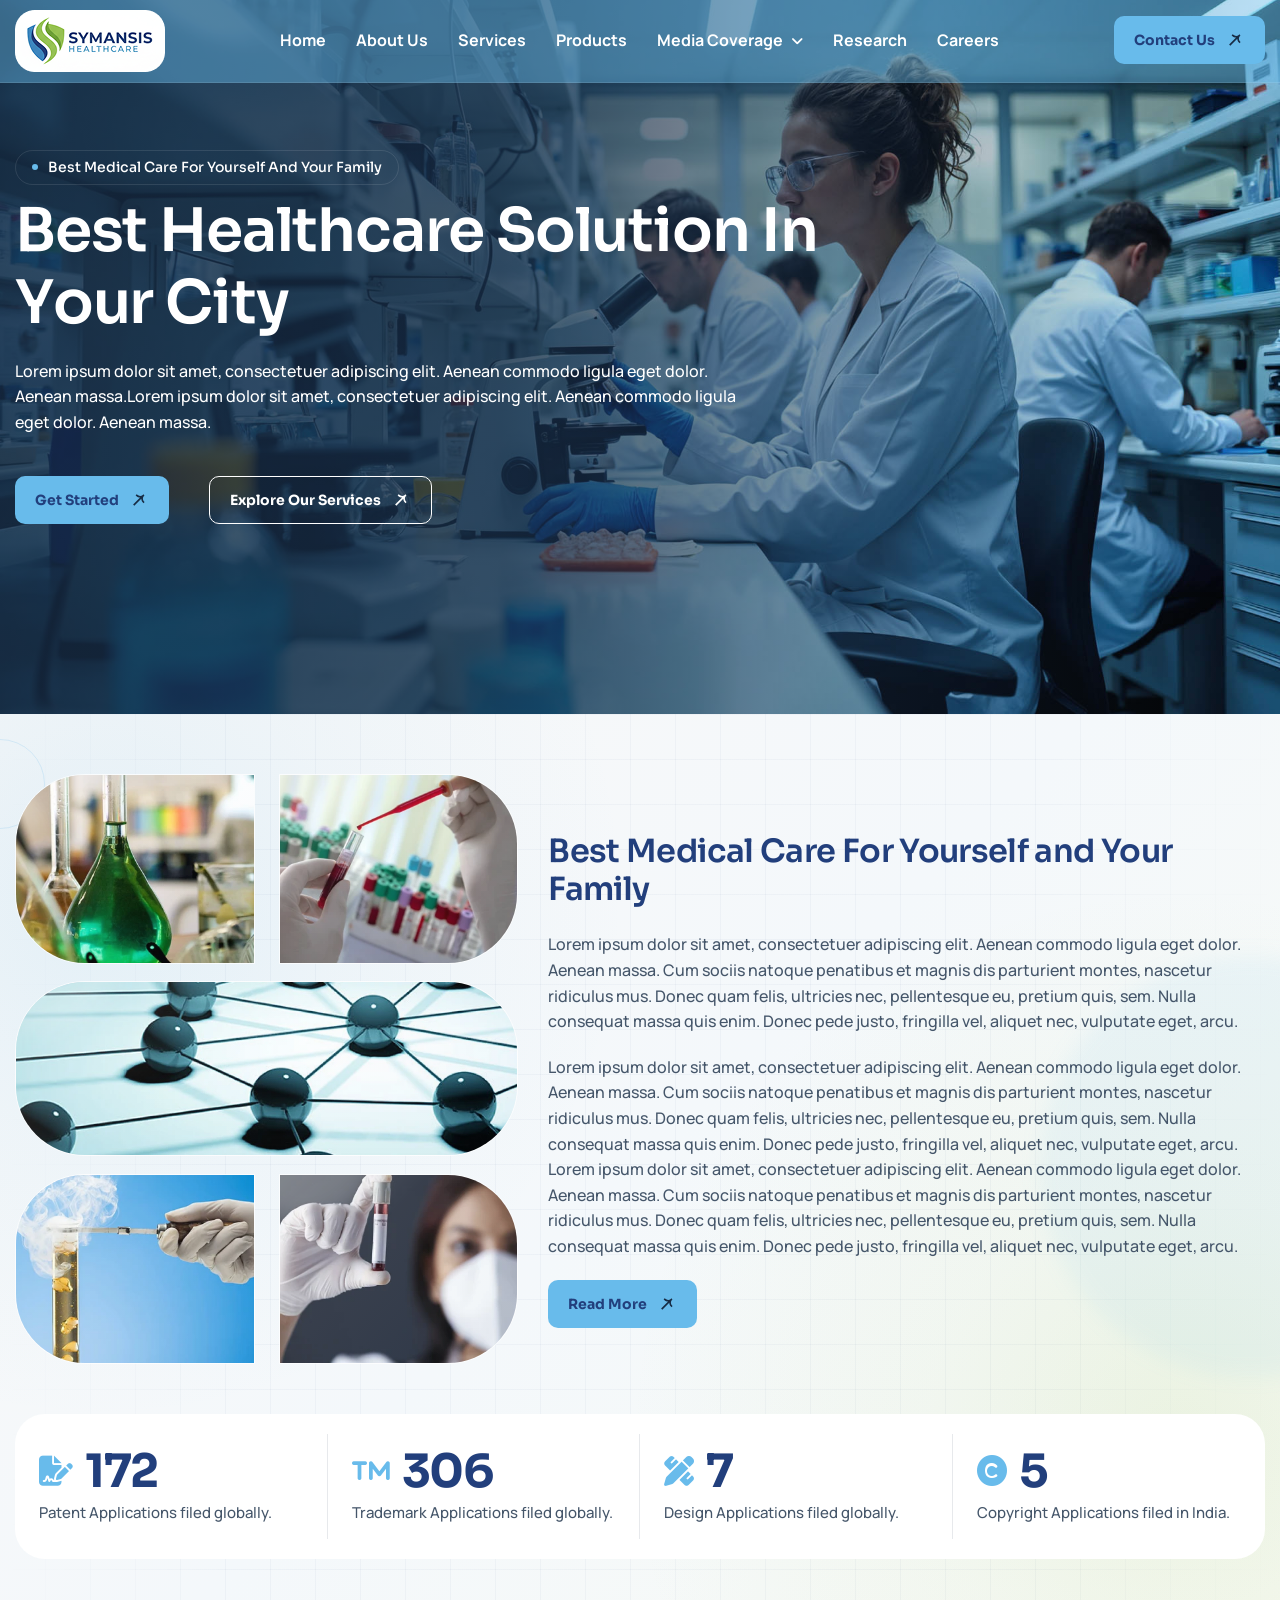
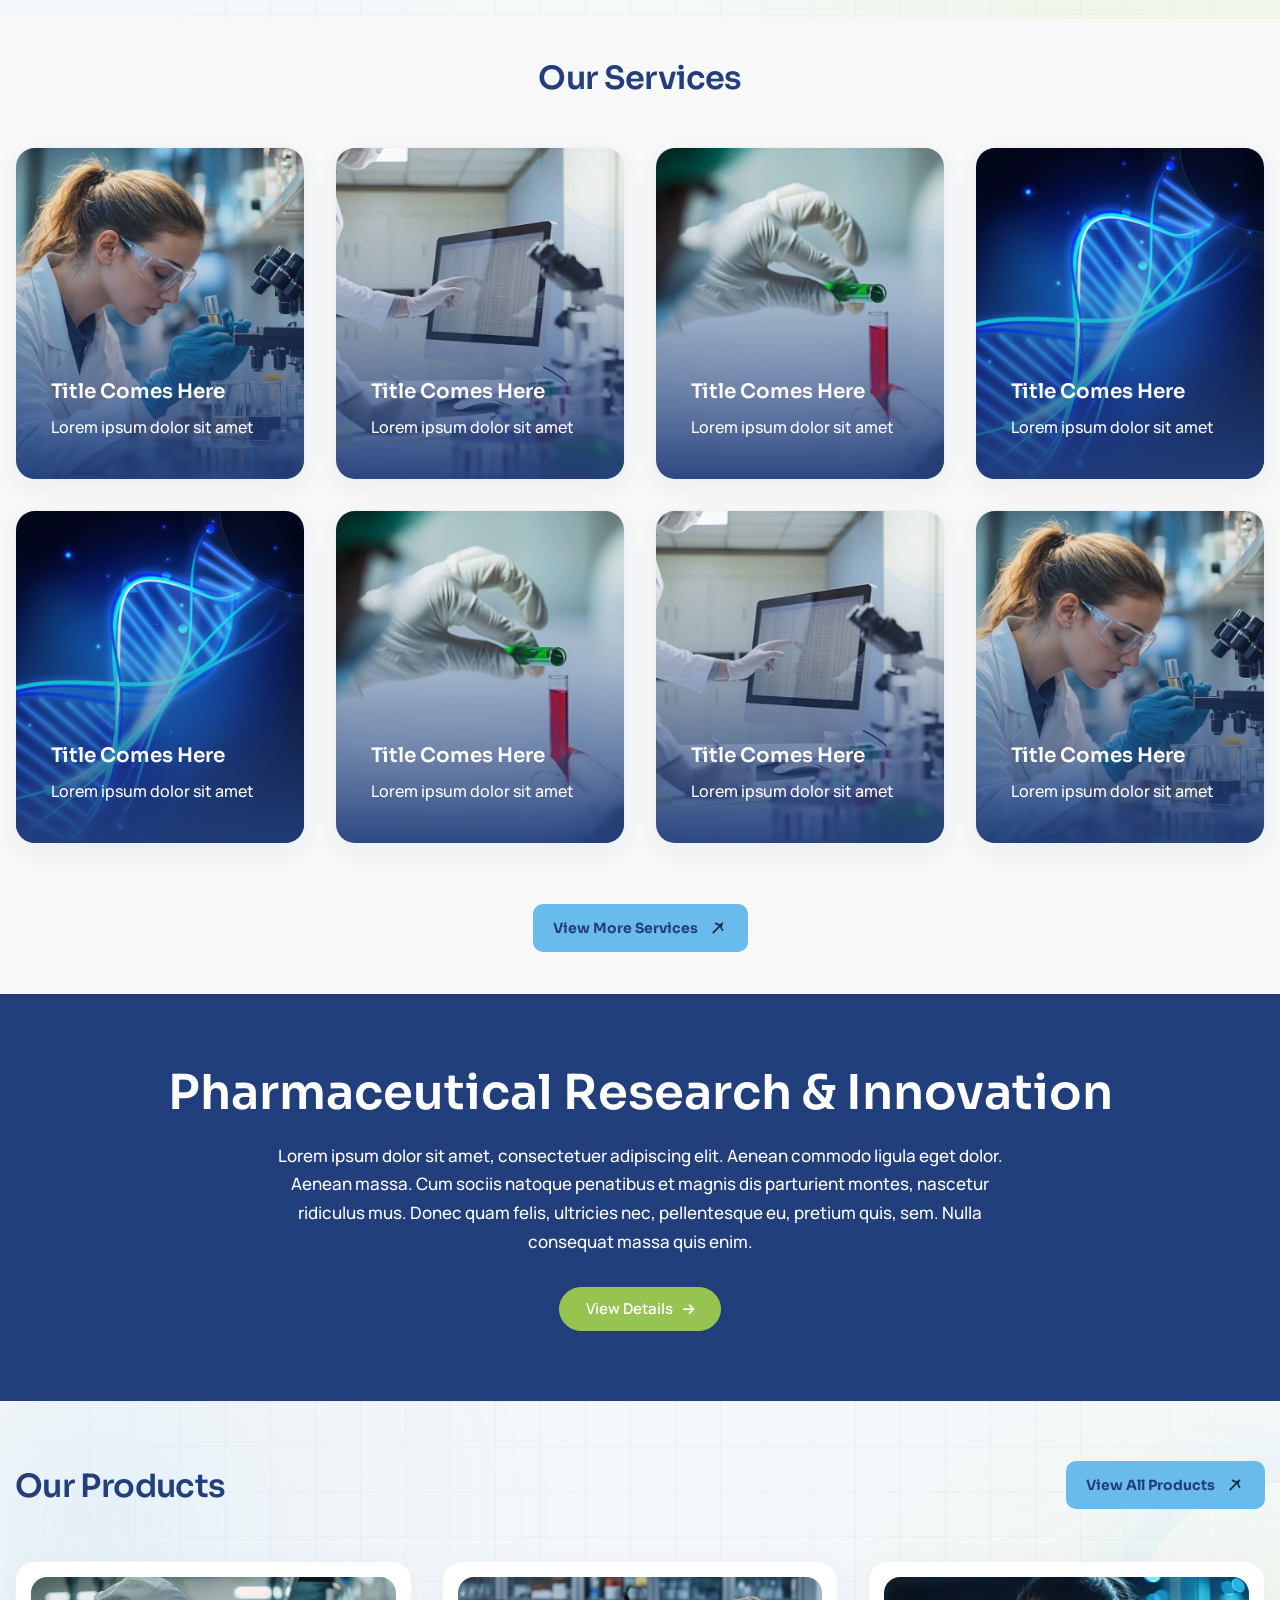
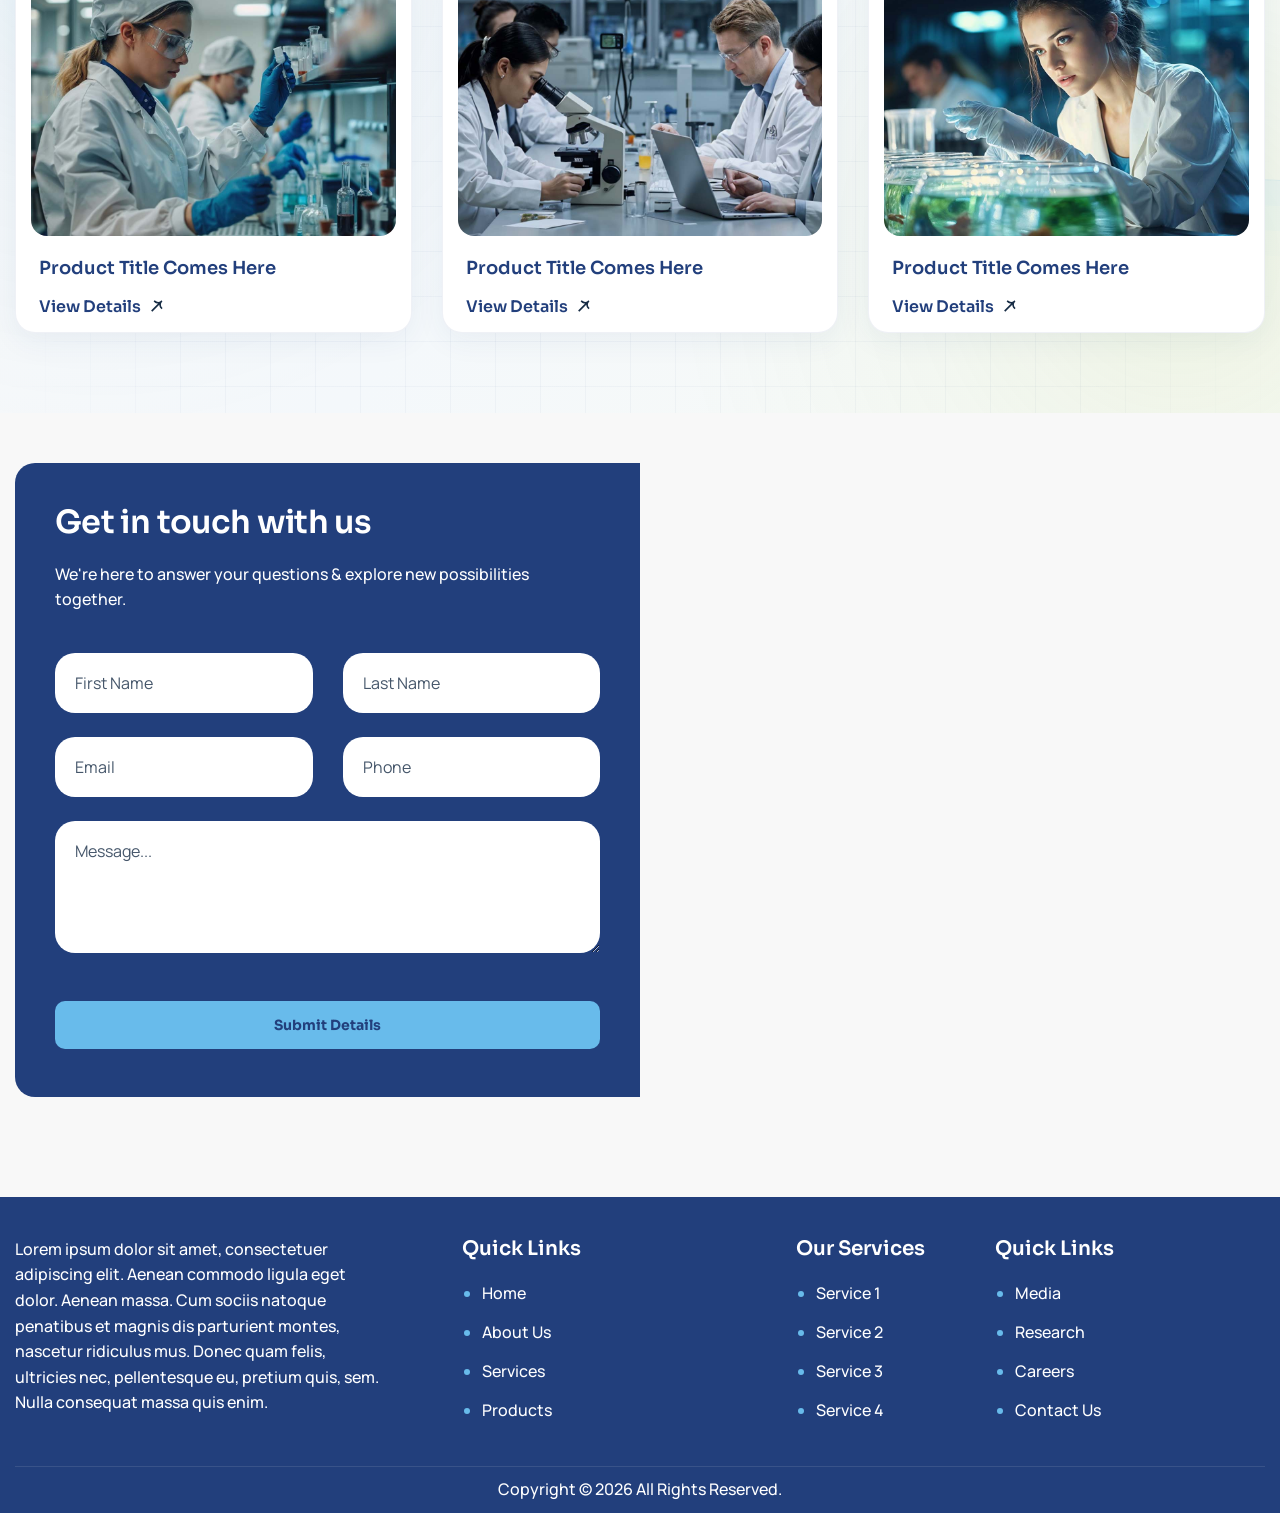
<file: index.html>
<!DOCTYPE html>
<html lang="zxx">
<head>
	<meta charset="utf-8">
	<meta http-equiv="X-UA-Compatible" content="IE=edge">
	<meta name="viewport" content="width=device-width, initial-scale=1.0, maximum-scale=1">
	<meta name="description" content="">
	<meta name="keywords" content="">
	<meta name="author" content="Awaiken">
  <title>Symansis</title>
	<link rel="shortcut icon" type="image/x-icon" href="images/favicon.webp">
	<link rel="preconnect" href="https://fonts.googleapis.com">
  <link rel="preconnect" href="https://fonts.gstatic.com" crossorigin>
  <link href="https://fonts.googleapis.com/css2?family=Manrope:wght@200..800&family=Sora:wght@100..800&display=swap" rel="stylesheet">
	<link href="css/bootstrap.min.css" rel="stylesheet" media="screen">
	<link href="css/slicknav.min.css" rel="stylesheet">
	<link rel="stylesheet" href="css/swiper-bundle.min.css">
	<link href="css/all.min.css" rel="stylesheet" media="screen">
	<link href="css/animate.css" rel="stylesheet">
	<link rel="stylesheet" href="css/magnific-popup.css">
	<link href="css/custom.css" rel="stylesheet" media="screen">
</head>
<body>
<!-- Preloader Start -->
<div class="preloader">
  <div class="preloader-content">
    <div class="preloader-spinner">
      <span></span>
      <span></span>
      <span></span>
      <span></span>
    </div>
    <div class="preloader-text"> Loading <span class="loading-dots">
        <i></i>
        <i></i>
        <i></i>
      </span>
    </div>
  </div>
</div>
<!-- Preloader End -->
<!-- Header Start -->
<header class="main-header">
<div class="header-sticky">
	<nav class="navbar navbar-expand-lg">
		<div class="container">
			<a class="navbar-brand" href="#"><img src="images/logo.png" alt="Logo"></a>
			<!-- Main Menu Start -->
			<div class="collapse navbar-collapse main-menu">
                <div class="nav-menu-wrapper">
                    <ul class="navbar-nav mr-auto" id="menu">
                        <li class="nav-item"><a class="nav-link" href="#">Home</a></li>
                        <li class="nav-item"><a class="nav-link" href="#">About Us</a>
                        <li class="nav-item"><a class="nav-link" href="#">Services</a></li>
                        <li class="nav-item"><a class="nav-link" href="#">Products</a></li>
                        <li class="nav-item submenu"><a class="nav-link" href="#">Media Coverage</a>
                            <ul>
                                <li class="nav-item"><a class="nav-link" href="#">Photos</a></li>
                                <li class="nav-item"><a class="nav-link" href="#">Videos</a></li>
                            </ul>
                        </li>
                        <li class="nav-item"><a class="nav-link" href="#">Research</a></li>
                        <li class="nav-item"><a class="nav-link" href="#">Careers</a></li>
                    </ul>
                </div>                
                <div class="header-btn"><a href="#" class="btn-default btn-highlighted">contact us</a></div>
            </div>
			<div class="navbar-toggle"></div>
		</div>
	</nav>
	<div class="responsive-menu"></div>
</div>
</header>
<div class="hero hero-video dark-section">
    <div class="hero-bg-video"><video autoplay muted loop id="myvideo"><source src="images/symansis-video.mp4" type="video/mp4"></video></div>
        <div class="container">
            <div class="row align-items-center">
                <div class="col-lg-8">
                    <div class="hero-content">
                        <div class="section-title">
                            <h3 class="wow fadeInUp">Best Medical Care For Yourself and Your Family</h3>
                            <h1 class="text-anime-style-3">Best Healthcare Solution In Your City</h1>
                            <p class="wow fadeInUp" data-wow-delay="0.2s">Lorem ipsum dolor sit amet, consectetuer adipiscing elit. Aenean commodo ligula eget dolor. Aenean massa.Lorem ipsum dolor sit amet, consectetuer adipiscing elit. Aenean commodo ligula eget dolor. Aenean massa.</p>
                        </div>
                        <div class="hero-btn wow fadeInUp" data-wow-delay="0.4s">
                            <a href="#" class="btn-default btn-highlighted">Get Started</a>
                            <a href="#" class="btn-default btn-border">Explore Our Services</a>
                        </div>
                    </div>
                </div>
            </div>
        </div>
    </div>
   <div class="about-us">
     <div class="container">
       <div class="row section-row align-items-center">
         <div class="col-lg-5">
           <div class="figma-glass-layout">
             <div class="glass-box glass-box-left-top d-none d-md-block">
               <img src="images/pharma-1.webp" alt="Pharmaceutical laboratory">
             </div>
             <div class="glass-box glass-box-right-top d-none d-md-block">
               <img src="images/pharma-2.webp" alt="Pharmaceutical research">
             </div>
             <div class="glass-box glass-box-center">
               <img src="images/pharma-3.webp" alt="Drug research and development">
             </div>
             <div class="glass-box glass-box-left-bottom d-none d-md-block">
               <img src="images/pharma-4.webp" alt="Chemical compounds">
             </div>
             <div class="glass-box glass-box-right-bottom d-none d-md-block">
               <img src="images/pharma-5.webp" alt="Pharmaceutical healthcare">
             </div>
           </div>
         </div>
         <div class="col-lg-7">
           <div class="section-title">
             <h2 class="text-anime-style-3 mt-4 mb-4">Best Medical Care For Yourself and Your Family</h2>
           </div>
           <div class="section-content-btn">
             <div class="section-title-content wow fadeInUp" data-wow-delay="0.2s">
               <p>Lorem ipsum dolor sit amet, consectetuer adipiscing elit. Aenean commodo ligula eget dolor. Aenean massa. Cum sociis natoque penatibus et magnis dis parturient montes, nascetur ridiculus mus. Donec quam felis, ultricies nec, pellentesque eu, pretium quis, sem. Nulla consequat massa quis enim. Donec pede justo, fringilla vel, aliquet nec, vulputate eget, arcu.</p>
               <p>Lorem ipsum dolor sit amet, consectetuer adipiscing elit. Aenean commodo ligula eget dolor. Aenean massa. Cum sociis natoque penatibus et magnis dis parturient montes, nascetur ridiculus mus. Donec quam felis, ultricies nec, pellentesque eu, pretium quis, sem. Nulla consequat massa quis enim. Donec pede justo, fringilla vel, aliquet nec, vulputate eget, arcu. Lorem ipsum dolor sit amet, consectetuer adipiscing elit. Aenean commodo ligula eget dolor. Aenean massa. Cum sociis natoque penatibus et magnis dis parturient montes, nascetur ridiculus mus. Donec quam felis, ultricies nec, pellentesque eu, pretium quis, sem. Nulla consequat massa quis enim. Donec pede justo, fringilla vel, aliquet nec, vulputate eget, arcu.</p>
               <a href="#" class="btn-default btn-highlighted">Read More</a>
             </div>
           </div>
         </div>
       </div>
       <div class="row">
         <div class="col-lg-12">
           <div class="pharma-counter-section">
             <!-- Counter 1 -->
             <div class="pharma-counter-item">
               <div class="pharma-counter-number">
                 <i class="fa-solid fa-file-signature"></i>
                 <span class="counter">812</span>
               </div>
               <p>Patent Applications filed globally.</p>
             </div>
             <!-- Counter 2 -->
             <div class="pharma-counter-item">
               <div class="pharma-counter-number">
                 <i class="fa-solid fa-trademark"></i>
                 <span class="counter">1430</span>
               </div>
               <p>Trademark Applications filed globally.</p>
             </div>
             <!-- Counter 3 -->
             <div class="pharma-counter-item">
               <div class="pharma-counter-number">
                 <i class="fa-solid fa-pen-ruler"></i>
                 <span class="counter">34</span>
               </div>
               <p>Design Applications filed globally.</p>
             </div>
             <!-- Counter 4 -->
             <div class="pharma-counter-item">
               <div class="pharma-counter-number">
                 <i class="fa-solid fa-copyright"></i>
                 <span class="counter">26</span>
               </div>
               <p>Copyright Applications filed in India.</p>
             </div>
           </div>
         </div>
       </div>
     </div>
   </div>
    <!-- About Us Section End -->

    <!-- Our Services Section Start -->
    <div class="our-services bg-section">
  <div class="container">
    <div class="row section-row align-items-center">
      <div class="col-lg-12">
        <div class="section-title text-center">
          <h2 class="text-anime-style-3">Our Services</h2>
        </div>
      </div>
    </div>
    <div class="row service-list">
      <div class="col-lg-3 col-md-6">
        <div class="service-item active wow fadeInUp">
          <div class="service-image">
            <img src="images/service-1.webp" alt="">
          </div>
          <div class="service-body">
            <div class="service-body-header">
              <div class="service-readmore-btn">
                <a href="#">
                  <img src="images/arrow-white.svg" alt="">
                </a>
              </div>
            </div>
            <div class="service-content">
              <h3><a href="#">Title Comes Here</a></h3>
              <p>Lorem ipsum dolor sit amet</p>
            </div>
          </div>
        </div>
      </div>
      <div class="col-lg-3 col-md-6">
        <div class="service-item wow fadeInUp" data-wow-delay="0.2s">
          <div class="service-image">
            <img src="images/service-2.webp" alt="">
          </div>
          <div class="service-body">
            <div class="service-body-header">
              <div class="service-readmore-btn">
                <a href="#">
                  <img src="images/arrow-white.svg" alt="">
                </a>
              </div>
            </div>
            <div class="service-content">
              <h3><a href="#">Title Comes Here</a></h3>
              <p>Lorem ipsum dolor sit amet</p>
            </div>
          </div>
        </div>
      </div>
      <div class="col-lg-3 col-md-6">
        <div class="service-item wow fadeInUp" data-wow-delay="0.4s">
          <div class="service-image">
            <img src="images/service-3.webp" alt="">
          </div>
          <div class="service-body">
            <div class="service-body-header">
              <div class="service-readmore-btn">
                <a href="#">
                  <img src="images/arrow-white.svg" alt="">
                </a>
              </div>
            </div>
            <div class="service-content">
              <h3><a href="#">Title Comes Here</a></h3>
              <p>Lorem ipsum dolor sit amet</p>
            </div>
          </div>
        </div>
      </div>
      <div class="col-lg-3 col-md-6">
        <div class="service-item wow fadeInUp" data-wow-delay="0.6s">
          <div class="service-image">
            <img src="images/service-4.webp" alt="">
          </div>
          <div class="service-body">
            <div class="service-body-header">
              <div class="service-readmore-btn">
                <a href="#">
                  <img src="images/arrow-white.svg" alt="">
                </a>
              </div>
            </div>
            <div class="service-content">
              <h3><a href="#">Title Comes Here</a></h3>
              <p>Lorem ipsum dolor sit amet</p>
            </div>
          </div>
        </div>
      </div>
      <div class="col-lg-3 col-md-6">
        <div class="service-item active wow fadeInUp">
          <div class="service-image">
            <img src="images/service-4.webp" alt="">
          </div>
          <div class="service-body">
            <div class="service-body-header">
              <div class="service-readmore-btn">
                <a href="#">
                  <img src="images/arrow-white.svg" alt="">
                </a>
              </div>
            </div>
            <div class="service-content">
              <h3><a href="#">Title Comes Here</a></h3>
              <p>Lorem ipsum dolor sit amet</p>
            </div>
          </div>
        </div>
      </div>
      <div class="col-lg-3 col-md-6">
        <div class="service-item wow fadeInUp" data-wow-delay="0.2s">
          <div class="service-image">
            <img src="images/service-3.webp" alt="">
          </div>
          <div class="service-body">
            <div class="service-body-header">
              <div class="service-readmore-btn">
                <a href="#">
                  <img src="images/arrow-white.svg" alt="">
                </a>
              </div>
            </div>
            <div class="service-content">
              <h3><a href="#">Title Comes Here</a></h3>
              <p>Lorem ipsum dolor sit amet</p>
            </div>
          </div>
        </div>
      </div>
      <div class="col-lg-3 col-md-6">
        <div class="service-item wow fadeInUp" data-wow-delay="0.4s">
          <div class="service-image">
            <img src="images/service-2.webp" alt="">
          </div>
          <div class="service-body">
            <div class="service-body-header">
              <div class="service-readmore-btn">
                <a href="#">
                  <img src="images/arrow-white.svg" alt="">
                </a>
              </div>
            </div>
            <div class="service-content">
              <h3><a href="#">Title Comes Here</a></h3>
              <p>Lorem ipsum dolor sit amet</p>
            </div>
          </div>
        </div>
      </div>
      <div class="col-lg-3 col-md-6">
        <div class="service-item wow fadeInUp" data-wow-delay="0.6s">
          <div class="service-image">
            <img src="images/service-1.webp" alt="">
          </div>
          <div class="service-body">
            <div class="service-body-header">
              <div class="service-readmore-btn">
                <a href="#">
                  <img src="images/arrow-white.svg" alt="">
                </a>
              </div>
            </div>
            <div class="service-content">
              <h3><a href="#">Title Comes Here</a></h3>
              <p>Lorem ipsum dolor sit amet</p>
            </div>
          </div>
        </div>
      </div>
      <div class="col-lg-12">
        <!-- Section Footer Text Start-->
        <div class="section-footer-text wow fadeInUp" data-wow-delay="0.8s">
          <a href="#" class="btn-default btn-highlighted">View More Services</a>
        </div>
        <!-- Section Footer Text End-->
      </div>
    </div>
  </div>
</div>
<!-- Our Services Section End -->
<div class="video-parallax-section">
    <div class="video-parallax-bg">
        <video autoplay muted loop playsinline><source src="images/why-video.mp4" type="video/mp4"></video>
    </div>
    <div class="video-parallax-overlay"></div>
    <div class="container">
        <div class="row justify-content-center">
            <div class="col-lg-12 col-md-12">
                <div class="video-parallax-content">
                    <h2>Pharmaceutical Research & Innovation</h2>
                    <p>Lorem ipsum dolor sit amet, consectetuer adipiscing elit. Aenean commodo ligula eget dolor. Aenean massa. Cum sociis natoque penatibus et magnis dis parturient montes, nascetur ridiculus mus. Donec quam felis, ultricies nec, pellentesque eu, pretium quis, sem. Nulla consequat massa quis enim.</p>
                    <a href="#" class="video-details-btn">View Details<i class="fa-solid fa-arrow-right"></i></a>
                </div>
            </div>
        </div>
    </div>
</div>


    <!-- Our Blog Section Start -->
    <div class="our-blog">
        <div class="container">
            <div class="row section-row align-items-center">
                <div class="col-lg-6">
                    <div class="section-title"><h2 class="text-anime-style-3">Our Products</h2></div>
                </div>
                <div class="col-lg-6">
                    <div class="section-btn wow fadeInUp" data-wow-delay="0.2s"><a href="#" class="btn-default">View All Products</a></div>
                </div>
            </div>
            <div class="row">
                <div class="col-lg-4 col-md-6">
                    <div class="post-item wow fadeInUp">
                        <div class="post-featured-image">
                            <a href="#" data-cursor-text="View"><figure class="image-anime"><img src="images/post-1.jpg" alt=""></figure></a>                            
                        </div>
                        <div class="post-item-body">
                            <div class="post-item-content"><h2><a href="#">Product Title Comes Here</a></h2></div>
                            <div class="post-item-btn"><a href="#" class="readmore-btn">View Details</a></div>
                        </div>
                    </div>
                </div>
                <div class="col-lg-4 col-md-6">
                    <div class="post-item wow fadeInUp" data-wow-delay="0.2s">
                        <div class="post-featured-image">
                            <a href="#" data-cursor-text="View"><figure class="image-anime"><img src="images/post-2.jpg" alt=""></figure></a>                            
                        </div>
                        <div class="post-item-body">
                            <div class="post-item-content">
                                <h2><a href="#">Product Title Comes Here</a></h2>
                            </div>
                            <div class="post-item-btn">
                                <a href="#" class="readmore-btn">View Details</a>
                            </div>
                        </div>
                    </div>
                </div>
                <div class="col-lg-4 col-md-6">
                    <div class="post-item wow fadeInUp" data-wow-delay="0.4s">
                        <div class="post-featured-image">
                            <a href="#" data-cursor-text="View">
                                <figure class="image-anime">
                                    <img src="images/post-3.jpg" alt="">
                                </figure>    
                            </a>                            
                        </div>
                        <div class="post-item-body">
                            <div class="post-item-content">
                                <h2><a href="#">Product Title Comes Here</a></h2>
                            </div>
                            <div class="post-item-btn">
                                <a href="#" class="readmore-btn">View Details</a>
                            </div>
                        </div>
                    </div>
                </div>
            </div>
        </div>
    </div>
    <!-- Our Blog Section End -->
    <!-- Contact Form Map Section Start -->
    <div class="contact-form-map">
        <div class="container">
            <div class="row">
                <div class="col-lg-12">
                    <div class="contact-form-box">
                        <div class="contact-us-form">
                            <div class="section-title">
                                <h2 class="text-anime-style-3" data-cursor="-opaque">Get in touch with us</h2>
                                <p class="wow fadeInUp" data-wow-delay="0.2s">We're here to answer your questions & explore new possibilities together.</p>
                            </div>
                            <div class="contact-form wow fadeInUp" data-wow-delay="0.4s">
                                <form id="contactForm" action="#" method="POST" data-toggle="validator">
                                    <div class="row">                                
                                        <div class="form-group col-md-6 mb-4">
                                            <input type="text" name="fname" class="form-control" id="fname" placeholder="First Name" required>
                                            <div class="help-block with-errors"></div>
                                        </div>
                                        <div class="form-group col-md-6 mb-4">
                                            <input type="text" name="lname" class="form-control" id="lname" placeholder="Last Name" required>
                                            <div class="help-block with-errors"></div>
                                        </div>
                                        <div class="form-group col-md-6 mb-4">
                                            <input type="email" name ="email" class="form-control" id="email" placeholder="Email" required>
                                            <div class="help-block with-errors"></div>
                                        </div>
                                        <div class="form-group col-md-6 mb-4">
                                            <input type="text" name="phone" class="form-control" id="phone" placeholder="Phone" required>
                                            <div class="help-block with-errors"></div>
                                        </div>
                                        <div class="form-group col-md-12 mb-5">
                                            <textarea name="message" class="form-control" id="message" rows="4" placeholder="Message..."></textarea>
                                            <div class="help-block with-errors"></div>
                                        </div>
                                        <div class="col-md-12">
                                            <button type="submit" class="btn-default btn-highlighted"><span>Submit Details</span></button>
                                            <div id="msgSubmit" class="h3 hidden"></div>
                                        </div>
                                    </div>
                                </form>
                            </div>
                        </div>
                        <div class="google-map">
                            <iframe src="https://www.google.com/maps/embed?pb=!1m18!1m12!1m3!1d578028.581659371!2d78.07838586924265!3d17.412077907948387!2m3!1f0!2f0!3f0!3m2!1i1024!2i768!4f13.1!3m3!1m2!1s0x3bcb99daeaebd2c7%3A0xae93b78392bafbc2!2sHyderabad%2C%20Telangana!5e1!3m2!1sen!2sin!4v1788257586887!5m2!1sen!2sin" width="600" height="450" style="border:0;" allowfullscreen="" loading="lazy" referrerpolicy="strict-origin-when-cross-origin"></iframe>
                        </div>
                    </div>
                </div>
            </div>
        </div>
    </div>
    <!-- Contact Form Map Section End -->
    <!-- Footer Start -->
    <footer class="main-footer bg-section dark-section">
        <div class="container">
            <div class="row">
                <div class="col-lg-4">
                    <div class="about-footer">
                        <div class="about-footer-content">
                            <p>Lorem ipsum dolor sit amet, consectetuer adipiscing elit. Aenean commodo ligula eget dolor. Aenean massa. Cum sociis natoque penatibus et magnis dis parturient montes, nascetur ridiculus mus. Donec quam felis, ultricies nec, pellentesque eu, pretium quis, sem. Nulla consequat massa quis enim.</p>
                        </div>           
                    </div>
                </div>
                <div class="col-lg-5 col-md-7 col-6">
                    <div class="footer-links-box">
                        <div class="footer-links">
                            <h3>Quick Links</h3>
                            <ul>
                                <li><a href="#">Home</a></li>
                                <li><a href="#">About us</a></li>
                                <li><a href="#">services</a></li>
                                <li><a href="#">Products</a></li>
                            </ul>
                        </div>
                        <div class="footer-links">
                            <h3>Our Services</h3>
                            <ul>
                                <li><a href="#">Service 1</a></li>
                                <li><a href="#">Service 2</a></li>
                                <li><a href="#">Service 3</a></li>
                                <li><a href="#">Service 4</a></li>
                            </ul>
                        </div>
                    </div>
                </div>
                <div class="col-lg-3 col-md-5 col-6">
                    <div class="footer-links-box">
                        <div class="footer-links">
                            <h3>Quick Links</h3>
                            <ul>
                                <li><a href="#">Media</a></li>
                                <li><a href="#">Research</a></li>
                                <li><a href="#">Careers</a></li>
                                <li><a href="#">contact us</a></li>
                            </ul>
                        </div>
                    </div>
                </div>
                <div class="col-lg-12">
                    <div class="footer-copyright-text">
                        <p>Copyright © 2026 All Rights Reserved.</p>
                    </div>
                </div>
            </div>
        </div>
    </footer>
    <!-- Footer End -->
    <script>
    window.addEventListener("scroll", function () {
        const navbar = document.querySelector(".navbar");
        if (window.scrollY > 50) {
            navbar.classList.add("scrolled");
        } else {
            navbar.classList.remove("scrolled");
        }
    });
    </script>
    <script src="js/jquery-3.7.1.min.js"></script>
    <script src="js/bootstrap.min.js"></script>
    <script src="js/jquery.slicknav.js"></script>
    <script src="js/swiper-bundle.min.js"></script>
    <script src="js/jquery.waypoints.min.js"></script>
    <script src="js/jquery.counterup.min.js"></script>
    <script src="js/jquery.magnific-popup.min.js"></script>
    <script src="js/SmoothScroll.js"></script>
    <script src="js/parallaxie.js"></script>
    <script src="js/SplitText.js"></script>
    <script src="js/wow.min.js"></script>
    <script src="js/function.js"></script>
</body>
</html>
</file>
<file: css/custom.css>
:root{
	--primary-color				: #223F7C;
	--secondary-color			: #97C351;
	--bg-color					: #F8F8F8;
	--text-color				: #45566A;
	--green-light				: #97c35112;
	--accent-color				: #68BBEB;
	--white-color				: #FFFFFF;
	--divider-color				: #172C451A;
	--dark-divider-color		: #FFFFFF1A;
	--error-color				: rgb(230, 87, 87);
	--default-font				: "Manrope", sans-serif;
	--accent-font				: "Sora", sans-serif;
}
/*** 02. General css ***/
body {position:relative; font-family:var(--default-font); font-size:16px; font-weight:500; line-height:1em; color:var(--text-color); background:var(--bg-color);}
::-webkit-scrollbar-track {background-color:var(--secondary-color); border-left:1px solid var(--secondary-color);}
::-webkit-scrollbar {width:7px; background-color:var(--secondary-color);}
::-webkit-scrollbar-thumb {background:var(--primary-color);}
::selection {color:var(--primary-color); background-color:var(--accent-color); filter:invert(1);}
p {line-height:1.6em; margin-bottom:1.5em;}
h1, h2, h3, h4, h5, h6 {margin:0; font-family:var(--accent-font); font-weight:600; line-height:1.2em; color:var(--primary-color);}
figure {margin:0;}
img {max-width:100%;}
a {text-decoration:none;}
a:hover {text-decoration:none; outline:0;}
a:focus {text-decoration:none; outline:0;}
html, body {width:100%; overflow-x:clip;}
.container {max-width:1300px;}
.container, .container-fluid, .container-lg, .container-md, .container-sm, .container-xl, .container-xxl {padding-right:15px; padding-left:15px;}
.image-anime {position:relative; overflow:hidden;}
.image-anime:after {content:""; position:absolute; width:200%; height:0%; left:50%; top:50%; background-color:rgba(255,255,255,.3); transform:translate(-50%, -50%) rotate(-45deg); z-index:1;}
.image-anime:hover:after {height:250%; transition:all 600ms linear; background-color:transparent;}
.reveal {position:relative; display:-webkit-inline-box; display:-ms-inline-flexbox; display:inline-flex; visibility:hidden; overflow:hidden;}
.reveal img {height:100%; width:100%; -o-object-fit:cover; object-fit:cover; -webkit-transform-origin:left; transform-origin:left;}
.row {margin-right:-15px; margin-left:-15px;}
.row > * {padding-right:15px; padding-left:15px;}
.row.no-gutters {margin-right:0px; margin-left:0px;}
.row.no-gutters > * {padding-right:0px; padding-left:0px;}
.btn-default {position:relative; display:inline-block; background:var(--accent-color); border-radius:10px; font-family:var(--accent-font); font-size:14px; font-weight:700; line-height:1em; text-transform:capitalize; color:var(--primary-color); border:none; padding:17px 50px 17px 20px; overflow:hidden; transition:all 0.4s ease-in-out; z-index:0;}
.btn-default:hover {color:var(--white-color);}
.btn-default::before {content:''; position:absolute; top:50%; right:20px; width:20px; height:20px; background-image:url('../images/arrow-primary.svg'); background-repeat:no-repeat; background-position:center center; background-size:cover; transform:translateY(-50%); transition:all 0.4s ease-in-out; z-index:1;}
.btn-default:hover::before {transform:translateY(-50%) rotate(45deg); filter:brightness(0) invert(1);}
.btn-default::after {content:''; position:absolute; left:0; bottom:0%; width:102%; height:100%; background-color:var(--primary-color); transition:all 0.5s ease-in-out; z-index:-1; transform:skewY(9.3deg) scaleY(0);}
.btn-default:hover::after {transform:skewY(0deg) scaleY(2);}
.btn-default.btn-highlighted:hover {color:var(--primary-color);}
.btn-default.btn-highlighted:hover::before {filter:none;}
.btn-default.btn-highlighted::after {background-color:var(--white-color);}
.btn-default.btn-border {background:transparent; color:var(--white-color); border:1px solid var(--white-color); padding:16px 50px 16px 20px;}
.btn-default.btn-border:hover {color:var(--primary-color);}
.btn-default.btn-border::before {background-image:url('../images/arrow-white.svg');}
.btn-default.btn-border:hover:before {filter:brightness(0) invert(0);}
.btn-default.btn-border::after {background:var(--white-color);}
.readmore-btn {position:relative; font-family:var(--accent-font); font-size:16px; font-weight:600; line-height:normal; text-transform:capitalize; color:var(--primary-color); padding-right:26px;}
.readmore-btn::before {content:''; position:absolute; top:0; right:0; background-image:url('../images/arrow-primary.svg'); background-repeat:no-repeat; background-size:cover; width:20px; height:20px; transition:all 0.3s ease-in-out;}
.readmore-btn:hover::before {transform:rotate(45deg);}
.cb-cursor:before {background:var(--accent-color);}
.preloader {position:fixed; inset:0; width:100%; height:100vh; background:var(--primary-color); display:flex; align-items:center; justify-content:center; z-index:99999; overflow:hidden;}
.preloader-content {display:flex; flex-direction:column; align-items:center; justify-content:center; text-align:center;}
.preloader-spinner {position:relative; width:70px; height:70px; margin-bottom:22px;}
.preloader-spinner span {position:absolute; top:50%; left:50%; width:50px; height:50px; border:3px solid transparent; border-top-color:var(--accent-color); border-right-color:var(--accent-color); border-radius:50%; transform:translate(-50%, -50%); animation:pharma-spin 1.2s linear infinite;}
.preloader-spinner span:nth-child(2) {width:38px; height:38px; border-top-color:var(--secondary-color); border-right-color:transparent; animation-duration:1s; animation-direction:reverse;}
.preloader-spinner span:nth-child(3) {width:26px; height:26px; border-top-color:var(--white-color); border-right-color:transparent; animation-duration:0.8s;}
.preloader-spinner span:nth-child(4) {width:8px; height:8px; background:var(--accent-color); border:0; animation:preloader-pulse 1s ease-in-out infinite;}
.preloader-text {display:flex; align-items:center; color:var(--white-color); font-family:var(--default-font); font-size:14px; font-weight:600; letter-spacing:1px;}
.loading-dots {display:inline-flex; margin-left:4px; gap:3px;}
.loading-dots i {width:4px; height:4px; background:var(--accent-color); border-radius:50%; display:block; animation:loading-dot 1.2s infinite ease-in-out;}
.loading-dots i:nth-child(1) {animation-delay:0s;}
.loading-dots i:nth-child(2) {animation-delay:0.15s;}
.loading-dots i:nth-child(3) {animation-delay:0.3s;}
@keyframes pharma-spin {0% {transform:translate(-50%, -50%) rotate(0deg);}100% {transform:translate(-50%, -50%) rotate(360deg);}}
@keyframes preloader-pulse {0%, 100% {transform:translate(-50%, -50%) scale(0.7); opacity:0.5;}50% {transform:translate(-50%, -50%) scale(1.2); opacity:1;}}
@keyframes loading-dot {0%, 60%, 100% {transform:translateY(0); opacity:0.4;}30% {transform:translateY(-4px); opacity:1;}}
@media (max-width: 767px) {.preloader-spinner {width:60px; height:60px; margin-bottom:18px;}.preloader-spinner span {width:44px; height:44px;}.preloader-spinner span:nth-child(2) {width:34px; height:34px;}.preloader-spinner span:nth-child(3) {width:24px; height:24px;}.preloader-text {font-size:13px;}}
@keyframes rotate-loading {0% {transform:rotate(0deg);}100% {transform:rotate(360deg);}}
.bg-section {width:100%; /*background-color:var(--green-light);*/ margin:0 auto;}
.dark-section {background-color:var(--primary-color);}
.section-row {margin-bottom:50px;}.section-row .section-title {margin-bottom:0;}.section-row .section-title.section-title-center {width:100%; max-width:700px; margin:0 auto; text-align:center;}.section-btn {text-align:right;}.section-content-btn .section-btn {margin-top:30px; text-align:left;}.section-title-content p {margin-bottom:20px;}.section-title-content p:last-child {margin-bottom:0;}.section-title {margin-bottom:40px;}.section-title h3 {position:relative; display:inline-block; border:1px solid var(--divider-color); border-radius:100px; font-size:14px; font-weight:500; text-transform:capitalize; color:var(--primary-color); padding:8px 16px 8px 32px; margin-bottom:10px;}.section-title h3::before {content:''; position:absolute; left:16px; top:50%; transform:translateY(-50%); background:var(--accent-color); border-radius:50%; width:6px; height:6px;}.section-title h1 {font-size:60px; font-weight:600; line-height:1.2em; letter-spacing:-0.02em; margin-bottom:0;}.section-title h2 {font-size:32px; font-weight:600; line-height:1.2em; letter-spacing:-0.02em; margin-bottom:0;}.section-title p {margin-top:20px; margin-bottom:0;}.bg-section .section-title h3 {border-color:var(--primary-color);}.bg-section .section-title h3::before {background:var(--primary-color);}.dark-section .section-title h3, .dark-section .section-title h1, .dark-section .section-title h2, .dark-section .section-title p, .dark-section .section-title-content p {color:var(--white-color);}.dark-section .section-title h3 {border-color:var(--dark-divider-color);}.dark-section .section-title h3::before {background:var(--accent-color);}.help-block.with-errors ul {margin:0; text-align:left;}.help-block.with-errors ul li {color:var(--error-color); font-weight:500; font-size:14px;}
/**** 03. Header css ****/
header.main-header {position:absolute; top:0; width:100%; border-bottom:1px solid var(--dark-divider-color); z-index:100; background:#68bbeb70;}
header.main-header .header-sticky {position:relative; top:0; width:100%; z-index:100;}
header.main-header .header-sticky.hide {transform:translateY(-100%); transition:transform 0.3s ease-in-out; border-radius:0;}
header.main-header .header-sticky.active {position:fixed; top:0; left:0; right:0; border-radius:0; transform:translateY(0); background:var(--primary-color); border-bottom:1px solid var(--dark-divider-color); padding:0 15px;}
.navbar {padding:10px 0; align-items:center;}
@media (min-width:768px) {.navbar.scrolled {position:fixed; top:0; left:0; width:100%; z-index:9999; background:#4c83ba;}}
@media (max-width:767px) {.navbar.scrolled {position:relative; top:auto; left:auto; width:100%; z-index:100; background:transparent;}header.main-header .header-sticky.active {position:relative; top:auto; left:auto; right:auto; transform:none; background:transparent; padding:0; border-bottom:1px solid var(--dark-divider-color);}header.main-header .header-sticky.hide {transform:none;}}

.navbar-brand {padding:0; margin:0;}
.main-menu .nav-menu-wrapper {flex:1; text-align:center; margin:0 1.042vw;}
.main-menu .nav-menu-wrapper > ul {align-items:center; display:inline-flex;}
.main-menu ul li {margin:0 5px; position:relative;}
.main-menu ul li a {font-size:16px; font-weight:700; line-height:1.2em; padding:14px 10px !important; color:var(--white-color); text-transform:capitalize; transition:all 0.3s ease-in-out;}
.main-menu ul li.submenu > a:after {content:'\f107'; font-family:'FontAwesome'; font-weight:900; font-size:14px; margin-left:8px;}
.main-menu ul li a:hover, .main-menu ul li a:focus {color:var(--accent-color);}
.main-menu ul ul {visibility:hidden; opacity:0; transform:scale(1,0.8); transform-origin:top; padding:0; margin:0; list-style:none; width:235px; border-radius:12px; position:absolute; left:0; top:100%; background:var(--accent-color); transition:all 0.3s ease-in-out; text-align:left;}
.main-menu ul li.submenu:first-child ul {width:235px;}
.main-menu ul ul ul {left:100%; top:0; text-align:left;}
.main-menu ul li:hover > ul {visibility:visible; opacity:1; transform:scale(1,1); padding:5px 0;}
.main-menu ul li.submenu ul li.submenu > a:after {content:'\f105'; float:right;}
.main-menu ul ul li {margin:0; padding:0;}
.main-menu ul ul li a {color:var(--primary-color); padding:8px 20px !important; transition:all 0.3s ease-in-out;}
.main-menu ul ul li a:hover, .main-menu ul ul li a:focus {color:var(--primary-color); background-color:transparent; padding:8px 20px 8px 23px !important;}
.main-menu ul li.highlighted-menu {display:none;}
.responsive-menu, .navbar-toggle {display:none;}
.responsive-menu {top:0; position:relative;}
.slicknav_btn {background:#ffffff; padding:0; display:flex; align-items:center; justify-content:center; width:38px; height:38px; margin:0; border-radius:6px;}
.slicknav_icon .slicknav_icon-bar {display:block; width:22px; height:3px; background-color:var(--primary-color); border-radius:6px; margin:4px auto !important; transition:all 0.1s ease-in-out;}
.slicknav_icon .slicknav_icon-bar:first-child {margin-top:0 !important;}
.slicknav_icon .slicknav_icon-bar:last-child {margin-bottom:0 !important;}
.navbar-toggle a.slicknav_btn.slicknav_open .slicknav_icon span.slicknav_icon-bar:nth-child(1) {transform:rotate(-45deg) translate(-5px,5px);}
.navbar-toggle a.slicknav_btn.slicknav_open .slicknav_icon span.slicknav_icon-bar:nth-child(2) {opacity:0;}
.navbar-toggle a.slicknav_btn.slicknav_open .slicknav_icon span.slicknav_icon-bar:nth-child(3) {transform:rotate(45deg) translate(-5px,-5px);}
.slicknav_menu {position:absolute; width:100%; padding:0; background:#ffffff;}
.slicknav_menu ul {margin:5px 0;}
.slicknav_menu ul ul {margin:0;}
.slicknav_nav .slicknav_row, .slicknav_nav li a {position:relative; font-size:16px; font-weight:500; text-transform:capitalize; padding:7px 20px; color:var(--primary-color); line-height:normal; margin:0; border-radius:0 !important; transition:all 0.3s ease-in-out;}
.slicknav_nav a:hover, .slicknav_nav a:focus, .slicknav_nav .slicknav_row:hover {background-color:transparent; color:var(--text-color);}
.slicknav_menu ul ul li a {padding:7px 20px 7px 30px;}
.slicknav_arrow {font-size:0 !important;}
.slicknav_arrow:after {content:'\f107'; font-family:'FontAwesome'; font-weight:900; font-size:12px; margin-left:8px; color:var(--primary-color); position:absolute; right:15px; top:50%; transform:translateY(-50%); transition:all 0.3s ease-out;}
.slicknav_open > a .slicknav_arrow:after {transform:translateY(-50%) rotate(-180deg); color:var(--text-color);}

/*** 04. Hero css ***/
.hero {position:relative; background:url('../images/hero-bg.jpg') no-repeat; background-position:center center; background-size:cover; padding:150px 0 190px;}
.hero::before {content:''; display:block; position:absolute; top:0; bottom:0; left:0; right:0; background:linear-gradient(270deg, rgba(23, 44, 69, 0.00) 0%, rgba(23, 44, 69, 0.80) 60.83%); width:100%; height:100%; z-index:1;}
.hero.hero-video .hero-bg-video {position:absolute; top:0; right:0; left:0; bottom:0; width:100%; height:100%;}
.hero.hero-video .hero-bg-video video {width:100%; height:100%; object-fit:cover;}
.hero.hero-slider-layout {background:none; padding:0;}
.hero.hero-slider-layout .hero-slide {position:relative; padding:250px 0 190px;}
.hero.hero-slider-layout .hero-slide::before {content:''; display:block; position:absolute; top:0; bottom:0; left:0; right:0; background:linear-gradient(270deg, rgba(23, 44, 69, 0.00) 0%, rgba(23, 44, 69, 0.80) 60.83%); width:100%; height:100%; z-index:1;}
.hero.hero-slider-layout .hero-slide .hero-slider-image {position:absolute; top:0; right:0; left:0; bottom:0;}
.hero.hero-slider-layout .hero-slide .hero-slider-image img {width:100%; height:100%; object-fit:cover;}
.hero.hero-slider-layout .hero-pagination {position:absolute; bottom:30px; text-align:center; z-index:2;}
.hero.hero-slider-layout .hero-pagination .swiper-pagination-bullet {width:12px; height:12px; background:var(--dark-divider-color); opacity:1; transition:all 0.3s ease-in-out; margin:0 5px;}
.hero.hero-slider-layout .hero-pagination .swiper-pagination-bullet-active {background-color:var(--accent-color);}
.hero .container {position:relative; z-index:2;}
.hero-content .section-title p {max-width:730px;}
.hero-btn {display:flex; flex-wrap:wrap; gap:15px 40px;}
.hero-body {display:flex; flex-wrap:wrap; gap:20px 40px; border-top:1px solid var(--dark-divider-color); margin-top:40px; padding-top:40px;}
.hero-experience-box {width:24%; display:flex; align-items:center; gap:10px;}
.hero-experience-box h2 {width:80px; font-size:46px; color:var(--white-color);}
.hero-experience-box p {color:var(--white-color); margin:0;}
.satisfy-client-box {display:flex; flex-wrap:wrap; align-items:center; gap:20px;}
.satisfy-client-images {display:inline-flex; align-items:center;}
.satisfy-client-image {position:relative; display:inline-block; margin-left:-18px; z-index:1;}
.satisfy-client-image:first-child {margin:0;}
.satisfy-client-image figure {display:block; width:50px; height:50px; border:1px solid var(--white-color); border-radius:50%;}
.satisfy-client-image img {width:100%; border-radius:50%;}
.satisfy-client-image.add-more {width:50px; height:50px; background-color:var(--accent-color); border:1px solid var(--white-color); border-radius:50%; display:flex; justify-content:center; align-items:center;}
.satisfy-client-image.add-more p {font-family:var(--accent-font); font-size:14px; font-weight:600; color:var(--primary-color); margin:0;}
.satisfy-client-content p {color:var(--white-color); margin:0;}
.satisfy-client-content h3 {font-size:16px; font-weight:600; color:var(--white-color);}
.hero-video-circle {text-align:right;}
.hero-video-circle a {display:inline-block; border-radius:50%;}
.hero-video-circle img {width:100%; max-width:120px; border-radius:50%; animation:infiniterotate 20s infinite linear;}
@keyframes infiniterotate {from {transform:rotate(0deg);}to {transform:rotate(360deg);}}
.hero-video-circle a:hover img {animation-play-state:paused;}
/***   05. Scrolling Ticker css   ***/
.our-scrolling-ticker {position:relative; background-color:var(--secondary-color); padding:25px 0; z-index:1;}
.scrolling-ticker-box {--gap:30px; position:relative; display:flex; overflow:hidden; user-select:none; gap:var(--gap); align-items:center;}
.scrolling-content {flex-shrink:0; display:flex; gap:var(--gap); min-width:100%; animation:scroll 40s linear infinite;}
.scrolling-content span {display:inline-block; font-family:var(--accent-font); font-size:28px; font-weight:600; line-height:1.2em; text-transform:capitalize; color:var(--primary-color);}
.scrolling-content span img {width:100%; max-width:30px; margin-right:30px;}
@keyframes scroll {from {transform:translateX(0);}to {transform:translateX(calc(-100% - var(--gap)));}}
/*** 	   06. About Us css 	  ***/
.about-us {position:relative; padding:60px 0; background:radial-gradient(circle at 8% 20%,rgba(104, 187, 235, 0.14) 0, rgba(104, 187, 235, 0.06) 18%, transparent 38%), radial-gradient(circle at 92% 80%, rgba(151, 195, 81, 0.13) 0, rgba(151, 195, 81, 0.05) 18%, transparent 40%), linear-gradient(135deg, #F8F8F8 0%, #F4F8FB 50%, #F8FAF5 100%); overflow:hidden;}
.about-us::before {content:''; position:absolute; top:0; left:0; width:100%; height:100%; background-image:linear-gradient(rgba(34, 63, 124, 0.035) 1px,transparent 1px), linear-gradient(90deg, rgba(34, 63, 124, 0.035) 1px, transparent 1px); background-size:45px 45px; mask-image:linear-gradient(90deg, transparent 0%, black 18%, black 82%, transparent 100%); -webkit-mask-image:linear-gradient(90deg, transparent 0%, black 18%, black 82%, transparent 100%); pointer-events:none; z-index:0;}
.about-us::after {content:''; position:absolute; width:420px; height:420px; right:-180px; top:50%; transform:translateY(-50%); border-radius:50%; background:rgba(104, 187, 235, 0.08); filter:blur(10px); pointer-events:none; z-index:0;}
.about-us > .container {position:relative; z-index:2;}
.about-us .section-row {position:relative;}
.about-us .section-row::before {content:''; position:absolute; width:90px; height:90px; left:-45px; top:-35px; border:1px solid rgba(104, 187, 235, 0.20); border-radius:50%; pointer-events:none;}
.about-us-boxes {position:relative;}
.about-us-boxes::before {content:''; position:absolute; width:110px; height:110px; left:-55px; bottom:-35px; border-radius:50%; background:radial-gradient(circle, var(--accent-color) 1.5px, transparent 2px); background-size:14px 14px; opacity:0.20; pointer-events:none; z-index:0;}
.about-us .section-row .section-title {margin-right:15px;}
.customer-rating-box {display:flex; flex-wrap:wrap; align-items:center; margin-top:30px;}
.customer-rating-content {border-right:1px solid var(--divider-color); margin-right:40px; padding-right:40px;}
.customer-rating-star {margin-bottom:15px;}
.customer-rating-star i {color:var(--accent-color); font-size:16px;}
.customer-rating-content h3 {font-size:20px; margin-bottom:10px;}
.customer-rating-content p {margin:0;}
.customer-rating-images {background:var(--white-color); box-shadow:0px 0px 20px 0px rgba(23, 44, 69, 0.10); border-radius:100px; padding:10px;}
.customer-rating-images .satisfy-client-image {margin-left:-10px;}
.customer-rating-images .satisfy-client-image:first-child {margin-left:0;}
.customer-rating-images .satisfy-client-image.add-more, .customer-rating-images .satisfy-client-image figure {width:40px; height:40px;}
.about-image-content-box-1 {position:relative; width:calc(25% - 20px); z-index:2;}
.about-counter-box {position:relative; width:calc(34% - 20px); background:var(--primary-color); border-radius:20px; display:flex; flex-wrap:wrap; flex-direction:column; justify-content:space-between; padding:40px; z-index:2;}
.about-image-content-box-2 {position:relative; width:calc(41% - 20px); z-index:2;}
.about-image {position:relative; height:100%; border-radius:20px; overflow:hidden; box-shadow:0 15px 40px rgba(34, 63, 124, 0.10);}
.about-image::before {content:''; position:absolute; top:0; bottom:0; left:0; right:0; background:linear-gradient(180deg,rgba(23, 44, 69, 0) 35%, var(--primary-color) 100%); width:100%; height:100%; z-index:1;}
.about-image figure {display:block; height:100%;}
.about-image img {width:100%; height:100%; aspect-ratio:1 / 0.741; object-fit:cover; transition:transform 0.6s ease;}
.about-image:hover img {transform:scale(1.04);}
.about-image-content {position:absolute; bottom:40px; left:40px; right:40px; z-index:2;}
.video-play-button a {position:relative; background:var(--accent-color); border-radius:100%; width:60px; height:60px; display:inline-flex; align-items:center; justify-content:center; box-shadow:0 8px 25px rgba(34, 63, 124, 0.18);}
.video-play-button a:after, .video-play-button a:before {content:''; position:absolute; top:-34%; left:-34%; width:160%; height:160%; border:50px solid var(--white-color); opacity:0.5; border-radius:50%; transform:scale(0.6); z-index:-1; animation:border-zooming 1.2s infinite linear;}
.video-play-button a:after {animation-delay:.3s;}

@keyframes border-zooming {
100% {transform:scale(1); opacity:0;}
}

.video-play-button a i {font-size:22px; color:var(--primary-color);}
.about-video-title {margin-top:30px;}
.about-video-title h3 {font-size:20px; color:var(--white-color);}
.about-counter-title {display:flex; align-items:center; gap:10px; border-bottom:1px solid var(--dark-divider-color); margin-bottom:30px; padding-bottom:30px;}
.about-counter-title h2 {width:95px; font-size:46px; color:var(--white-color);}
.about-counter-title h3 {font-size:18px; color:var(--white-color);}
.about-counter-content ul {padding:0 0 0 20px; margin:0 0 15px 0;}
.about-counter-content ul li {color:var(--white-color); margin-bottom:10px;}
.about-counter-content ul li:last-child {margin-bottom:0;}
.about-counter-content p {color:var(--white-color); margin-bottom:20px;}
.about-counter-content .readmore-btn {color:var(--white-color);}
.about-counter-content .readmore-btn::before {background-image:url('../images/arrow-white.svg');}
.about-image-content ul {list-style:none; padding:0; margin:0; display:flex; flex-wrap:wrap; gap:15px;}
.about-image-content ul li {display:inline-block; font-size:14px; color:var(--white-color); border:1px solid var(--dark-divider-color); background:var(--dark-divider-color); backdrop-filter:blur(7px); -webkit-backdrop-filter:blur(7px); border-radius:30px; padding:7px 20px; transition:all 0.4s ease-in-out;}
.about-image-content ul li:hover {background:var(--accent-color); color:var(--primary-color);}

@media (max-width: 991px) {
.about-us {padding:50px 0;}
.about-us .section-row::before {display:none;}
}

@media (max-width: 767px) {
.about-us {padding:40px 0; background:radial-gradient(circle at 10% 10%,rgba(104, 187, 235, 0.10),transparent 35%), radial-gradient(circle at 90% 90%, rgba(151, 195, 81, 0.10), transparent 35%), var(--bg-color);}
.about-us::before {background-size:30px 30px; opacity:0.6;}
.about-us::after {width:250px; height:250px; right:-150px;}
.about-us-boxes::before {display:none;}
.about-image-content {bottom:25px; left:25px; right:25px;}
}

/* OUR SERVICES */

.our-services{padding: 40px 0;}
/* SERVICE ITEM */
.service-item {position:relative; background:var(--white-color); border-radius:20px; aspect-ratio:1 / 1.15; height:calc(100% - 30px); margin-bottom:30px; padding:40px 35px; overflow:hidden; border:1px solid rgba(34,63,124,0.08); box-shadow:0 8px 25px rgba(34, 63, 124, 0.06); transition:transform 0.45s ease-in-out, box-shadow 0.45s ease-in-out, border-color 0.45s ease-in-out;}
.service-item:hover {transform:translateY(-7px); border-color:rgba(104,187,235,0.45); box-shadow:0 18px 45px rgba(34, 63, 124, 0.14), 0 0 0 1px rgba(104, 187, 235, 0.08);}
.service-item::before {content:''; position:absolute; top:0; left:25px; right:25px; height:3px; background:linear-gradient(90deg, var(--accent-color), var(--secondary-color)); border-radius:0 0 10px 10px; transform:scaleX(0); transform-origin:left; transition:transform 0.45s ease-in-out; z-index:5;}
.service-item:hover::before {transform:scaleX(1);}
.service-item::after {content:''; position:absolute; width:180px; height:180px; right:-95px; top:-95px; border-radius:50%; border:1px solid rgba(104,187,235,0.20); box-shadow:0 0 0 18px rgba(104, 187, 235, 0.035), 0 0 0 36px rgba(104, 187, 235, 0.025); transition:transform 0.6s ease-in-out, border-color 0.4s ease-in-out; z-index:1; pointer-events:none;}
.service-item:hover::after {transform:scale(1.15); border-color:rgba(151,195,81,0.35);}
.service-image {position:absolute; top:0; left:0; right:0; bottom:0; width:100%; height:100%; opacity:0.12; transition:opacity 0.5s ease-in-out, transform 0.6s ease-in-out; z-index:0; overflow:hidden;}
.service-image img {width:100%; height:100%; object-fit:cover; display:block; transform:scale(1); transition:transform 0.8s cubic-bezier(.2,.7,.2,1);}
.service-image::after {content:''; position:absolute; top:0; left:0; right:0; bottom:0; width:100%; height:100%; background:linear-gradient(180deg,rgba(34,63,124,0.02) 15%, rgba(34, 63, 124, 0.25) 45%, rgba(34, 63, 124, 0.94) 100%); z-index:1; transition:opacity 0.45s ease-in-out;}
.service-item:hover .service-image img {transform:scale(1.08);}
.service-item:first-child .service-image {opacity:1;}
.service-item:not(:first-child) .service-image {opacity:0.12;}
.service-item:first-child .service-content h3, .service-item:first-child .service-content h3 a, .service-item:first-child .service-content p {color:var(--white-color);}
.service-item:not(:first-child) .service-content h3, .service-item:not(:first-child) .service-content h3 a {color:var(--primary-color);}
.service-item:not(:first-child) .service-content p {color:var(--text-color);}
.our-services:has(.service-item:not(:first-child):hover).service-item:first-child .service-image {opacity:0.12;}
.our-services:has(.service-item:not(:first-child):hover).service-item:first-child .service-content h3, .our-services:has(.service-item:not(:first-child):hover).service-item:first-child .service-content h3 a {color:var(--primary-color);}
.our-services:has(.service-item:not(:first-child):hover).service-item:first-child .service-content p {color:var(--text-color);}
.service-item:hover .service-image {opacity:1;}
.service-item:hover .service-content h3, .service-item:hover .service-content h3 a, .service-item:hover .service-content p {color:var(--white-color);}
.service-item:first-child:hover .service-image {opacity:1;}
.service-item:first-child:hover .service-content h3, .service-item:first-child:hover .service-content h3 a, .service-item:first-child:hover .service-content p {color:var(--white-color);}
.service-body {position:relative; height:100%; display:flex; flex-wrap:wrap; flex-direction:column; justify-content:space-between; z-index:2;}
.service-body-header {display:flex; flex-wrap:wrap; align-items:center; justify-content:space-between; gap:10px; margin-bottom:30px; position:relative; z-index:4;}
.service-body .icon-box {width:50px; height:50px; display:flex; justify-content:center; align-items:center; background:var(--accent-color); border-radius:50%; transition:transform 0.45s ease-in-out, background-color 0.45s ease-in-out, box-shadow 0.45s ease-in-out; position:relative; z-index:3; box-shadow:0 7px 18px rgba(104,187,235,0.22);}
.service-body .icon-box::before {content:''; position:absolute; inset:-5px; border:1px solid rgba(104,187,235,0.30); border-radius:50%; transform:scale(0.8); opacity:0; transition:transform 0.4s ease-in-out, opacity 0.4s ease-in-out;}
.service-item:hover .icon-box::before {transform:scale(1); opacity:1;}
.service-body .icon-box img {width:100%; max-width:24px; display:block; transition:transform 0.4s ease-in-out;}
.service-item:hover .icon-box img {transform:scale(1.08);}
.service-item:hover .icon-box {background:var(--white-color); transform:translateY(-3px); box-shadow:0 10px 25px rgba(34,63,124,0.18);}
.service-readmore-btn {position:absolute; top:5px; right:0; transform:translate(-100%,100%) rotate(90deg); opacity:0; visibility:hidden; transition:all 0.45s ease-in-out; z-index:4;}
.service-item:hover .service-readmore-btn {transform:translate(0,0) rotate(0); opacity:1; visibility:visible;}
.service-readmore-btn a {background:var(--primary-color); border-radius:50%; display:flex; align-items:center; justify-content:center; width:40px; height:40px; box-shadow:0 8px 20px rgba(34,63,124,0.20); transition:transform 0.35s ease-in-out, background-color 0.35s ease-in-out;}
.service-readmore-btn a:hover {background:var(--secondary-color); transform:rotate(-8deg);}
.service-readmore-btn a img {max-width:20px; transition:transform 0.4s ease-in-out;}
.service-readmore-btn a:hover img {transform:rotate(45deg);}
.service-content {position:relative; margin-top:auto; z-index:3;}
.service-content h3 {font-size:20px; line-height:1.3; margin-bottom:10px; transition:color 0.4s ease-in-out, transform 0.4s ease-in-out;}
.service-content h3 a {color:inherit; transition:color 0.4s ease-in-out;}
.service-item:hover .service-content h3 {transform:translateY(-2px);}
.service-content p {font-size:16px; line-height:1.5; margin-bottom:0; transition:color 0.4s ease-in-out;}
.service-item:hover .service-content {text-shadow:0 1px 8px rgba(0,0,0,0.08);}
.section-footer-text {margin-top:30px; text-align:center;}
.section-footer-text p {margin:0;}
.section-footer-text p span {display:inline-block; font-size:14px; line-height:1.1em; color:var(--white-color); background:var(--primary-color); border-radius:4px; padding:4px 12px; margin-right:10px;}
.section-footer-text p a {font-weight:600; color:var(--primary-color); text-decoration:underline; transition:all 0.3s ease-in-out;}
.section-footer-text p a:hover {color:var(--secondary-color);}

@media (max-width:991px) {
.service-item {padding:35px 30px;}
.service-content h3 {font-size:19px;}
}

@media (max-width:767px) {
.service-item {padding:30px 25px; border-radius:18px; aspect-ratio:auto; min-height:360px;}
.service-item::after {width:130px; height:130px; right:-70px; top:-70px;}
.service-body .icon-box {width:46px; height:46px;}
.service-content h3 {font-size:19px;}
.service-content p {font-size:14px; line-height:1.5;}
.service-item:hover {transform:translateY(-4px);}
}

/* VIDEO PARALLAX SECTION */
.video-parallax-section {position:relative; width:100%; min-height:380px; display:flex; align-items:center; justify-content:center; overflow:hidden; padding:40px 0; isolation:isolate;}
.video-parallax-bg {position:absolute; top:-8%; left:0; width:100%; height:116%; z-index:-3; overflow:hidden;}
.video-parallax-bg video {width:100%; height:100%; object-fit:cover; display:block; transform:scale(1.05);}
.video-parallax-overlay {position:absolute; inset:0; background:linear-gradient(180deg,rgba(34, 63, 124, 0.72) 0%, rgba(34, 63, 124, 0.82) 100%); z-index:-2;}
.video-parallax-content {text-align:center; color:var(--white-color); padding:30px 20px;}
.video-parallax-content h2 {font-family:var(--accent-font); font-size:48px; font-weight:600; line-height:1.2; margin:0 0 20px; color:var(--white-color);}
.video-parallax-content p {max-width:750px; margin:0 auto 30px; font-family:var(--default-font); font-size:17px; line-height:1.7; color:var(--white-color);}
.video-details-btn {display:inline-flex; align-items:center; justify-content:center; gap:10px; padding:13px 26px; background:var(--secondary-color); color:var(--white-color); border:1px solid var(--secondary-color); border-radius:30px; font-family:var(--default-font); font-size:15px; font-weight:600; text-decoration:none; transition:all 0.35s ease-in-out;}
.video-details-btn i {font-size:13px; transition:transform 0.35s ease-in-out;}
.video-details-btn:hover {background:var(--white-color); color:var(--primary-color); border-color:var(--white-color); transform:translateY(-3px);}
.video-details-btn:hover i {transform:translateX(5px);}

@media (min-width: 992px) {
.video-parallax-section {background:var(--primary-color);}
.video-parallax-bg {transform:translateZ(0);}
}

@media (max-width: 991px) {
.video-parallax-section {min-height:500px; padding:80px 0;}
.video-parallax-content h2 {font-size:40px;}
}

@media (max-width: 767px) {
.video-parallax-section {min-height:480px; padding:70px 0;}
.video-parallax-bg {top:0; height:100%;}
.video-parallax-bg video {transform:scale(1.1);}
.video-parallax-overlay {background:linear-gradient(180deg,rgba(34, 63, 124, 0.78) 0%, rgba(34, 63, 124, 0.88) 100%);}
.video-parallax-content {padding:20px 10px;}
.video-parallax-content h2 {font-size:32px; line-height:1.25; margin-bottom:15px;}
.video-parallax-content p {font-size:15px; line-height:1.6; margin-bottom:25px;}
.video-details-btn {padding:12px 23px; font-size:14px;}
}


/*** 08. Why Choose Us css ***/
.why-choose-us {background-image:url('../images/section-bg-shape-2.png'); background-repeat:no-repeat; background-position:left -60px bottom 100px; background-size:auto; padding:100px 0;}
.why-choose-image-box {position:relative; margin-right:15px;}
.why-choose-image img {display:block; border-radius:20px;}
.why-choose-image figure img {width:100%; aspect-ratio:1 / 1.16; object-fit:cover; border-radius:20px;}
.why-choose-image-box .satisfy-client-box {position:absolute; bottom:30px; left:30px; display:block; background:var(--dark-divider-color); border:1px solid var(--dark-divider-color); backdrop-filter:blur(25px); -webkit-backdrop-filter:blur(25px); border-radius:10px; padding:25px;}
.why-choose-image-box .satisfy-client-box .satisfy-client-content {margin-top:20px;}
.why-choose-image-box .satisfy-client-box .satisfy-client-content h3 {font-size:18px; font-weight:600; color:var(--primary-color);}
.why-choose-body {display:flex; flex-wrap:wrap; gap:30px 40px;}
.why-choose-item-box {width:calc(60% - 20px);}
.why-choose-item {border-bottom:1px solid var(--divider-color); padding-bottom:30px; margin-bottom:30px; display:flex; flex-wrap:wrap;}
.why-choose-item:last-child {border-bottom:none; padding-bottom:0; margin-bottom:0;}
.why-choose-item-header {width:50%; display:flex; align-items:center;}
.why-choose-item-header .icon-box {position:relative; height:50px; width:50px; display:flex; justify-content:center; align-items:center; background-color:var(--accent-color); border-radius:50%; margin-right:15px;}
.why-choose-item-header .icon-box::before {content:''; position:absolute; top:0; left:0; right:0; bottom:0; width:100%; height:100%; background-color:var(--primary-color); border-radius:50%; transform:scale(0); transition:all 0.4s ease-in-out; z-index:0;}
.why-choose-item:hover .why-choose-item-header .icon-box::before {transform:scale(1);}
.why-choose-item-header .icon-box img {position:relative; width:100%; max-width:24px; transition:all 0.4s ease-in-out; z-index:1;}
.why-choose-item:hover .why-choose-item-header .icon-box img {filter:brightness(0) invert(1);}
.why-choose-item-title {width:calc(100% - 65px);}
.why-choose-item-title h3 {font-size:18px; line-height:1.3em;}
.why-choose-item-content {width:calc(50% - 15px); border-left:1px solid var(--divider-color); padding-left:15px; margin-left:15px;}
.why-choose-item-content p {margin-bottom:0;}
.why-choose-body-image {width:calc(40% - 20px);}
.why-choose-btn {margin-top:60px;}
.why-choose-body-image figure {display:block; border-radius:20px;}
.why-choose-body-image img {width:100%; aspect-ratio:1 / 1.01; object-fit:cover; border-radius:20px;}


/* PREMIUM PHARMA GLASS IMAGE LAYOUT */
.figma-glass-layout {position: relative;width: 100%;height: 590px;padding: 18px;overflow: hidden;}
.figma-glass-layout .glass-box {position:absolute; overflow:hidden; border:1px solid rgba(255, 255, 255, 0.75); transition:transform 0.4s ease, box-shadow 0.4s ease;}
.figma-glass-layout .glass-box img {width:100%; height:100%; display:block; object-fit:cover; transition:transform 0.6s cubic-bezier(.2,.8,.2,1), filter 0.4s ease;}
.figma-glass-layout .glass-box::after {content:""; position:absolute; inset:0; background:linear-gradient( 135deg, rgba(255,255,255,0.22) 0%, rgba(255, 255, 255, 0.05) 35%, rgba(0, 83, 159, 0.04) 100% ); pointer-events:none; z-index:2;}
.figma-glass-layout .glass-box::before {content:""; position:absolute; width:150px; height:150px; top:-100px; left:-50px; border-radius:50%; background:rgba(255,255,255,0.25); filter:blur(12px); z-index:3; pointer-events:none;}
.glass-box-left-top {left:0; top:0; width:calc(50% - 12px); height:190px; border-radius:70px 0 0 70px;}
.glass-box-right-top {right:0; top:0; width:calc(50% - 12px); height:190px; border-radius:0 70px 70px 0;}
.glass-box-center {left:0; top:207px; width:100%; height:175px; border-radius:70px;}
.glass-box-left-bottom {left:0; bottom:0; width:calc(50% - 12px); height:190px; border-radius:70px 0 0 70px;}
.glass-box-right-bottom {right:0; bottom:0; width:calc(50% - 12px); height:190px; border-radius:0 70px 70px 0;}
.glass-box-left-top {margin-right:12px;}
.glass-box-right-top {margin-left:12px;}
.glass-box-left-bottom {margin-right:12px;}
.glass-box-right-bottom {margin-left:12px;}
.figma-glass-layout .glass-box:hover {transform:translateY(-4px); box-shadow:0 18px 45px rgba(0, 83, 159, 0.18), 0 5px 15px rgba(0, 0, 0, 0.08), inset 0 1px 1px rgba(255, 255, 255, 0.9);}
.figma-glass-layout .glass-box:hover img {transform:scale(1.06); filter:saturate(1.05) contrast(1.02);}
.figma-glass-layout .glass-box {isolation:isolate;}

@media (max-width: 767px) {
.figma-glass-layout {height:auto; padding:0; display:flex; flex-direction:column; gap:16px; overflow:visible;}
.figma-glass-layout .glass-box {position:relative; left:auto; right:auto; top:auto; bottom:auto; width:100%; height:200px; margin:0; border-radius:30px;}
.figma-glass-layout .glass-box img {object-fit:cover;}
}

.pharma-counter-section {width:100%; display:grid; grid-template-columns:repeat(4, 1fr); padding:15px 0; background:var(--white-color); border-radius:30px;}
.pharma-counter-item {position:relative; padding:0 24px; min-height:115px; display:flex; flex-direction:column; justify-content:center; transition:transform 0.3s ease;}
.pharma-counter-number {display:flex; align-items:center; gap:12px; margin-bottom:8px;}
.pharma-counter-number i {font-size:30px; color:var(--accent-color); line-height:1; transition:all 0.3s ease;}
.pharma-counter-number .counter {font-family:var(--accent-font); font-size:46px; line-height:1; font-weight:700; color:var(--primary-color); letter-spacing:-1.5px; transition:color 0.3s ease;}
.pharma-counter-item p {margin:0; font-family:var(--default-font); font-size:15px; line-height:1.5; font-weight:500; color:var(--text-color);}
.pharma-counter-item:not(:last-child)::after {content:""; position:absolute; top:5px; right:0; width:1px; height:105px; background:var(--divider-color);}
.pharma-counter-item:hover {transform:translateY(-3px);}
.pharma-counter-item:hover .pharma-counter-number i {color:var(--secondary-color); transform:scale(1.1);}
.pharma-counter-item:hover .counter {color:var(--secondary-color);}

@media (max-width: 991px) {
.pharma-counter-section {grid-template-columns:repeat(2, 1fr); row-gap:30px;}
.pharma-counter-item:nth-child(2)::after {display:none;}
.pharma-counter-item:nth-child(1)::after, .pharma-counter-item:nth-child(3)::after {display:block;}
}

@media (max-width: 575px) {
.pharma-counter-section {grid-template-columns:repeat(2, 1fr); padding:15px 0; row-gap:0; border-radius:20px;}
.pharma-counter-item {padding:20px 12px; min-height:125px; align-items:center; text-align:center;}
.pharma-counter-item::after {display:none !important;}
.pharma-counter-item:nth-child(1), .pharma-counter-item:nth-child(2) {border-bottom:1px solid var(--divider-color);}
.pharma-counter-number {justify-content:center; gap:8px; margin-bottom:8px;}
.pharma-counter-number i {font-size:24px;}
.pharma-counter-number .counter {font-size:36px;}
.pharma-counter-item p {font-size:13px; line-height:1.4;}
}

@media (max-width: 375px) {
.pharma-counter-item {padding:18px 8px;}
.pharma-counter-number {gap:6px;}
.pharma-counter-number i {font-size:21px;}
.pharma-counter-number .counter {font-size:32px;}
.pharma-counter-item p {font-size:12px;}
}

/*** 09. What We Do css ***/
.what-we-do {background-image:url('../images/section-bg-shape-3.png'); background-repeat:no-repeat; background-position:right -20px bottom -10px; background-size:auto; padding:100px 0;}
.what-we-contant {margin-right:15px;}
.what-we-counter-box {max-width:300px; margin-top:60px;}
.what-we-counter-box h2 {font-size:80px; line-height:1em; font-weight:600; color:var(--primary-color); background:var(--accent-color); background-clip:text; -webkit-background-clip:text; -webkit-text-stroke:2px transparent; border-bottom:1px solid var(--dark-divider-color); padding-bottom:20px; margin-bottom:20px;}
.what-we-counter-box h3 {font-size:20px; color:var(--white-color); margin-bottom:5px;}
.what-we-counter-box p {color:var(--white-color); margin:0;}
.what-we-item {display:flex; flex-wrap:wrap; border-bottom:1px solid var(--dark-divider-color); margin-bottom:40px; padding-bottom:40px;}
.what-we-item:last-child {border-bottom:none; padding-bottom:0; margin-bottom:0;}
.what-we-item .icon-box {position:relative; height:50px; width:50px; display:flex; justify-content:center; align-items:center; background-color:var(--accent-color); border-radius:50%; margin-right:20px;}
.what-we-item .icon-box::before {content:''; position:absolute; top:0; left:0; right:0; bottom:0; width:100%; height:100%; background-color:var(--white-color); border-radius:50%; transform:scale(0); transition:all 0.4s ease-in-out; z-index:0;}
.what-we-item:hover .icon-box::before {transform:scale(1);}
.what-we-item .icon-box img {position:relative; width:100%; max-width:24px; z-index:1;}
.what-we-content {width:calc(100% - 70px);}
.what-we-content h3 {font-size:20px; color:var(--white-color); margin-bottom:10px;}
.what-we-content p {color:var(--white-color); margin:0;}

/*** 10. Case Study css ***/
.case-study {background-image:url('../images/section-bg-shape-2.png'); background-repeat:no-repeat; background-position:right -20px bottom 120px; background-size:auto; padding:100px 0 60px;}
.case-study-item {height:calc(100% - 40px); margin-bottom:40px;}
.case-study-image {position:relative; border-radius:20px; margin-bottom:20px; overflow:hidden;}
.case-study-image::before {content:''; position:absolute; top:0; bottom:0; left:0; right:0; transform:scale(0); background:var(--primary-color); border-radius:20px; opacity:40%; width:100%; height:100%; transition:all 0.4s ease-in-out; z-index:1;}
.case-study-item:hover .case-study-image::before {transform:scale(1);}
.case-study-image figure {display:block;}
.case-study-image figure img {width:100%; aspect-ratio:1 / 0.77; object-fit:cover; border-radius:20px; transition:all 0.4s ease-in-out;}
.case-study-item:hover .case-study-image figure img {transform:scale(1.1);}
.case-study-btn {position:absolute; top:50%; left:50%; transform:translate(-50%, -50%) scale(0); opacity:0; visibility:hidden; transition:all 0.4s ease-in-out; z-index:1;}
.case-study-item:hover .case-study-btn {opacity:1; visibility:visible; transform:translate(-50%, -50%) scale(1);}
.case-study-btn a {background:var(--accent-color); border-radius:50%; width:50px; height:50px; display:flex; align-items:center; justify-content:center; transition:0.4s ease-in-out;}
.case-study-btn a:hover {background:var(--white-color);}
.case-study-btn a img {width:100%; max-width:24px; transition:0.4s ease-in-out;}
.case-study-btn a:hover img {transform:rotate(45deg);}
.case-study-content h2 {font-size:20px; line-height:1.4em;}
.case-study-content h2 a {color:inherit;}

/*** 11. Intro Video css ***/
.intro-video {position:relative; overflow:hidden;}
.intro-video .container-fluid {padding:0;}
.intro-video-box {position:relative; text-align:center; align-content:center; height:800px;}
.intro-video-box {position:relative;}
.intro-video-image {position:absolute; top:0; left:0; right:0; bottom:0; width:100%; height:100%;}
.intro-video-image::before {content:''; position:absolute; top:0; bottom:0; left:0; right:0; background:var(--primary-color); opacity:60%; width:100%; height:100%;}
.intro-video-image figure {width:100%; height:100%; display:block; border-radius:20px;}
.intro-video-image img {width:100%; height:100%; object-fit:cover;}
.video-play-border-button {position:relative; z-index:1;}
.video-play-border-button a {position:relative; background:transparent; border:1px solid var(--white-color); border-radius:100%; width:100px; height:100px; color:var(--white-color); text-transform:uppercase; display:inline-flex; align-items:center; justify-content:center; transition:all 0.4s ease-in-out;}
.video-play-border-button a:hover {font-size:20px; letter-spacing:0.05em;}

/*** 12. How It Work css ***/
.how-it-work {background-image:url('../images/section-bg-shape-4.png'); background-repeat:no-repeat; background-position:left -30px bottom 100px; background-size:auto; padding:100px 0;}
.how-work-image-box {position:relative; margin-right:15px;}
.how-work-image figure {display:block; border-radius:20px;}
.how-work-image figure img {width:100%; aspect-ratio:1 / 1.257; object-fit:cover; border-radius:20px;}
.how-work-image-box .satisfy-client-box {position:absolute; bottom:40px; left:40px; display:block; width:290px; background:var(--dark-divider-color); backdrop-filter:blur(25px); -webkit-backdrop-filter:blur(25px); border-radius:20px; padding:25px; z-index:1;}
.how-work-image-box .satisfy-client-box .satisfy-client-content {margin-top:40px;}
.how-work-image-box .satisfy-client-box .satisfy-client-content h3 {font-size:20px; color:var(--primary-color); margin-bottom:10px;}
.how-work-image-box .satisfy-client-box .satisfy-client-content p {color:var(--primary-color);}
.work-steps-item {display:flex; align-items:start; flex-wrap:wrap; border-bottom:1px solid var(--divider-color); margin-bottom:40px; padding-bottom:40px;}
.work-steps-item:last-child {border-bottom:none; padding-bottom:0; margin-bottom:0;}
.work-step-no {display:inline-block; background:var(--accent-color); border-radius:6px; padding:7px 16px; margin-right:25px; transition:all 0.4s ease-in-out;}
.work-steps-item:hover .work-step-no {background:var(--primary-color);}
.work-step-no h3 {font-family:var(--default-font); font-size:16px; font-weight:500; transition:all 0.4s ease-in-out;}
.work-steps-item:hover .work-step-no h3 {color:var(--white-color);}
.work-step-content {width:calc(100% - 125px);}
.work-step-content h3 {font-size:20px; margin-bottom:10px;}
.work-step-content p {margin:0;}

/*** 	  13. Our Pricing css	  ***/
.our-pricing {background-image:url('../images/section-bg-shape-5.png'); background-repeat:no-repeat; background-position:bottom -20px left -20px; background-size:auto; padding:100px 0;}
.our-pricing-content {position:sticky; top:50px; margin-right:20px;}
.our-pricing-btn .btn-default {background:var(--white-color);}
.pricing-item {background:var(--white-color); border-radius:20px; margin-bottom:30px; padding:40px;}
.pricing-item:last-child {margin-bottom:0;}
.pricing-header {border-bottom:1px solid var(--divider-color); margin-bottom:30px; padding-bottom:30px;}
.pricing-header h3 {font-size:20px;}
.pricing-body {display:flex; flex-wrap:wrap; gap:30px;}
.pricing-content {width:calc(55% - 15px);}
.pricing-list {width:calc(45% - 15px);}
.pricing-price {margin-bottom:40px;}
.pricing-price h2 {font-size:34px; margin-bottom:20px;}
.pricing-price h2 sub {font-size:20px; text-transform:capitalize; bottom:0;}
.pricing-price p {margin-bottom:0;}
.pricing-list ul {list-style:disc; margin:0; padding:0 0 0 20px;}
.pricing-list ul li {margin-bottom:20px; line-height:1.5em;}
.pricing-list ul li:last-child {margin-bottom:0;}
.pricing-list ul li::marker {color:var(--primary-color);}

/*** 	   14. Our FAQs css 	  ***/
.our-faqs {background-image:url('../images/section-bg-shape-2.png'); background-position:right -20px bottom 130px; background-repeat:no-repeat; background-size:auto; padding:100px 0;}
.faqs-content {position:sticky; top:50px;}
.faq-accordion {background:var(--secondary-color); border-radius:20px; margin-left:20px; padding:40px;}
.faq-accordion .accordion-item {border-bottom:1px solid var(--divider-color); margin-bottom:30px; padding-bottom:30px;}
.faq-accordion .accordion-item:last-child {margin-bottom:0; padding-bottom:0; border-bottom:none;}
.faq-accordion .accordion-header .accordion-button {font-size:18px; font-weight:500; line-height:1.2em; color:var(--primary-color); padding-right:25px; transition:all 0.3s ease-in-out;}
.faq-accordion .accordion-button:not(.collapsed) {padding-bottom:20px;}
.faq-accordion .accordion-item .accordion-button::after, .faq-accordion .accordion-item .accordion-button.collapsed::after {content:'\2b'; font-family:"FontAwesome"; position:absolute; right:0; top:0; transform:rotate(45deg); font-size:18px; font-weight:400; line-height:normal; color:var(--primary-color); transition:all 0.4s ease-in-out;}
.faq-accordion .accordion-item .accordion-button.collapsed::after {transform:rotate(0deg);}
.faq-accordion .accordion-item .accordion-body {padding-right:25px;}
.faq-accordion .accordion-item:last-child .accordion-body {padding-bottom:0;}
.faq-accordion .accordion-item .accordion-body p {margin-bottom:15px;}
.faq-accordion .accordion-item .accordion-body p:last-child {margin-bottom:0;}

/***   15. Our Testimonials css	  ***/
.our-testimonials {padding:100px 0;}
.testimonial-slider .swiper-wrapper {cursor:none;}
.testimonial-item {display:flex; flex-wrap:wrap; border-radius:20px; overflow:hidden;}
.author-image {position:relative; width:42%;}
.author-image figure {display:block; height:100%;}
.author-image figure::before {content:''; position:absolute; top:0; left:0; right:0; bottom:0; background:var(--primary-color); opacity:40%; width:100%; height:100%; z-index:1;}
.author-image figure img {width:100%; height:100%; object-fit:cover; aspect-ratio:1 / 1.28; transition:all 0.4s ease-in-out;}
.testimonial-item:hover .author-image figure img {transform:scale(1.1);}
.author-image .video-play-button {position:absolute; top:50%; left:50%; transform:translate(-50%, -50%); z-index:1;}
.testimonial-content {width:58%; background:var(--white-color); align-content:center; padding:30px;}
.testimonial-quote {margin-bottom:30px;}
.testimonial-quote img {width:100%; max-width:32px;}
.testimonial-info {border-bottom:1px solid var(--divider-color); margin-bottom:20px; padding-bottom:20px;}
.testimonial-info p {margin-bottom:0;}
.author-content h3 {font-size:20px; margin-bottom:10px;}
.author-content p {margin-bottom:0;}
.testimonial-pagination {text-align:center; margin-top:60px;}
.testimonial-pagination .swiper-pagination-bullet {position:relative; height:10px; width:10px; background:var(--dark-divider-color); border-radius:100px; margin:0 3px; opacity:1; transition:all 0.4s ease-in-out;}
.testimonial-pagination .swiper-pagination-bullet-active {width:30px; background-color:var(--white-color);}

/*** 	 	16. Our Blog css	  ***/
.our-blog {position:relative; padding:60px 0 50px; background:radial-gradient(circle at 8% 20%,rgba(104, 187, 235, 0.13) 0, rgba(104, 187, 235, 0.04) 20%, transparent 40%), radial-gradient(circle at 92% 75%, rgba(151, 195, 81, 0.12) 0, rgba(151, 195, 81, 0.04) 20%, transparent 40%), linear-gradient(135deg, var(--bg-color) 0%, #F4F8FB 50%, #F8FAF5 100%); z-index:1; overflow:hidden;}
.our-blog::before {content:''; position:absolute; inset:0; background-image:linear-gradient(rgba(34, 63, 124, 0.035) 1px,transparent 1px), linear-gradient(90deg, rgba(34, 63, 124, 0.035) 1px, transparent 1px); background-size:45px 45px; mask-image:linear-gradient(90deg, transparent 0%, black 15%, black 85%, transparent 100%); -webkit-mask-image:linear-gradient(90deg, transparent 0%, black 15%, black 85%, transparent 100%); pointer-events:none; z-index:-1;}
.our-blog::after {content:''; position:absolute; width:300px; height:300px; right:-150px; top:80px; border-radius:50%; border:1px solid rgba(104, 187, 235, 0.16); box-shadow:0 0 0 25px rgba(104, 187, 235, 0.035), 0 0 0 50px rgba(104, 187, 235, 0.025), 0 0 0 75px rgba(104, 187, 235, 0.015); pointer-events:none; z-index:-1;}
.our-blog > .container {position:relative; z-index:2;}
.post-item {position:relative; height:calc(100% - 30px); margin-bottom:30px; background:var(--white-color); border:1px solid rgba(34, 63, 124, 0.07); border-radius:20px; padding:15px; box-shadow:0 8px 30px rgba(34, 63, 124, 0.06); transition:transform 0.4s ease, box-shadow 0.4s ease, border-color 0.4s ease; overflow:hidden;}
.post-item:hover {transform:translateY(-6px); border-color:rgba(104, 187, 235, 0.25); box-shadow:0 18px 45px rgba(34, 63, 124, 0.12);}
.post-featured-image {margin-bottom:20px;}
.post-featured-image a {position:relative; display:block; border-radius:16px; overflow:hidden;}
.post-featured-image a::after {content:''; position:absolute; inset:0; background:linear-gradient(180deg,rgba(34, 63, 124, 0) 50%, rgba(34, 63, 124, 0.25) 100%); opacity:0; transition:opacity 0.4s ease-in-out; pointer-events:none;}
.post-item:hover .post-featured-image a::after {opacity:1;}
.post-featured-image figure {display:block; margin:0; overflow:hidden;}
.post-featured-image img {width:100%; aspect-ratio:1 / 0.71; object-fit:cover; display:block; transition:transform 0.6s ease-in-out;}
.post-item:hover .post-featured-image img {transform:scale(1.06);}
.post-item-content {margin-bottom:15px; padding:0 8px;}
.post-item-content h2 {font-size:18px; line-height:1.4em; margin-bottom:0; color:var(--primary-color);}
.post-item-content h2 a {display:inline-block; color:inherit; transition:color 0.3s ease-in-out;}
.post-item:hover .post-item-content h2 a {color:var(--primary-color);}
.post-item::before {content:''; position:absolute; top:0; left:20px; right:20px; height:3px; background:linear-gradient(90deg, var(--accent-color), var(--secondary-color)); border-radius:0 0 10px 10px; transform:scaleX(0); transform-origin:left; transition:transform 0.4s ease-in-out; z-index:3;}
.post-item:hover::before {transform:scaleX(1);}
.post-item-content .post-meta {display:flex; align-items:center; gap:8px; margin-bottom:10px; font-size:13px; color:var(--text-color);}
.post-item-content .post-meta i {color:var(--accent-color);}
.post-item .readmore-btn {color:var(--primary-color); margin:0 8px 5px;}
.post-item .readmore-btn:hover {color:var(--secondary-color);}

@media (max-width: 991px) {
.our-blog {padding:50px 0 40px;}
.post-item {padding:12px;}
}

@media (max-width: 767px) {
.our-blog {padding:40px 0 30px; background:radial-gradient(circle at 10% 10%,rgba(104, 187, 235, 0.10),transparent 35%), radial-gradient(circle at 90% 90%, rgba(151, 195, 81, 0.09), transparent 35%), var(--bg-color);}
.our-blog::before {background-size:30px 30px; opacity:0.7;}
.our-blog::after {width:220px; height:220px; right:-120px; top:40px;}
.post-item {border-radius:18px; padding:10px; margin-bottom:20px;}
.post-featured-image {margin-bottom:15px;}
.post-featured-image a {border-radius:14px;}
.post-item-content {padding:0 6px 5px;}
.post-item-content h2 {font-size:17px;}
}

/*** 	 	17. Footer css		  ***/
.main-footer {padding:40px 0 0;}
.about-footer {margin-right:30px;}
.footer-logo {margin-bottom:20px;}
.footer-logo img {width:100%; max-width:130px;}
.about-footer-content {margin-bottom:30px;}
.about-footer-content p {color:var(--white-color); margin-bottom:0;}
.footer-newsletter-box h3 {font-size:20px; color:var(--white-color); margin-bottom:20px;}
.footer-newsletter-form .form-group {position:relative; display:flex; align-items:center; margin-bottom:20px;}
.footer-newsletter-form .form-group:last-child {margin-bottom:0;}
.footer-newsletter-form .form-group .form-control {width:100%; font-size:14px; font-weight:400; line-height:1.2em; color:var(--white-color); background:transparent; border:none; border-bottom:1px solid var(--dark-divider-color); border-radius:0; outline:none; box-shadow:none; padding:8px 40px 18px 0;}
.footer-newsletter-form .form-group .form-control::placeholder {color:var(--white-color);}
.footer-newsletter-form .form-group .newsletter-btn {position:absolute; top:0; right:0; width:30px; height:30px; background:var(--accent-color); border:none; border-radius:4px; padding:0; transition:all 0.3s ease-in-out;}
.footer-newsletter-form .form-group .newsletter-btn:hover {background:var(--white-color);}
.footer-newsletter-form .form-group .newsletter-btn img {width:18px; transition:all 0.3s ease-in-out;}
.footer-newsletter-form .form-group .newsletter-btn:hover img {transform:rotate(45deg);}
.footer-newsletter-form .form-group input[type="checkbox" i] {width:20px; height:20px; box-shadow:none; margin-right:10px;}
.footer-newsletter-form .form-group .form-label {font-size:14px; color:var(--white-color); margin:0;}
.footer-newsletter-form .form-group .form-label a {color:inherit; font-weight:600; text-decoration:underline; transition:all 0.3s ease-in-out;}
.footer-newsletter-form .form-group .form-label a:hover {color:var(--accent-color);}
.footer-links-box {display:flex; flex-wrap:wrap; justify-content:space-between; gap:20px; margin:0 1.563vw;}
.footer-links h3 {font-size:20px; color:var(--white-color); text-transform:capitalize; margin-bottom:20px;}
.footer-links ul {list-style:disc; margin:0; padding-left:20px;}
.footer-links ul li {color:var(--white-color); line-height:1.5em; text-transform:capitalize; margin-bottom:15px;}
.footer-links ul li:last-child {margin-bottom:0;}
.footer-links ul li::marker {color:var(--accent-color); transition:all 0.3s ease-in-out;}
.footer-links ul li:hover::marker {color:var(--white-color);}
.footer-links ul li a {color:inherit; transition:all 0.3s ease-in-out;}
.footer-links ul li a:hover {color:var(--accent-color);}
.footer-working-hour-box ul {list-style:none; padding:0;}
.footer-working-hour-box ul li {display:flex; justify-content:space-between; gap:10px;}
.footer-copyright-text {text-align:center; border-top:1px solid var(--dark-divider-color); margin-top:20px; padding:10px 0px;}
.footer-copyright-text p {color:var(--white-color); margin-bottom:0;}

/*** 	 18. About Us Page css	  ***/
.page-header {position:relative; background:url('../images/page-header-bg.jpg') no-repeat; background-position:center center; background-size:cover; padding:225px 0 115px; overflow:hidden;}
.page-header::before {content:''; position:absolute; top:0; right:0; bottom:0; left:0; background:linear-gradient(270deg, rgba(23, 44, 69, 0.80) 0%, rgba(23, 44, 69, 0.80) 60.83%); height:100%; width:100%;}
.page-header-box {position:relative; text-align:center; z-index:2;}
.page-header-box h1 {display:inline-block; font-size:60px; font-weight:400; color:var(--white-color); margin-bottom:10px;}
.page-header-box ol {margin:0; padding:0; justify-content:center;}
.page-header-box ol li.breadcrumb-item {font-size:16px; font-weight:500; line-height:1.5em; text-transform:capitalize; color:var(--white-color);}
.page-header-box ol li.breadcrumb-item a {color:inherit;}
.page-header-box ol li.breadcrumb-item.active {color:var(--white-color);}
.page-header-box ol .breadcrumb-item+.breadcrumb-item::before {color:var(--white-color);}
.our-approach {padding:100px 0;}
.approach-image {height:100%; margin-right:15px;}
.approach-image figure {display:block; height:100%; border-radius:20px;}
.approach-image img {width:100%; height:100%; aspect-ratio:1 / 1.061; object-fit:cover; border-radius:20px;}
.approach-content {background-color:var(--white-color); border-radius:20px; padding:40px;}
.mission-vision-list {display:flex; flex-wrap:wrap; gap:30px; margin-bottom:40px;}
.mission-vision-item {width:calc(50% - 15px);}
.mission-vision-item .icon-box {position:relative; width:50px; height:50px; background-color:var(--accent-color); border-radius:50%; display:flex; align-items:center; justify-content:center; margin-bottom:40px;}
.mission-vision-item .icon-box:before {content:''; position:absolute; top:0; left:0; right:0; bottom:0; background-color:var(--primary-color); border-radius:50%; width:100%; height:100%; transform:scale(0); transition:all 0.4s ease-in-out;}
.mission-vision-item:hover .icon-box:before {transform:scale(1);}
.mission-vision-item .icon-box img {position:relative; width:100%; max-width:24px; transition:all 0.4s ease-in-out; z-index:1;}
.mission-vision-item:hover .icon-box img {filter:brightness(0) invert(1);}
.mission-vision-content h3 {font-size:20px; text-transform:capitalize; margin-bottom:15px;}
.mission-vision-content p {margin:0;}
.our-core-value {background-image:url('../images/section-bg-shape-6.png'); background-repeat:no-repeat; background-position:right -20px top 100px; background-size:auto; padding:100px 0;}
.value-image-box-1 {padding-right:80px;}
.value-image-box-1 figure {display:block; border-radius:20px;}
.value-image-box-1 img {width:100%; aspect-ratio:1/0.528; object-fit:cover; border-radius:20px;}
.value-image-box-2 {display:flex; align-items:end;}
.about-experience-box {width:220px; background-color:var(--primary-color); border-radius:20px; padding:30px; margin:20px 20px 0 0;}
.about-experience-box .icon-box {position:relative; width:60px; height:60px; background-color:var(--accent-color); border-radius:50%; display:flex; align-items:center; justify-content:center; margin-bottom:20px;}
.about-experience-box .icon-box:before {content:''; position:absolute; top:0; left:0; right:0; bottom:0; background-color:var(--white-color); border-radius:50%; width:100%; height:100%; transform:scale(0); transition:all 0.4s ease-in-out;}
.about-experience-box:hover .icon-box:before {transform:scale(1);}
.about-experience-box .icon-box img {position:relative; width:100%; max-width:30px; z-index:1;}
.experience-box-content h2 {color:var(--white-color); font-size:46px; margin-bottom:5px;}
.experience-box-content p {color:var(--white-color); font-weight:500; text-transform:capitalize; margin:0;}
.value-img-2 {width:calc(100% - 240px); margin-top:-120px;}
.value-img-2 figure {border:10px solid var(--white-color); border-radius:20px;}
.value-img-2 img {width:100%; aspect-ratio:1 / 0.905; object-fit:cover;}
.core-value-content {margin-left:15px;}
.our-experiment-item {border-bottom:1px solid var(--divider-color); margin-bottom:40px; padding-bottom:40px;}
.our-experiment-item:last-child {margin-bottom:0px; padding-bottom:0px; border-bottom:none;}
.our-experiment-item h3 {position:relative; font-size:20px; text-transform:capitalize; padding-left:30px; margin-bottom:15px;}
.our-experiment-item h3:before {content:'\f058'; font-family:'Font Awesome 6 Free'; position:absolute; font-weight:900; font-size:18px; color:var(--primary-color); top:0; left:0;}
.our-experiment-item p {margin:0;}
.our-team {padding:100px 0 70px;}
.team-item {height:calc(100% - 30px); margin-bottom:30px;}
.team-image {position:relative; margin-bottom:20px;}
.team-image a, .team-image figure {display:block; border-radius:20px; overflow:hidden;}
.team-image img {width:100%; aspect-ratio:1 / 1.356; object-fit:cover; transition:all 0.4s ease-in-out;}
.team-item:hover .team-image img {transform:scale(1.07);}
.team-social-icon {position:absolute; right:40px; bottom:0; left:40px; opacity:0; visibility:hidden; transition:all 0.4s ease-in-out; z-index:1;}
.team-item:hover .team-social-icon {bottom:40px; opacity:1; visibility:visible;}
.team-social-icon ul {list-style:none; margin:0; padding:0; display:flex; flex-wrap:wrap; align-items:center; justify-content:center; gap:15px;}
.team-social-icon ul li a {width:36px; height:36px; background:var(--primary-color); color:var(--white-color); border-radius:50%; display:flex; align-items:center; justify-content:center; cursor:pointer; transition:all 0.4s ease-in-out;}
.team-social-icon ul li a:hover {background:var(--accent-color); color:var(--primary-color);}
.team-social-icon ul li a i {font-size:18px; color:inherit;}
.team-content {text-align:center;}
.team-content h3 {font-size:20px; text-transform:capitalize; margin-bottom:5px;}
.team-content h3 a {color:inherit;}
.team-content p {text-transform:capitalize; margin:0;}

/*** 	 19. Services Page css	  ***/
.page-services{padding: 100px 0 70px;}
/*** 	 20. Service Single css	  ***/
.page-service-single {padding:100px 0;}
.page-single-sidebar {position:sticky; top:30px; margin-right:15px;}
.page-category-list {border-radius:20px; margin-bottom:60px; overflow:hidden;}
.page-category-list h3 {font-size:20px; color:var(--white-color); text-transform:capitalize; background:var(--primary-color); padding:25px 40px;}
.page-category-list ul {background:var(--white-color); list-style:none; margin:0; padding:30px 40px;}
.page-category-list ul li {line-height:1.5em; font-weight:500; border-bottom:1px solid var(--divider-color); padding-bottom:20px; margin-bottom:20px;}
.page-category-list ul li:last-child {margin:0; padding:0; border-bottom:none;}
.page-category-list ul li a {position:relative; display:block; text-transform:capitalize; color:var(--text-color); padding-right:25px; transition:all 0.4s ease-in-out;}
.page-category-list ul li:hover a {color:var(--primary-color);}
.page-category-list ul li a::before {content:''; position:absolute; top:2px; right:0; background:url('../images/arrow-primary.svg') no-repeat; background-size:cover; background-position:right center; width:20px; height:20px; transition:all 0.4s ease-in-out;}
.page-category-list ul li a:hover::before {transform:rotate(45deg);}
.sidebar-cta-box {position:relative; background:url('../images/sidebar-cta-bg.jpg') no-repeat; background-position:center center; background-size:cover; border-radius:20px; padding:40px; overflow:hidden;}
.sidebar-cta-box:before {content:''; position:absolute; top:0; right:0; bottom:0; left:0; background:var(--primary-color); opacity:60%; width:100%; height:100%; z-index:0;}
.sidebar-cta-logo, .sidebar-cta-content {position:relative; z-index:1;}
.sidebar-cta-logo {margin-bottom:70px;}
.sidebar-cta-logo img {width:100%; max-width:130px;}
.sidebar-cta-content P {color:var(--white-color); margin-bottom:20px;}
.page-single-image {margin-bottom:40px;}
.page-single-image figure {display:block; border-radius:20px;}
.page-single-image img {width:100%; aspect-ratio:1 / 0.581; object-fit:cover; border-radius:20px;}
.service-entry {margin-bottom:60px;}
.service-entry p {margin-bottom:20px;}
.service-entry p:last-child {margin-bottom:0;}
.service-entry h2 {font-size:46px; font-weight:400; letter-spacing:-0.02em; margin-bottom:20px;}
.service-entry ul {list-style:none; margin:0; padding:0;}
.service-entry ul li {position:relative; line-height:1.5em; padding-left:30px; margin-bottom:15px;}
.service-entry ul li:last-child {margin-bottom:0;}
.service-entry ul li::before {content:'\f058'; font-family:'Font Awesome 6 Free'; position:absolute; top:0; left:0; font-size:18px; font-weight:900; color:var(--primary-color);}
.service-discover-box, .service-result-box, .service-partnership-box {margin-top:60px;}
.service-discover-list {margin-top:40px;}
.service-discover-list ul {display:flex; flex-wrap:wrap; gap:30px;}
.service-discover-list ul li {width:calc(50% - 15px); background:var(--white-color); border:1px solid var(--divider-color); border-radius:20px; padding:20px 15px 20px 45px; margin:0;}
.service-discover-list ul li::before {top:20px; left:20px;}
.service-discover-image-content {display:flex; flex-wrap:wrap; gap:30px; margin-top:40px;}
.service-discover-image, .service-discover-content {width:calc(50% - 15px);}
.service-discover-image figure {display:block; border-radius:20px;}
.service-discover-image img {width:100%; aspect-ratio:1 / 0.68; object-fit:cover; border-radius:20px;}
.service-result-box ul {margin-top:40px;}
.service-result-list {background:var(--secondary-color); border-radius:20px; margin-top:40px; padding:40px;}
.service-result-item {display:flex; border-bottom:1px solid var(--divider-color); margin-bottom:40px; padding-bottom:40px;}
.service-result-item:last-child {border-bottom:none; margin-bottom:0; padding-bottom:0;}
.service-result-item .icon-box {position:relative; width:60px; height:60px; background:var(--primary-color); border-radius:50%; display:flex; justify-content:center; align-items:center; margin-right:20px; overflow:hidden; transition:all 0.4s ease-in-out;}
.service-result-item:hover .icon-box {background:var(--white-color);}
.service-result-item .icon-box img {width:100%; max-width:30px; transition:all 0.4s ease-in-out;}
.service-result-item:hover .icon-box img {filter:brightness(0) invert(0);}
.service-result-content {width:calc(100% - 80px);}
.service-result-content h3 {font-size:20px; margin-bottom:10px;}
.service-result-content p {margin-bottom:0;}
.service-partnership-content {margin-top:40px;}
.service-partnership-content .our-experiment-item {margin-bottom:30px; padding:0; border:none;}
.service-partnership-image {margin-top:40px;}
.service-partnership-image figure {display:block; border-radius:20px;}
.service-partnership-image img {width:100%; aspect-ratio:1 / 0.395; object-fit:cover; border-radius:20px;}
.page-single-faqs .faq-accordion {margin:0;}

/*** 	 21. Blog Archive css	  ***/
.page-blog {padding:100px 0;}
.page-blog .post-item {height:calc(100% - 40px); margin-bottom:40px;}
.page-pagination {margin-top:30px; text-align:center;}
.page-pagination ul {justify-content:center; padding:0; margin:0;}
.page-pagination ul li a, .page-pagination ul li span {display:flex; text-decoration:none; justify-content:center; align-items:center; background:var(--secondary-color); color:var(--primary-color); border-radius:10px; width:40px; height:40px; margin:0 5px; font-weight:600; line-height:1em; transition:all 0.3s ease-in-out;}
.page-pagination ul li.active a, .page-pagination ul li a:hover {background:var(--primary-color); color:var(--white-color);}

/*** 	  22. Blog Single css	  ***/
.page-single-post {padding:100px 0;}
.post-single-meta {margin-top:5px;}
.post-single-meta ol li {font-size:18px; color:var(--white-color); margin-right:15px;}
.post-single-meta ol li:last-child {margin-right:0;}
.post-single-meta ol li i {font-size:18px; color:var(--white-color); margin-right:5px;}
.post-image {position:relative; margin-bottom:30px;}
.post-image figure {display:block; border-radius:20px; overflow:hidden;}
.post-image img {width:100%; aspect-ratio:1 / 0.50; object-fit:cover; border-radius:20px;}
.post-content {width:100%; max-width:1100px; margin:0 auto;}
.post-entry {border-bottom:1px solid var(--divider-color); padding-bottom:30px; margin-bottom:30px;}
.post-entry:after {content:''; display:block; clear:both;}
.post-entry a {color:var(--accent-color);}
.post-entry h1, .post-entry h2, .post-entry h3, .post-entry h4, .post-entry h5, .post-entry h6 {font-weight:600; line-height:1.2em; margin:0 0 0.435em;}
.post-entry h1 {font-size:60px; font-weight:400; letter-spacing:-0.02em;}
.post-entry h2 {font-size:46px; font-weight:400; letter-spacing:-0.02em;}
.post-entry h3 {font-size:40px;}
.post-entry h4 {font-size:30px;}
.post-entry h5 {font-size:24px;}
.post-entry h6 {font-size:20px;}
.post-entry p {margin-bottom:20px;}
.post-entry p:last-child {margin-bottom:0;}
.post-entry p strong {color:var(--primary-color); font-size:18px; font-weight:600;}
.post-entry ol {margin:0 0 30px;}
.post-entry ul {padding:0; margin:20px 0 20px; padding-left:20px;}
.post-entry ol li, .post-entry ul li {position:relative; font-size:16px; font-weight:500; line-height:1.6em; color:var(--text-color); margin-bottom:15px;}
.post-entry ul li:last-child {margin-bottom:0;}
.post-entry ul ul, .post-entry ul ol, .post-entry ol ol, .post-entry ol ul {margin-top:20px; margin-bottom:0;}
.post-entry ul ul li:last-child, .post-entry ul ol li:last-child, .post-entry ol ol li:last-child, .post-entry ol ul li:last-child {margin-bottom:0;}
.post-entry blockquote {background:url('../images/icon-blockquote.svg'), var(--secondary-color); background-repeat:no-repeat; background-position:30px 30px; background-size:45px; border-radius:20px; padding:30px 30px 30px 90px; margin-bottom:30px;}
.post-entry blockquote p {font-size:20px; font-weight:700; line-height:1.4em; color:var(--primary-color);}
.post-entry blockquote p:last-child {margin-bottom:0;}
.tag-links {font-family:var(--accent-font); font-size:20px; font-weight:500; text-transform:capitalize; color:var(--primary-color); display:inline-flex; align-items:center; flex-wrap:wrap; gap:15px;}
.post-tags .tag-links a {display:inline-block; font-family:var(--default-font); font-size:16px; font-weight:700; text-transform:capitalize; line-height:1em; background:var(--accent-color); color:var(--primary-color); border-radius:10px; padding:12px 20px; transition:all 0.3s ease-in-out;}
.post-tags .tag-links a:hover {background:var(--primary-color); color:var(--accent-color);}
.post-social-sharing {text-align:right;}
.post-social-sharing ul {list-style:none; padding:0; margin:0;}
.post-social-sharing ul li {display:inline-block; margin-right:10px;}
.post-social-sharing ul li:last-child {margin-right:0;}
.post-social-sharing ul li a {display:flex; align-items:center; justify-content:center; text-align:center; background:var(--accent-color); color:var(--primary-color); border-radius:10px; width:40px; height:40px; transition:all 0.3s ease-in-out;}
.post-social-sharing ul li:hover a {background:var(--primary-color); color:var(--accent-color);}
.post-social-sharing ul li a i {font-size:18px; color:inherit;}

/*** 	23. Case Study Page css	  ***/
.page-case-study{padding: 100px 0 70px;}

/***   24. Case Study Single css  ***/
.page-case-study-single {padding:100px 0;}
.case-study-category-list ul li {display:flex; width:100%; justify-content:space-between; color:var(--primary-color); font-weight:500;}
.case-study-category-list ul li span {width:68%; color:var(--text-color); font-weight:400;}
.case-study-entry {margin-bottom:60px;}
.case-study-entry p {margin-bottom:20px;}
.case-study-entry p:last-child {margin-bottom:0;}
.case-study-entry h2 {font-size:46px; font-weight:400; letter-spacing:-0.02em; margin-bottom:20px;}
.case-study-entry ul {list-style:none; margin:0; padding:0;}
.case-study-entry ul li {position:relative; line-height:1.5em; padding-left:30px; margin-bottom:15px;}
.case-study-entry ul li:last-child {margin-bottom:0;}
.case-study-entry ul li::before {content:'\f058'; font-family:'Font Awesome 6 Free'; position:absolute; top:0; left:0; font-size:18px; font-weight:900; color:var(--primary-color);}
.empowering-agriculture-box, .field-trials-box, .shaping-future-box {margin-top:60px;}
.empowering-box-list {margin-top:40px;}
.empowering-box {background:var(--secondary-color); border-radius:20px; margin-bottom:40px; padding:40px;}
.empowering-box:last-child {margin-bottom:0;}
.empowering-item {display:flex; margin-bottom:40px;}
.empowering-item .icon-box {margin-right:20px;}
.empowering-item .icon-box img {width:100%; max-width:60px;}
.empowering-item-content {width:calc(100% - 80px);}
.empowering-item-content h3 {font-size:20px; margin-bottom:10px;}
.field-trials-step-list {display:flex; flex-wrap:wrap; gap:40px 30px; margin-top:40px;}
.field-trials-step-item {width:calc(50% - 15px); display:flex;}
.field-trials-step-no {position:relative; width:60px; height:60px; display:flex; justify-content:center; align-items:center; background:var(--secondary-color); border-radius:50%; margin-right:20px;}
.field-trials-step-no::before {content:''; position:absolute; top:0; left:0; right:0; bottom:0; width:100%; height:100%; background-color:var(--primary-color); border-radius:50%; transform:scale(0); transition:all 0.4s ease-in-out; z-index:0;}
.field-trials-step-item:hover .field-trials-step-no::before {transform:scale(1);}
.field-trials-step-no h3 {position:relative; font-size:24px; transition:all 0.3s ease-in-out; z-index:1;}
.field-trials-step-item:hover .field-trials-step-no h3 {color:var(--white-color);}
.field-trials-content {width:calc(100% - 80px);}
.field-trials-content h3 {font-size:20px; border-bottom:1px solid var(--divider-color); margin-bottom:20px; padding-bottom:20px;}
.shaping-future-image-content {background:var(--white-color); border:1px solid var(--divider-color); border-radius:20px; display:flex; flex-wrap:wrap; gap:30px; padding:40px; margin-top:40px;}
.shaping-future-content, .shaping-future-image {width:calc(50% - 15px);}
.shaping-future-item {display:flex; margin-top:30px;}
.shaping-future-item h3 {width:calc(48% - 15px); font-size:20px; border-right:1px solid var(--divider-color); margin-right:15px; padding-right:15px;}
.shaping-future-item p {width:52%;}
.shaping-future-image figure {display:block; border-radius:20px;}
.shaping-future-image img {width:100%; aspect-ratio:1 / 0.795; object-fit:cover; border-radius:20px;}

/*** 	   25. Team Page css	  ***/
.page-team{padding: 100px 0 70px;}

/*** 	 26. Team Single css	  ***/
.page-team-single {padding:100px 0;}
.team-about-box, .team-member-skill-box {margin-bottom:60px;}
.team-about-box {display:flex; flex-wrap:wrap; gap:30px 60px;}
.team-single-image, .team-about-content {width:calc(50% - 30px);}
.team-single-image figure {display:block; height:100%; border-radius:20px;}
.team-single-image img {width:100%; height:100%; aspect-ratio:1 / 0.98; object-fit:cover; border-radius:20px;}
.team-about-content {background:var(--white-color); border:1px solid var(--divider-color); border-radius:20px; padding:40px;}
.member-social-list {margin-bottom:40px;}
.member-social-list ul {list-style:none; margin:0; padding:0; display:flex; flex-wrap:wrap; gap:10px 15px;}
.member-social-list ul li a {width:40px; height:40px; color:var(--primary-color); border:1px solid var(--primary-color); border-radius:50%; display:flex; align-items:center; justify-content:center; transition:all 0.4s ease-in-out;}
.member-social-list ul li a:hover {background:var(--primary-color); color:var(--accent-color);}
.member-social-list ul li a i {color:inherit; font-size:20px;}
.team-contact-item {display:flex; margin-bottom:30px;}
.team-contact-item:last-child {margin-bottom:0;}
.team-contact-item .icon-box {position:relative; height:60px; width:60px; background-color:var(--accent-color); border-radius:50%; display:flex; align-items:center; justify-content:center; margin-right:25px;}
.team-contact-item .icon-box::before {content:''; position:absolute; top:0; left:0; right:0; bottom:0; background-color:var(--primary-color); border-radius:50%; width:100%; height:100%; transform:scale(0); transition:all 0.4s ease-in-out;}
.team-contact-item:hover .icon-box::before {transform:scale(1);}
.team-contact-item .icon-box img {position:relative; width:100%; max-width:30px; transition:all 0.4s ease-in-out; z-index:1;}
.team-contact-item:hover .icon-box img {filter:brightness(0) invert(1);}
.team-contact-content {width:calc(100% - 85px);}
.team-contact-content p {text-transform:capitalize; margin-bottom:5px;}
.team-contact-content h3 {font-size:20px;}
.team-member-skill-box, .team-member-contact-box {background:var(--white-color); border:1px solid var(--divider-color); display:flex; flex-wrap:wrap; gap:30px 140px; border-radius:20px; padding:40px;}
.team-skill-content {width:calc(45% - 70px);}
.team-skill-content .section-title {margin-bottom:0;}
.team-skill-list {width:calc(55% - 70px);}
.skills-progress-bar {margin-bottom:30px;}
.skills-progress-bar:last-child {margin-bottom:0px;}
.skills-progress-bar .skill-data {display:flex; justify-content:space-between; margin-bottom:20px;}
.skills-progress-bar .skill-data .skill-title, .skills-progress-bar .skill-data .skill-no {line-height:normal; font-weight:500; text-transform:capitalize;}
.skills-progress-bar .skillbar .skill-progress {position:relative; width:100%; height:16px; background:var(--secondary-color); border-radius:100px; overflow:hidden;}
.skills-progress-bar .skillbar .skill-progress .count-bar {position:absolute; top:0; left:0; bottom:0; background:var(--primary-color); border-radius:100px;}
.team-member-contact-box {gap:30px;}
.team-member-contact-info {width:calc(42% - 15px);}
.team-member-contact-info .section-title {position:sticky; margin-bottom:0; top:50px;}
.team-member-contact-box .contact-us-form {width:calc(58% - 15px); border-radius:20px;}

/*** 	 27. Pricing Page css	  ***/
.page-pricing{padding: 100px 0 70px;}
.page-pricing .pricing-item{height: calc(100% - 30px);margin-bottom: 30px;}
.page-pricing .pricing-item .pricing-content,.page-pricing .pricing-item .pricing-list{width: 100%;}

/***   28. Testimonials Page css  ***/
.page-testimonials{padding: 100px 0 70px;}
.page-testimonials .testimonial-item{height: calc(100% - 30px);margin-bottom: 30px;}

/*** 	 29. Image Gallery css	  ***/
.page-gallery{padding: 100px 0 70px;}
.page-gallery-box .photo-gallery{height: calc(100% - 30px);margin-bottom: 30px;}
.page-gallery-box .photo-gallery a{cursor: none;}
.page-gallery-box .photo-gallery figure{display: block;border-radius: 20px;}
.page-gallery-box .photo-gallery img{width: 100%;aspect-ratio: 1 / 0.829;object-fit: cover;border-radius: 20px;}

/*** 	 30. Video Gallery css	  ***/
.page-video-gallery {padding:100px 0 70px;}
.video-gallery-image {height:calc(100% - 30px); margin-bottom:30px; overflow:hidden;}
.video-gallery-image a {position:relative; display:block; cursor:none;}
.video-gallery-image a::before {content:''; position:absolute; top:0; left:0; right:0; bottom:0; background-color:var(--primary-color); border-radius:20px; opacity:0%; visibility:hidden; width:100%; height:100%; z-index:1; transform:scale(0); transition:all 0.4s ease-in-out;}
.video-gallery-image:hover a::before {opacity:40%; visibility:visible; transform:scale(1);}
.video-gallery-image a::after {content:'\f04b'; font-family:'FontAwesome'; position:absolute; top:50%; left:50%; right:0; transform:translate(-50%, -50%); font-size:20px; background:var(--accent-color); color:var(--primary-color); border-radius:50%; height:60px; width:60px; display:flex; align-items:center; justify-content:center; opacity:0; visibility:hidden; transition:all 0.5s ease-in-out; z-index:1;}
.video-gallery-image:hover a::after {opacity:1; visibility:visible;}
.video-gallery-image img {width:100%; aspect-ratio:1 / 0.829; object-fit:cover; border-radius:20px;}

/*** 	  31. FAQs Page css 	  ***/
.page-faqs{padding: 100px 0;}
.page-faqs .page-faq-accordion{margin-bottom: 60px;}
.page-faqs .page-faq-accordion:last-child{margin-bottom: 0px;}

/***    32. Contact Us Page css	  ***/
.page-contact-us {padding:100px 0 50px;}
.contact-us-box {display:flex; flex-wrap:wrap; gap:30px; background-color:var(--secondary-color); border-radius:20px; padding:40px;}
.contact-us-content {width:calc(50% - 15px); background-color:var(--white-color); border-radius:20px; padding:40px;}
.contact-info-item {display:flex; align-items:center; border-bottom:1px solid var(--divider-color); margin-bottom:40px; padding-bottom:40px;}
.contact-info-item:last-child {margin-bottom:0px; padding-bottom:0px; border-bottom:none;}
.contact-info-item .icon-box {position:relative; height:60px; width:60px; background-color:var(--accent-color); border-radius:50%; display:flex; align-items:center; justify-content:center; margin-right:25px;}
.contact-info-item .icon-box::before {content:''; position:absolute; top:0; left:0; right:0; bottom:0; background-color:var(--primary-color); border-radius:50%; width:100%; height:100%; transform:scale(0); transition:all 0.4s ease-in-out;}
.contact-info-item:hover .icon-box::before {transform:scale(1);}
.contact-info-item .icon-box img {position:relative; width:100%; max-width:30px; transition:all 0.4s ease-in-out; z-index:1;}
.contact-info-item:hover .icon-box img {filter:brightness(0) invert(1);}
.contact-item-content {width:calc(100% - 85px);}
.contact-item-content p {text-transform:capitalize; margin-bottom:5px;}
.contact-item-content h3 {font-size:20px;}
.contact-item-content h3 a {color:inherit; transition:all 0.3s ease-in-out;}
.contact-item-content h3 a:hover {color:var(--accent-color);}
.contact-us-image {position:relative; width:calc(50% - 15px);}
.contact-us-img {height:100%;}
.contact-us-img figure {height:100%; display:block; border-radius:20px;}
.contact-us-img img {width:100%; height:100%; aspect-ratio:1 / 1.24; object-fit:cover; border-radius:20px;}
.working-hours-box {position:absolute; bottom:30px; left:30px; background-color:var(--dark-divider-color); border:1px solid var(--dark-divider-color); border-radius:20px; padding:30px; backdrop-filter:blur(7px); -webkit-backdrop-filter:blur(7px); z-index:1;}
.working-hours-header {margin-bottom:30px;}
.working-hours-header h3 {color:var(--white-color); font-size:20px; text-transform:capitalize;}
.working-hours-body ul {list-style:none; margin:0; padding:0;}
.working-hours-body ul li {font-size:16px; color:var(--white-color); display:flex; align-items:center; justify-content:space-between; gap:10px 70px; margin-bottom:20px;}
.working-hours-body ul li:last-child {margin-bottom:0;}
.contact-form-map {padding:50px 0 100px;}
.contact-form-box {display:flex; flex-wrap:wrap; border-radius:20px; overflow:hidden;}
.contact-form-box .contact-us-form, .google-map {width:50%;}
.contact-us-form {background-color:var(--primary-color); padding:40px;}
.contact-us-form .section-title h2, .contact-us-form .section-title p {color:var(--white-color);}
.contact-form form .form-control {font-size:16px; font-weight:400; line-height:1.5em; color:var(--text-color); background-color:var(--white-color); border:none; border-radius:20px; padding:18px 20px; outline:none; box-shadow:none;}
.contact-form form .form-control::placeholder {color:var(--text-color);}
.contact-form form .btn-default {width:100%; padding:17px;}
.contact-form form .btn-default::before {display:none;}
.google-map iframe {width:100%; height:100%;}

/*** 	 33. 404 Error Page css	  ***/
.error-page {padding:100px 0;}
.error-page-image {text-align:center; margin-bottom:30px;}
.error-page-image img {width:100%; max-width:50%;}
.error-page-content {text-align:center;}
.error-page-content .section-title {margin-bottom:15px;}

/***      34. Responsive css      ***/
@media only screen and (max-width: 1820px) {.hero-content-box .section-title {margin-right:0;}}
@media only screen and (max-width: 1024px) {.main-menu ul li {margin:0;}}
@media only screen and (max-width: 991px) {
.btn-default {padding:15px 40px 15px 15px;}
.btn-default::before {right:15px; width:18px; height:18px;}
.btn-default.btn-border {padding:14px 40px 14px 15px;}
.navbar {padding:20px 0;}
.slicknav_nav li, .slicknav_nav ul {display:block;}
.responsive-menu, .navbar-toggle {display:block;}
.header-btn {display:none;}
.section-row {margin-bottom:40px;}
.section-row .section-title.section-title-center {max-width:100%;}
.section-content-btn .section-btn {margin-top:20px;}
.section-title {margin-bottom:30px;}
.section-title h3 {padding:6px 14px 6px 26px;}
.section-title h3::before {left:14px;}
.section-title h1 {font-size:45px;}
.section-title h2 {font-size:36px;}
.section-title p {margin-top:10px;}
.section-title-content {margin-top:10px;}
.section-btn {text-align:left; margin-top:15px;}
.hero {padding:170px 0 80px;}
.hero.hero-slider-layout .hero-slide {padding:170px 0 80px;}
.hero-video-circle {display:none;}
.hero-body {margin-top:30px; padding-top:30px;}
.hero-experience-box h2 {width:65px; font-size:36px;}
.our-scrolling-ticker {padding:20px 0;}
.scrolling-ticker-box {--gap:20px;}
.scrolling-content span {font-size:24px;}
.scrolling-content span img {max-width:26px; margin-right:20px;}
.about-us {background-size:140px auto; background-position:right -10px bottom 50px; padding:50px 0;}
.about-us .section-row .section-title {margin-right:0px;}
.customer-rating-content {margin-right:30px; padding-right:30px;}
.about-image-content-box-1 {width:calc(50% - 15px);}
.about-image-content-box-2 {width:100%;}
.about-image-content-box-2 .about-image img {aspect-ratio:1 / 0.5;}
.about-image-content {bottom:30px; left:30px; right:30px;}
.about-counter-box {width:calc(50% - 15px); padding:30px;}
.about-counter-title h2 {width:85px; font-size:36px;}
.our-services {padding:50px 0;}
.service-item {aspect-ratio:1 / 1.03; padding:30px;}
.section-footer-text {margin-top:10px;}
.why-choose-us {background-size:140px auto; background-position:left -40px bottom 50px; padding:50px 0;}
.why-choose-image-box {margin:0 0 30px;}
.why-choose-image figure img {aspect-ratio:1 / 0.8;}
.why-choose-image-box .satisfy-client-box {bottom:20px; left:20px; padding:20px;}
.what-we-do {background-size:140px auto; background-position:right -20px bottom -10px; padding:50px 0;}
.what-we-contant {margin:0 0 30px;}
.what-we-counter-box {max-width:300px; margin-top:30px;}
.what-we-counter-box h2 {font-size:60px; margin-bottom:10px; padding-bottom:10px;}
.what-we-item {margin-bottom:30px; padding-bottom:30px;}
.case-study {background-size:140px auto; background-position:right -20px bottom 50px; padding:50px 0 20px;}
.case-study-item {height:calc(100% - 30px); margin-bottom:30px;}
.case-study-image {margin-bottom:15px;}
.case-study-content h2 {font-size:18px;}
.intro-video-box {height:500px;}
.video-play-border-button a {width:80px; height:80px;}
.video-play-border-button a:hover {font-size:18px;}
.how-it-work {background-size:130px auto; background-position:left -20px bottom 0; padding:50px 0;}
.how-work-image-box {margin:0 0 30px;}
.how-work-image figure img {aspect-ratio:1 / 0.8;}
.how-work-image-box .satisfy-client-box {bottom:30px; left:30px; width:290px; padding:20px;}
.how-work-image-box .satisfy-client-box .satisfy-client-content {margin-top:30px;}
.work-steps-item {margin-bottom:30px; padding-bottom:30px;}
.our-pricing {background-size:140px auto; background-position:left -10px bottom -10px; padding:50px 0;}
.our-pricing-content {position:initial; margin:0 0 30px;}
.pricing-item {padding:30px;}
.pricing-header {margin-bottom:20px; padding-bottom:20px;}
.pricing-price {margin-bottom:30px;}
.pricing-price h2 {font-size:28px; margin-bottom:15px;}
.pricing-price h2 sub {font-size:18px;}
.pricing-list ul li {margin-bottom:15px;}
.our-faqs {padding:50px 0;}
.faqs-content {position:initial; margin:0 0 30px;}
.faq-accordion {padding:30px; margin-left:0;}
.faq-accordion .accordion-item {margin-bottom:20px; padding-bottom:20px;}
.faq-accordion .accordion-button:not(.collapsed) {padding-bottom:15px;}
.our-testimonials {padding:50px 0;}
.author-image figure img {aspect-ratio:1 / 0.99;}
.testimonial-content {padding:20px;}
.testimonial-quote {margin-bottom:20px;}
.testimonial-pagination {margin-top:20px;}
.our-blog {padding:50px 0 20px;}
.post-featured-image {margin-bottom:15px;}
.main-footer {padding:50px 0 0;}
.about-footer {margin:0 0 40px;}
.footer-logo {margin-bottom:15px;}
.about-footer-content {margin-bottom:20px;}
.footer-newsletter-form .form-group {margin-bottom:15px;}
.footer-links-box {margin:0;}
.footer-links h3 {margin-bottom:15px;}
.footer-links ul li {margin-bottom:10px;}
.footer-copyright-text {margin-top:30px; padding:30px 0;}
.page-header {padding:170px 0 80px;}
.page-header-box h1 {font-size:45px; margin-bottom:5px;}
.our-approach {padding:50px 0;}
.approach-image {height:auto; margin-right:0; margin-bottom:30px;}
.approach-image img {height:auto; aspect-ratio:1 / 0.7;}
.approach-content {padding:30px;}
.mission-vision-list {margin-bottom:30px;}
.mission-vision-item .icon-box {margin-bottom:30px;}
.mission-vision-content h3 {margin-bottom:10px;}
.our-core-value {background-size:100px auto; background-position:right -10px top 50px; padding:50px 0;}
.core-value-image {max-width:80%; margin:0 auto; margin-bottom:30px;}
.about-experience-box {padding:20px;}
.experience-box-content h2 {font-size:36px;}
.core-value-content {margin-left:0px;}
.our-experiment-item {margin-bottom:30px; padding-bottom:30px;}
.our-experiment-item h3 {padding-left:25px; margin-bottom:10px;}
.our-experiment-item h3:before {font-size:16px;}
.our-team {padding:50px 0 20px;}
.team-image img {aspect-ratio:1 / 1.1;}
.team-social-icon {right:30px; left:30px;}
.team-item:hover .team-social-icon {bottom:30px;}
.team-image {margin-bottom:15px;}
.page-services {padding:50px 0 20px;}
.page-service-single {padding:50px 0;}
.page-single-sidebar {position:initial; margin:0 0 30px;}
.page-category-list {margin-bottom:30px;}
.page-category-list h3, .page-category-list ul {padding:15px 30px;}
.page-category-list ul li {margin-bottom:15px; padding-bottom:15px;}
.sidebar-cta-box {padding:30px;}
.sidebar-cta-logo {margin-bottom:40px;}
.page-single-image {margin-bottom:30px;}
.service-entry {margin-bottom:40px;}
.service-entry p {margin-bottom:15px;}
.service-entry h2 {font-size:36px; margin-bottom:15px;}
.service-entry ul li {padding-left:25px; margin-bottom:10px;}
.service-entry ul li::before {font-size:16px;}
.service-discover-box, .service-result-box, .service-partnership-box {margin-top:40px;}
.service-discover-list {margin-top:30px;}
.service-discover-list ul {gap:20px;}
.service-discover-list ul li {width:calc(50% - 10px); font-size:14px; border-radius:12px; padding:12px 12px 12px 35px; margin-bottom:0;}
.service-discover-list ul li::before {top:14px; left:12px;}
.service-discover-image-content {gap:20px; margin-top:30px;}
.service-discover-image, .service-discover-content {width:calc(50% - 10px);}
.service-discover-content .why-choose-item {margin-bottom:20px; padding-bottom:20px;}
.service-discover-content .why-choose-item:last-child {margin-bottom:0; padding:0;}
.service-discover-content .why-choose-item .why-choose-item-content p {font-size:14px;}
.service-result-box ul {margin-top:30px;}
.service-result-list {margin-top:30px; padding:30px;}
.service-result-item {margin-bottom:30px; padding-bottom:30px;}
.service-partnership-content .our-experiment-item {margin-bottom:20px;}
.service-partnership-image {margin-top:30px;}
.page-blog {padding:50px 0;}
.page-blog .post-item {height:calc(100% - 30px); margin-bottom:30px;}
.page-pagination {margin-top:10px;}
.page-single-post {padding:50px 0;}
.post-image {margin-bottom:20px;}
.post-entry h1, .post-entry h2, .post-entry h3, .post-entry h4, .post-entry h5, .post-entry h6 {margin:0 0 0.42em;}
.post-entry h2 {font-size:36px;}
.post-entry p {margin-bottom:15px;}
.post-entry ol li, .post-entry ul li {margin-bottom:10px;}
.post-entry blockquote {background-position:20px 20px; background-size:40px; padding:20px 20px 20px 70px; margin-bottom:20px;}
.post-entry blockquote p {font-size:18px;}
.post-tags {margin-bottom:20px;}
.tag-links {gap:10px;}
.post-tags .tag-links a {padding:10px 15px;}
.post-social-sharing ul {text-align:left;}
.page-case-study {padding:50px 0 20px;}
.page-case-study-single {padding:50px 0;}
.case-study-entry {margin-bottom:40px;}
.case-study-entry p {margin-bottom:15px;}
.case-study-entry h2 {font-size:36px; margin-bottom:15px;}
.case-study-entry ul li {padding-left:25px; margin-bottom:10px;}
.case-study-entry ul li::before {font-size:16px;}
.empowering-agriculture-box, .field-trials-box, .shaping-future-box {margin-top:40px;}
.empowering-box-list {margin-top:30px;}
.empowering-box {padding:30px; margin-bottom:30px;}
.empowering-item {margin-bottom:30px;}
.empowering-item .icon-box {margin-right:15px;}
.empowering-item .icon-box img {max-width:50px;}
.empowering-item-content {width:calc(100% - 65px);}
.field-trials-step-list {gap:30px; margin-top:30px;}
.field-trials-step-no {height:50px; width:50px; margin-right:15px;}
.field-trials-step-no h3 {font-size:20px;}
.field-trials-content {width:calc(100% - 65px);}
.field-trials-content h3 {font-size:18px; margin-bottom:10px; padding-bottom:10px;}
.shaping-future-image-content {margin-top:30px; padding:30px;}
.shaping-future-item {margin-top:20px;}
.page-team {padding:50px 0 20px;}
.page-team-single {padding:50px 0;}
.team-about-box, .team-member-skill-box {margin-bottom:40px;}
.team-single-image, .team-about-content {width:100%;}
.team-single-image img {height:auto; aspect-ratio:1 / 0.85;}
.team-about-content {padding:30px;}
.member-social-list {margin-bottom:30px;}
.team-contact-item .icon-box {width:50px; height:50px; margin-right:15px;}
.team-contact-item .icon-box img {max-width:24px;}
.team-contact-content {width:calc(100% - 65px);}
.team-member-skill-box, .team-member-contact-box {gap:30px; padding:30px;}
.team-skill-content, .team-skill-list {width:100%;}
.skills-progress-bar {margin-bottom:20px;}
.skills-progress-bar .skill-data {margin-bottom:15px;}
.team-member-contact-info, .team-member-contact-box .contact-us-form {width:100%;}
.team-member-contact-info .section-title {position:initial;}
.page-pricing {padding:50px 0 20px;}
.page-testimonials {padding:50px 0 20px;}
.page-gallery {padding:50px 0 20px;}
.page-video-gallery {padding:50px 0 20px;}
.page-faqs {padding:50px 0;}
.page-faqs .page-faq-accordion {margin-bottom:40px;}
.page-contact-us {padding:50px 0 25px;}
.contact-us-box {padding:30px;}
.contact-us-content, .contact-us-image {width:100%;}
.contact-us-content {padding:30px;}
.contact-info-item {margin-bottom:30px; padding-bottom:30px;}
.contact-info-item .icon-box {margin-right:15px;}
.contact-item-content {width:calc(100% - 75px);}
.contact-us-img img {aspect-ratio:1 / 0.9;}
.working-hours-box {bottom:20px; left:20px; padding:20px;}
.working-hours-header {margin-bottom:20px;}
.contact-form-map {padding:25px 0 50px;}
.contact-form-box .contact-us-form, .google-map {width:100%;}
.contact-us-form {padding:30px;}
.contact-form form .form-control {padding:12px 15px; border-radius:12px;}
.contact-form form .btn-default {padding:15px;}
.google-map iframe {height:450px;}
.error-page {padding:50px 0;}
.error-page-image {margin-bottom:20px;}
.error-page-image img {max-width:80%;}
}
@media only screen and (max-width: 767px) {
.section-row {margin-bottom:30px;}
.section-title h1 {font-size:28px;}
.section-title h2 {font-size:26px;}
.hero-btn {gap:15px;}
.hero-experience-box {width:100%;}
.hero-experience-box h2 {width:50px; font-size:26px;}
.satisfy-client-box {gap:10px;}
.satisfy-client-image figure {width:45px; height:45px;}
.our-scrolling-ticker {padding:15px 0;}
.scrolling-ticker-box {--gap:15px;}
.scrolling-content span {font-size:20px;}
.scrolling-content span img {max-width:22px; margin-right:15px;}
.customer-rating-box {align-items:start; justify-content:space-between; gap:10px;}
.customer-rating-content {border-right:none; margin-right:0px; padding-right:0px;}
.customer-rating-content h3 {font-size:18px; margin-bottom:5px;}
.customer-rating-content p {font-size:14px;}
.customer-rating-images {padding:6px;}
.about-us-boxes {gap:20px;}
.about-image-content-box-1 {width:100%;}
.about-image-content {bottom:20px; left:20px; right:20px;}
.about-video-title h3 {font-size:18px;}
.about-counter-box {width:100%; padding:20px;}
.about-counter-title {margin-bottom:20px; padding-bottom:20px;}
.about-counter-title h2 {width:65px; font-size:26px;}
.about-image-content-box-2 .about-image img {aspect-ratio:1 / 0.741;}
.about-image-content ul {gap:10px;}
.about-image-content ul li {font-size:12px; padding:5px 15px;}
.service-content h3 {font-size:18px; margin-bottom:6px;}
.why-choose-image figure img {aspect-ratio:1 / 1.1;}
.why-choose-image-box .satisfy-client-box .satisfy-client-content {margin-top:10px;}
.why-choose-image-box .satisfy-client-box .satisfy-client-content h3 {font-size:16px;}
.why-choose-item-box {width:100%;}
.why-choose-item {margin-bottom:20px; padding-bottom:20px;}
.why-choose-item-header .icon-box {width:45px; height:45px; margin-right:10px;}
.why-choose-item-title {width:calc(100% - 55px);}
.why-choose-item-title h3 {font-size:16px;}
.why-choose-item-content {width:calc(50% - 10px); padding-left:10px; margin-left:10px;}
.why-choose-item-content p {font-size:14px;}
.why-choose-btn {margin-top:30px;}
.why-choose-body-image {width:100%;}
.why-choose-body-image img {aspect-ratio:1 / 0.8;}
.what-we-counter-box {max-width:100%;}
.what-we-counter-box h2 {font-size:40px;}
.what-we-counter-box h3 {font-size:18px;}
.what-we-item {margin-bottom:20px; padding-bottom:20px;}
.what-we-item .icon-box {margin-right:10px;}
.what-we-content {width:calc(100% - 60px);}
.what-we-content h3 {font-size:18px;}
.what-we-content p {font-size:14px;}
.intro-video-box {height:300px;}
.how-work-image figure img {aspect-ratio:1 / 1.1;}
.how-work-image-box .satisfy-client-box {bottom:20px; left:20px; padding:15px;}
.how-work-image-box .satisfy-client-box .satisfy-client-content {margin-top:20px;}
.how-work-image-box .satisfy-client-box .satisfy-client-content h3 {font-size:18px;}
.how-work-image-box .satisfy-client-box .satisfy-client-content p {font-size:14px;}
.work-steps-item {display:block; margin-bottom:20px; padding-bottom:20px;}
.work-step-no {margin:0 0 15px;}
.work-step-content {width:100%;}
.work-step-content h3 {font-size:18px; margin-bottom:5px;}
.pricing-item {padding:20px;}
.pricing-header {margin-bottom:15px; padding-bottom:15px;}
.pricing-header h3 {font-size:18px;}
.pricing-body {gap:20px;}
.pricing-content, .pricing-list {width:100%;}
.pricing-price {margin-bottom:20px;}
.pricing-price h2 {font-size:22px; margin-bottom:10px;}
.pricing-price h2 sub {font-size:14px;}
.pricing-list ul li {margin-bottom:10px;}
.faq-accordion {padding:20px;}
.faq-accordion .accordion-button:not(.collapsed) {padding-bottom:10px;}
.faq-accordion .accordion-item .accordion-body {padding:0;}
.faq-accordion .accordion-item .accordion-body p {font-size:14px;}
.author-image, .testimonial-content {width:100%;}
.author-image figure, .author-image figure img {height:auto;}
.testimonial-quote {margin-bottom:15px;}
.testimonial-info {margin-bottom:15px; padding-bottom:15px;}
.author-content h3 {font-size:18px; margin-bottom:5px;}
.about-footer {margin:0 0 30px;}
.footer-newsletter-box h3 {font-size:18px; margin-bottom:15px;}
.footer-links-box {gap:0;}
.footer-links {width:100%; margin-bottom:30px;}
.footer-links h3 {font-size:18px;}
.footer-copyright-text {margin:0; padding:15px 0;}
.page-header-box h1 {font-size:28px;}
.approach-image img {aspect-ratio:1 / 0.9;}
.approach-content {padding:30px 20px;}
.mission-vision-item {width:100%;}
.mission-vision-item .icon-box {margin-bottom:20px;}
.mission-vision-content h3 {font-size:18px; margin-bottom:5px;}
.core-value-image {max-width:100%;}
.value-image-box-1 {padding-right:0;}
.value-image-box-2 {margin-top:10px; align-items:start;}
.about-experience-box {width:145px; padding:12px; margin:5px 10px 0 0;}
.about-experience-box .icon-box {width:50px; height:50px; margin-bottom:10px;}
.about-experience-box .icon-box img {max-width:26px;}
.experience-box-content h2 {font-size:26px;}
.experience-box-content p {font-size:14px;}
.value-img-2 {width:calc(100% - 155px); margin-top:0px;}
.value-img-2 figure {border-width:5px;}
.our-experiment-item {margin-bottom:20px; padding-bottom:20px;}
.our-experiment-item h3 {font-size:18px;}
.team-content h3 {font-size:18px;}
.page-category-list h3, .page-category-list ul, .sidebar-cta-box {padding:20px;}
.page-category-list h3 {font-size:18px;}
.page-single-image {margin-bottom:20px;}
.service-entry h2 {font-size:26px;}
.service-discover-list ul {gap:10px;}
.service-discover-list ul li {width:100%; padding:8px 12px 8px 35px;}
.service-discover-list ul li::before {top:10px;}
.service-discover-image, .service-discover-content {width:100%;}
.service-result-list {padding:20px;}
.service-result-item {margin-bottom:20px; padding-bottom:20px;}
.service-result-item .icon-box {width:50px; height:50px; margin-right:15px;}
.service-result-item .icon-box img {max-width:26px;}
.service-result-content {width:calc(100% - 65px);}
.service-result-content h3 {font-size:18px; margin-bottom:5px;}
.service-result-content p {font-size:14px;}
.service-partnership-image {margin-top:20px;}
.service-partnership-image img {aspect-ratio:1 / 0.54;}
.post-single-meta ol li {font-size:16px;}
.post-single-meta ol li i {font-size:16px;}
.post-image img {aspect-ratio:1 / 0.7;}
.post-entry blockquote {background-position:15px 15px; padding:60px 15px 15px 15px;}
.post-entry blockquote p {font-size:16px;}
.post-entry h2 {font-size:26px;}
.tag-links {font-size:18px;}
.case-study-entry h2 {font-size:26px;}
.empowering-box {padding:20px;}
.empowering-item {margin-bottom:20px;}
.empowering-item-content h3 {font-size:18px; margin-bottom:5px;}
.field-trials-step-item {width:100%;}
.shaping-future-image-content {padding:20px;}
.shaping-future-content, .shaping-future-image {width:100%;}
.shaping-future-item h3 {width:calc(45% - 5px); font-size:18px; margin-right:5px; padding-right:5px;}
.shaping-future-item p {width:56%;}
.team-single-image img {aspect-ratio:1 / 1.2;}
.team-about-content {padding:20px;}
.member-social-list {margin-bottom:20px;}
.team-contact-content h3 {font-size:18px;}
.team-member-skill-box, .team-member-contact-box {padding:20px;}
.contact-us-box {padding:20px;}
.contact-us-content {padding:20px;}
.contact-info-item {margin-bottom:20px; padding-bottom:20px;}
.contact-info-item .icon-box {height:50px; width:50px;}
.contact-info-item .icon-box img {max-width:26px;}
.contact-item-content {width:calc(100% - 65px);}
.contact-item-content h3 {font-size:18px;}
.contact-us-img img {aspect-ratio:1 / 1.1;}
.working-hours-header h3 {font-size:18px;}
.working-hours-box {bottom:15px; left:15px; padding:15px;}
.working-hours-body ul li {font-size:14px; gap:10px 20px; margin-bottom:10px;}
.contact-us-form {padding:20px;}
.google-map iframe {height:350px;}
}
</file>
<file: css/all.min.css>
.fa{font-family:var(--fa-style-family,"Font Awesome 6 Free");font-weight:var(--fa-style,900)}.fa,.fa-brands,.fa-regular,.fa-solid,.fab,.far,.fas{-moz-osx-font-smoothing:grayscale;-webkit-font-smoothing:antialiased;display:var(--fa-display,inline-block);font-style:normal;font-variant:normal;line-height:1;text-rendering:auto}.fa-brands:before,.fa-regular:before,.fa-solid:before,.fa:before,.fab:before,.far:before,.fas:before{content:var(--fa)}.fa-classic,.fa-regular,.fa-solid,.far,.fas{font-family:"Font Awesome 6 Free"}.fa-brands,.fab{font-family:"Font Awesome 6 Brands"}.fa-1x{font-size:1em}.fa-2x{font-size:2em}.fa-3x{font-size:3em}.fa-4x{font-size:4em}.fa-5x{font-size:5em}.fa-6x{font-size:6em}.fa-7x{font-size:7em}.fa-8x{font-size:8em}.fa-9x{font-size:9em}.fa-10x{font-size:10em}.fa-2xs{font-size:.625em;line-height:.1em;vertical-align:.225em}.fa-xs{font-size:.75em;line-height:.08333em;vertical-align:.125em}.fa-sm{font-size:.875em;line-height:.07143em;vertical-align:.05357em}.fa-lg{font-size:1.25em;line-height:.05em;vertical-align:-.075em}.fa-xl{font-size:1.5em;line-height:.04167em;vertical-align:-.125em}.fa-2xl{font-size:2em;line-height:.03125em;vertical-align:-.1875em}.fa-fw{text-align:center;width:1.25em}.fa-ul{list-style-type:none;margin-left:var(--fa-li-margin,2.5em);padding-left:0}.fa-ul>li{position:relative}.fa-li{left:calc(var(--fa-li-width, 2em)*-1);position:absolute;text-align:center;width:var(--fa-li-width,2em);line-height:inherit}.fa-border{border-radius:var(--fa-border-radius,.1em);border:var(--fa-border-width,.08em) var(--fa-border-style,solid) var(--fa-border-color,#eee);padding:var(--fa-border-padding,.2em .25em .15em)}.fa-pull-left{float:left;margin-right:var(--fa-pull-margin,.3em)}.fa-pull-right{float:right;margin-left:var(--fa-pull-margin,.3em)}.fa-beat{animation-name:fa-beat;animation-delay:var(--fa-animation-delay,0s);animation-direction:var(--fa-animation-direction,normal);animation-duration:var(--fa-animation-duration,1s);animation-iteration-count:var(--fa-animation-iteration-count,infinite);animation-timing-function:var(--fa-animation-timing,ease-in-out)}.fa-bounce{animation-name:fa-bounce;animation-delay:var(--fa-animation-delay,0s);animation-direction:var(--fa-animation-direction,normal);animation-duration:var(--fa-animation-duration,1s);animation-iteration-count:var(--fa-animation-iteration-count,infinite);animation-timing-function:var(--fa-animation-timing,cubic-bezier(.28,.84,.42,1))}.fa-fade{animation-name:fa-fade;animation-iteration-count:var(--fa-animation-iteration-count,infinite);animation-timing-function:var(--fa-animation-timing,cubic-bezier(.4,0,.6,1))}.fa-beat-fade,.fa-fade{animation-delay:var(--fa-animation-delay,0s);animation-direction:var(--fa-animation-direction,normal);animation-duration:var(--fa-animation-duration,1s)}.fa-beat-fade{animation-name:fa-beat-fade;animation-iteration-count:var(--fa-animation-iteration-count,infinite);animation-timing-function:var(--fa-animation-timing,cubic-bezier(.4,0,.6,1))}.fa-flip{animation-name:fa-flip;animation-delay:var(--fa-animation-delay,0s);animation-direction:var(--fa-animation-direction,normal);animation-duration:var(--fa-animation-duration,1s);animation-iteration-count:var(--fa-animation-iteration-count,infinite);animation-timing-function:var(--fa-animation-timing,ease-in-out)}.fa-shake{animation-name:fa-shake;animation-duration:var(--fa-animation-duration,1s);animation-iteration-count:var(--fa-animation-iteration-count,infinite);animation-timing-function:var(--fa-animation-timing,linear)}.fa-shake,.fa-spin{animation-delay:var(--fa-animation-delay,0s);animation-direction:var(--fa-animation-direction,normal)}.fa-spin{animation-name:fa-spin;animation-duration:var(--fa-animation-duration,2s);animation-iteration-count:var(--fa-animation-iteration-count,infinite);animation-timing-function:var(--fa-animation-timing,linear)}.fa-spin-reverse{--fa-animation-direction:reverse}.fa-pulse,.fa-spin-pulse{animation-name:fa-spin;animation-direction:var(--fa-animation-direction,normal);animation-duration:var(--fa-animation-duration,1s);animation-iteration-count:var(--fa-animation-iteration-count,infinite);animation-timing-function:var(--fa-animation-timing,steps(8))}@media (prefers-reduced-motion:reduce){.fa-beat,.fa-beat-fade,.fa-bounce,.fa-fade,.fa-flip,.fa-pulse,.fa-shake,.fa-spin,.fa-spin-pulse{animation-delay:-1ms;animation-duration:1ms;animation-iteration-count:1;transition-delay:0s;transition-duration:0s}}@keyframes fa-beat{0%,90%{transform:scale(1)}45%{transform:scale(var(--fa-beat-scale,1.25))}}@keyframes fa-bounce{0%{transform:scale(1) translateY(0)}10%{transform:scale(var(--fa-bounce-start-scale-x,1.1),var(--fa-bounce-start-scale-y,.9)) translateY(0)}30%{transform:scale(var(--fa-bounce-jump-scale-x,.9),var(--fa-bounce-jump-scale-y,1.1)) translateY(var(--fa-bounce-height,-.5em))}50%{transform:scale(var(--fa-bounce-land-scale-x,1.05),var(--fa-bounce-land-scale-y,.95)) translateY(0)}57%{transform:scale(1) translateY(var(--fa-bounce-rebound,-.125em))}64%{transform:scale(1) translateY(0)}to{transform:scale(1) translateY(0)}}@keyframes fa-fade{50%{opacity:var(--fa-fade-opacity,.4)}}@keyframes fa-beat-fade{0%,to{opacity:var(--fa-beat-fade-opacity,.4);transform:scale(1)}50%{opacity:1;transform:scale(var(--fa-beat-fade-scale,1.125))}}@keyframes fa-flip{50%{transform:rotate3d(var(--fa-flip-x,0),var(--fa-flip-y,1),var(--fa-flip-z,0),var(--fa-flip-angle,-180deg))}}@keyframes fa-shake{0%{transform:rotate(-15deg)}4%{transform:rotate(15deg)}8%,24%{transform:rotate(-18deg)}12%,28%{transform:rotate(18deg)}16%{transform:rotate(-22deg)}20%{transform:rotate(22deg)}32%{transform:rotate(-12deg)}36%{transform:rotate(12deg)}40%,to{transform:rotate(0deg)}}@keyframes fa-spin{0%{transform:rotate(0deg)}to{transform:rotate(1turn)}}.fa-rotate-90{transform:rotate(90deg)}.fa-rotate-180{transform:rotate(180deg)}.fa-rotate-270{transform:rotate(270deg)}.fa-flip-horizontal{transform:scaleX(-1)}.fa-flip-vertical{transform:scaleY(-1)}.fa-flip-both,.fa-flip-horizontal.fa-flip-vertical{transform:scale(-1)}.fa-rotate-by{transform:rotate(var(--fa-rotate-angle,0))}.fa-stack{display:inline-block;height:2em;line-height:2em;position:relative;vertical-align:middle;width:2.5em}.fa-stack-1x,.fa-stack-2x{left:0;position:absolute;text-align:center;width:100%;z-index:var(--fa-stack-z-index,auto)}.fa-stack-1x{line-height:inherit}.fa-stack-2x{font-size:2em}.fa-inverse{color:var(--fa-inverse,#fff)}

.fa-0{--fa:"\30"}.fa-1{--fa:"\31"}.fa-2{--fa:"\32"}.fa-3{--fa:"\33"}.fa-4{--fa:"\34"}.fa-5{--fa:"\35"}.fa-6{--fa:"\36"}.fa-7{--fa:"\37"}.fa-8{--fa:"\38"}.fa-9{--fa:"\39"}.fa-fill-drip{--fa:"\f576"}.fa-arrows-to-circle{--fa:"\e4bd"}.fa-chevron-circle-right,.fa-circle-chevron-right{--fa:"\f138"}.fa-at{--fa:"\40"}.fa-trash-alt,.fa-trash-can{--fa:"\f2ed"}.fa-text-height{--fa:"\f034"}.fa-user-times,.fa-user-xmark{--fa:"\f235"}.fa-stethoscope{--fa:"\f0f1"}.fa-comment-alt,.fa-message{--fa:"\f27a"}.fa-info{--fa:"\f129"}.fa-compress-alt,.fa-down-left-and-up-right-to-center{--fa:"\f422"}.fa-explosion{--fa:"\e4e9"}.fa-file-alt,.fa-file-lines,.fa-file-text{--fa:"\f15c"}.fa-wave-square{--fa:"\f83e"}.fa-ring{--fa:"\f70b"}.fa-building-un{--fa:"\e4d9"}.fa-dice-three{--fa:"\f527"}.fa-calendar-alt,.fa-calendar-days{--fa:"\f073"}.fa-anchor-circle-check{--fa:"\e4aa"}.fa-building-circle-arrow-right{--fa:"\e4d1"}.fa-volleyball,.fa-volleyball-ball{--fa:"\f45f"}.fa-arrows-up-to-line{--fa:"\e4c2"}.fa-sort-desc,.fa-sort-down{--fa:"\f0dd"}.fa-circle-minus,.fa-minus-circle{--fa:"\f056"}.fa-door-open{--fa:"\f52b"}.fa-right-from-bracket,.fa-sign-out-alt{--fa:"\f2f5"}.fa-atom{--fa:"\f5d2"}.fa-soap{--fa:"\e06e"}.fa-heart-music-camera-bolt,.fa-icons{--fa:"\f86d"}.fa-microphone-alt-slash,.fa-microphone-lines-slash{--fa:"\f539"}.fa-bridge-circle-check{--fa:"\e4c9"}.fa-pump-medical{--fa:"\e06a"}.fa-fingerprint{--fa:"\f577"}.fa-hand-point-right{--fa:"\f0a4"}.fa-magnifying-glass-location,.fa-search-location{--fa:"\f689"}.fa-forward-step,.fa-step-forward{--fa:"\f051"}.fa-face-smile-beam,.fa-smile-beam{--fa:"\f5b8"}.fa-flag-checkered{--fa:"\f11e"}.fa-football,.fa-football-ball{--fa:"\f44e"}.fa-school-circle-exclamation{--fa:"\e56c"}.fa-crop{--fa:"\f125"}.fa-angle-double-down,.fa-angles-down{--fa:"\f103"}.fa-users-rectangle{--fa:"\e594"}.fa-people-roof{--fa:"\e537"}.fa-people-line{--fa:"\e534"}.fa-beer,.fa-beer-mug-empty{--fa:"\f0fc"}.fa-diagram-predecessor{--fa:"\e477"}.fa-arrow-up-long,.fa-long-arrow-up{--fa:"\f176"}.fa-burn,.fa-fire-flame-simple{--fa:"\f46a"}.fa-male,.fa-person{--fa:"\f183"}.fa-laptop{--fa:"\f109"}.fa-file-csv{--fa:"\f6dd"}.fa-menorah{--fa:"\f676"}.fa-truck-plane{--fa:"\e58f"}.fa-record-vinyl{--fa:"\f8d9"}.fa-face-grin-stars,.fa-grin-stars{--fa:"\f587"}.fa-bong{--fa:"\f55c"}.fa-pastafarianism,.fa-spaghetti-monster-flying{--fa:"\f67b"}.fa-arrow-down-up-across-line{--fa:"\e4af"}.fa-spoon,.fa-utensil-spoon{--fa:"\f2e5"}.fa-jar-wheat{--fa:"\e517"}.fa-envelopes-bulk,.fa-mail-bulk{--fa:"\f674"}.fa-file-circle-exclamation{--fa:"\e4eb"}.fa-circle-h,.fa-hospital-symbol{--fa:"\f47e"}.fa-pager{--fa:"\f815"}.fa-address-book,.fa-contact-book{--fa:"\f2b9"}.fa-strikethrough{--fa:"\f0cc"}.fa-k{--fa:"\4b"}.fa-landmark-flag{--fa:"\e51c"}.fa-pencil,.fa-pencil-alt{--fa:"\f303"}.fa-backward{--fa:"\f04a"}.fa-caret-right{--fa:"\f0da"}.fa-comments{--fa:"\f086"}.fa-file-clipboard,.fa-paste{--fa:"\f0ea"}.fa-code-pull-request{--fa:"\e13c"}.fa-clipboard-list{--fa:"\f46d"}.fa-truck-loading,.fa-truck-ramp-box{--fa:"\f4de"}.fa-user-check{--fa:"\f4fc"}.fa-vial-virus{--fa:"\e597"}.fa-sheet-plastic{--fa:"\e571"}.fa-blog{--fa:"\f781"}.fa-user-ninja{--fa:"\f504"}.fa-person-arrow-up-from-line{--fa:"\e539"}.fa-scroll-torah,.fa-torah{--fa:"\f6a0"}.fa-broom-ball,.fa-quidditch,.fa-quidditch-broom-ball{--fa:"\f458"}.fa-toggle-off{--fa:"\f204"}.fa-archive,.fa-box-archive{--fa:"\f187"}.fa-person-drowning{--fa:"\e545"}.fa-arrow-down-9-1,.fa-sort-numeric-desc,.fa-sort-numeric-down-alt{--fa:"\f886"}.fa-face-grin-tongue-squint,.fa-grin-tongue-squint{--fa:"\f58a"}.fa-spray-can{--fa:"\f5bd"}.fa-truck-monster{--fa:"\f63b"}.fa-w{--fa:"\57"}.fa-earth-africa,.fa-globe-africa{--fa:"\f57c"}.fa-rainbow{--fa:"\f75b"}.fa-circle-notch{--fa:"\f1ce"}.fa-tablet-alt,.fa-tablet-screen-button{--fa:"\f3fa"}.fa-paw{--fa:"\f1b0"}.fa-cloud{--fa:"\f0c2"}.fa-trowel-bricks{--fa:"\e58a"}.fa-face-flushed,.fa-flushed{--fa:"\f579"}.fa-hospital-user{--fa:"\f80d"}.fa-tent-arrow-left-right{--fa:"\e57f"}.fa-gavel,.fa-legal{--fa:"\f0e3"}.fa-binoculars{--fa:"\f1e5"}.fa-microphone-slash{--fa:"\f131"}.fa-box-tissue{--fa:"\e05b"}.fa-motorcycle{--fa:"\f21c"}.fa-bell-concierge,.fa-concierge-bell{--fa:"\f562"}.fa-pen-ruler,.fa-pencil-ruler{--fa:"\f5ae"}.fa-people-arrows,.fa-people-arrows-left-right{--fa:"\e068"}.fa-mars-and-venus-burst{--fa:"\e523"}.fa-caret-square-right,.fa-square-caret-right{--fa:"\f152"}.fa-cut,.fa-scissors{--fa:"\f0c4"}.fa-sun-plant-wilt{--fa:"\e57a"}.fa-toilets-portable{--fa:"\e584"}.fa-hockey-puck{--fa:"\f453"}.fa-table{--fa:"\f0ce"}.fa-magnifying-glass-arrow-right{--fa:"\e521"}.fa-digital-tachograph,.fa-tachograph-digital{--fa:"\f566"}.fa-users-slash{--fa:"\e073"}.fa-clover{--fa:"\e139"}.fa-mail-reply,.fa-reply{--fa:"\f3e5"}.fa-star-and-crescent{--fa:"\f699"}.fa-house-fire{--fa:"\e50c"}.fa-minus-square,.fa-square-minus{--fa:"\f146"}.fa-helicopter{--fa:"\f533"}.fa-compass{--fa:"\f14e"}.fa-caret-square-down,.fa-square-caret-down{--fa:"\f150"}.fa-file-circle-question{--fa:"\e4ef"}.fa-laptop-code{--fa:"\f5fc"}.fa-swatchbook{--fa:"\f5c3"}.fa-prescription-bottle{--fa:"\f485"}.fa-bars,.fa-navicon{--fa:"\f0c9"}.fa-people-group{--fa:"\e533"}.fa-hourglass-3,.fa-hourglass-end{--fa:"\f253"}.fa-heart-broken,.fa-heart-crack{--fa:"\f7a9"}.fa-external-link-square-alt,.fa-square-up-right{--fa:"\f360"}.fa-face-kiss-beam,.fa-kiss-beam{--fa:"\f597"}.fa-film{--fa:"\f008"}.fa-ruler-horizontal{--fa:"\f547"}.fa-people-robbery{--fa:"\e536"}.fa-lightbulb{--fa:"\f0eb"}.fa-caret-left{--fa:"\f0d9"}.fa-circle-exclamation,.fa-exclamation-circle{--fa:"\f06a"}.fa-school-circle-xmark{--fa:"\e56d"}.fa-arrow-right-from-bracket,.fa-sign-out{--fa:"\f08b"}.fa-chevron-circle-down,.fa-circle-chevron-down{--fa:"\f13a"}.fa-unlock-alt,.fa-unlock-keyhole{--fa:"\f13e"}.fa-cloud-showers-heavy{--fa:"\f740"}.fa-headphones-alt,.fa-headphones-simple{--fa:"\f58f"}.fa-sitemap{--fa:"\f0e8"}.fa-circle-dollar-to-slot,.fa-donate{--fa:"\f4b9"}.fa-memory{--fa:"\f538"}.fa-road-spikes{--fa:"\e568"}.fa-fire-burner{--fa:"\e4f1"}.fa-flag{--fa:"\f024"}.fa-hanukiah{--fa:"\f6e6"}.fa-feather{--fa:"\f52d"}.fa-volume-down,.fa-volume-low{--fa:"\f027"}.fa-comment-slash{--fa:"\f4b3"}.fa-cloud-sun-rain{--fa:"\f743"}.fa-compress{--fa:"\f066"}.fa-wheat-alt,.fa-wheat-awn{--fa:"\e2cd"}.fa-ankh{--fa:"\f644"}.fa-hands-holding-child{--fa:"\e4fa"}.fa-asterisk{--fa:"\2a"}.fa-check-square,.fa-square-check{--fa:"\f14a"}.fa-peseta-sign{--fa:"\e221"}.fa-header,.fa-heading{--fa:"\f1dc"}.fa-ghost{--fa:"\f6e2"}.fa-list,.fa-list-squares{--fa:"\f03a"}.fa-phone-square-alt,.fa-square-phone-flip{--fa:"\f87b"}.fa-cart-plus{--fa:"\f217"}.fa-gamepad{--fa:"\f11b"}.fa-circle-dot,.fa-dot-circle{--fa:"\f192"}.fa-dizzy,.fa-face-dizzy{--fa:"\f567"}.fa-egg{--fa:"\f7fb"}.fa-house-medical-circle-xmark{--fa:"\e513"}.fa-campground{--fa:"\f6bb"}.fa-folder-plus{--fa:"\f65e"}.fa-futbol,.fa-futbol-ball,.fa-soccer-ball{--fa:"\f1e3"}.fa-paint-brush,.fa-paintbrush{--fa:"\f1fc"}.fa-lock{--fa:"\f023"}.fa-gas-pump{--fa:"\f52f"}.fa-hot-tub,.fa-hot-tub-person{--fa:"\f593"}.fa-map-location,.fa-map-marked{--fa:"\f59f"}.fa-house-flood-water{--fa:"\e50e"}.fa-tree{--fa:"\f1bb"}.fa-bridge-lock{--fa:"\e4cc"}.fa-sack-dollar{--fa:"\f81d"}.fa-edit,.fa-pen-to-square{--fa:"\f044"}.fa-car-side{--fa:"\f5e4"}.fa-share-alt,.fa-share-nodes{--fa:"\f1e0"}.fa-heart-circle-minus{--fa:"\e4ff"}.fa-hourglass-2,.fa-hourglass-half{--fa:"\f252"}.fa-microscope{--fa:"\f610"}.fa-sink{--fa:"\e06d"}.fa-bag-shopping,.fa-shopping-bag{--fa:"\f290"}.fa-arrow-down-z-a,.fa-sort-alpha-desc,.fa-sort-alpha-down-alt{--fa:"\f881"}.fa-mitten{--fa:"\f7b5"}.fa-person-rays{--fa:"\e54d"}.fa-users{--fa:"\f0c0"}.fa-eye-slash{--fa:"\f070"}.fa-flask-vial{--fa:"\e4f3"}.fa-hand,.fa-hand-paper{--fa:"\f256"}.fa-om{--fa:"\f679"}.fa-worm{--fa:"\e599"}.fa-house-circle-xmark{--fa:"\e50b"}.fa-plug{--fa:"\f1e6"}.fa-chevron-up{--fa:"\f077"}.fa-hand-spock{--fa:"\f259"}.fa-stopwatch{--fa:"\f2f2"}.fa-face-kiss,.fa-kiss{--fa:"\f596"}.fa-bridge-circle-xmark{--fa:"\e4cb"}.fa-face-grin-tongue,.fa-grin-tongue{--fa:"\f589"}.fa-chess-bishop{--fa:"\f43a"}.fa-face-grin-wink,.fa-grin-wink{--fa:"\f58c"}.fa-deaf,.fa-deafness,.fa-ear-deaf,.fa-hard-of-hearing{--fa:"\f2a4"}.fa-road-circle-check{--fa:"\e564"}.fa-dice-five{--fa:"\f523"}.fa-rss-square,.fa-square-rss{--fa:"\f143"}.fa-land-mine-on{--fa:"\e51b"}.fa-i-cursor{--fa:"\f246"}.fa-stamp{--fa:"\f5bf"}.fa-stairs{--fa:"\e289"}.fa-i{--fa:"\49"}.fa-hryvnia,.fa-hryvnia-sign{--fa:"\f6f2"}.fa-pills{--fa:"\f484"}.fa-face-grin-wide,.fa-grin-alt{--fa:"\f581"}.fa-tooth{--fa:"\f5c9"}.fa-v{--fa:"\56"}.fa-bangladeshi-taka-sign{--fa:"\e2e6"}.fa-bicycle{--fa:"\f206"}.fa-rod-asclepius,.fa-rod-snake,.fa-staff-aesculapius,.fa-staff-snake{--fa:"\e579"}.fa-head-side-cough-slash{--fa:"\e062"}.fa-ambulance,.fa-truck-medical{--fa:"\f0f9"}.fa-wheat-awn-circle-exclamation{--fa:"\e598"}.fa-snowman{--fa:"\f7d0"}.fa-mortar-pestle{--fa:"\f5a7"}.fa-road-barrier{--fa:"\e562"}.fa-school{--fa:"\f549"}.fa-igloo{--fa:"\f7ae"}.fa-joint{--fa:"\f595"}.fa-angle-right{--fa:"\f105"}.fa-horse{--fa:"\f6f0"}.fa-q{--fa:"\51"}.fa-g{--fa:"\47"}.fa-notes-medical{--fa:"\f481"}.fa-temperature-2,.fa-temperature-half,.fa-thermometer-2,.fa-thermometer-half{--fa:"\f2c9"}.fa-dong-sign{--fa:"\e169"}.fa-capsules{--fa:"\f46b"}.fa-poo-bolt,.fa-poo-storm{--fa:"\f75a"}.fa-face-frown-open,.fa-frown-open{--fa:"\f57a"}.fa-hand-point-up{--fa:"\f0a6"}.fa-money-bill{--fa:"\f0d6"}.fa-bookmark{--fa:"\f02e"}.fa-align-justify{--fa:"\f039"}.fa-umbrella-beach{--fa:"\f5ca"}.fa-helmet-un{--fa:"\e503"}.fa-bullseye{--fa:"\f140"}.fa-bacon{--fa:"\f7e5"}.fa-hand-point-down{--fa:"\f0a7"}.fa-arrow-up-from-bracket{--fa:"\e09a"}.fa-folder,.fa-folder-blank{--fa:"\f07b"}.fa-file-medical-alt,.fa-file-waveform{--fa:"\f478"}.fa-radiation{--fa:"\f7b9"}.fa-chart-simple{--fa:"\e473"}.fa-mars-stroke{--fa:"\f229"}.fa-vial{--fa:"\f492"}.fa-dashboard,.fa-gauge,.fa-gauge-med,.fa-tachometer-alt-average{--fa:"\f624"}.fa-magic-wand-sparkles,.fa-wand-magic-sparkles{--fa:"\e2ca"}.fa-e{--fa:"\45"}.fa-pen-alt,.fa-pen-clip{--fa:"\f305"}.fa-bridge-circle-exclamation{--fa:"\e4ca"}.fa-user{--fa:"\f007"}.fa-school-circle-check{--fa:"\e56b"}.fa-dumpster{--fa:"\f793"}.fa-shuttle-van,.fa-van-shuttle{--fa:"\f5b6"}.fa-building-user{--fa:"\e4da"}.fa-caret-square-left,.fa-square-caret-left{--fa:"\f191"}.fa-highlighter{--fa:"\f591"}.fa-key{--fa:"\f084"}.fa-bullhorn{--fa:"\f0a1"}.fa-globe{--fa:"\f0ac"}.fa-synagogue{--fa:"\f69b"}.fa-person-half-dress{--fa:"\e548"}.fa-road-bridge{--fa:"\e563"}.fa-location-arrow{--fa:"\f124"}.fa-c{--fa:"\43"}.fa-tablet-button{--fa:"\f10a"}.fa-building-lock{--fa:"\e4d6"}.fa-pizza-slice{--fa:"\f818"}.fa-money-bill-wave{--fa:"\f53a"}.fa-area-chart,.fa-chart-area{--fa:"\f1fe"}.fa-house-flag{--fa:"\e50d"}.fa-person-circle-minus{--fa:"\e540"}.fa-ban,.fa-cancel{--fa:"\f05e"}.fa-camera-rotate{--fa:"\e0d8"}.fa-air-freshener,.fa-spray-can-sparkles{--fa:"\f5d0"}.fa-star{--fa:"\f005"}.fa-repeat{--fa:"\f363"}.fa-cross{--fa:"\f654"}.fa-box{--fa:"\f466"}.fa-venus-mars{--fa:"\f228"}.fa-arrow-pointer,.fa-mouse-pointer{--fa:"\f245"}.fa-expand-arrows-alt,.fa-maximize{--fa:"\f31e"}.fa-charging-station{--fa:"\f5e7"}.fa-shapes,.fa-triangle-circle-square{--fa:"\f61f"}.fa-random,.fa-shuffle{--fa:"\f074"}.fa-person-running,.fa-running{--fa:"\f70c"}.fa-mobile-retro{--fa:"\e527"}.fa-grip-lines-vertical{--fa:"\f7a5"}.fa-spider{--fa:"\f717"}.fa-hands-bound{--fa:"\e4f9"}.fa-file-invoice-dollar{--fa:"\f571"}.fa-plane-circle-exclamation{--fa:"\e556"}.fa-x-ray{--fa:"\f497"}.fa-spell-check{--fa:"\f891"}.fa-slash{--fa:"\f715"}.fa-computer-mouse,.fa-mouse{--fa:"\f8cc"}.fa-arrow-right-to-bracket,.fa-sign-in{--fa:"\f090"}.fa-shop-slash,.fa-store-alt-slash{--fa:"\e070"}.fa-server{--fa:"\f233"}.fa-virus-covid-slash{--fa:"\e4a9"}.fa-shop-lock{--fa:"\e4a5"}.fa-hourglass-1,.fa-hourglass-start{--fa:"\f251"}.fa-blender-phone{--fa:"\f6b6"}.fa-building-wheat{--fa:"\e4db"}.fa-person-breastfeeding{--fa:"\e53a"}.fa-right-to-bracket,.fa-sign-in-alt{--fa:"\f2f6"}.fa-venus{--fa:"\f221"}.fa-passport{--fa:"\f5ab"}.fa-thumb-tack-slash,.fa-thumbtack-slash{--fa:"\e68f"}.fa-heart-pulse,.fa-heartbeat{--fa:"\f21e"}.fa-people-carry,.fa-people-carry-box{--fa:"\f4ce"}.fa-temperature-high{--fa:"\f769"}.fa-microchip{--fa:"\f2db"}.fa-crown{--fa:"\f521"}.fa-weight-hanging{--fa:"\f5cd"}.fa-xmarks-lines{--fa:"\e59a"}.fa-file-prescription{--fa:"\f572"}.fa-weight,.fa-weight-scale{--fa:"\f496"}.fa-user-friends,.fa-user-group{--fa:"\f500"}.fa-arrow-up-a-z,.fa-sort-alpha-up{--fa:"\f15e"}.fa-chess-knight{--fa:"\f441"}.fa-face-laugh-squint,.fa-laugh-squint{--fa:"\f59b"}.fa-wheelchair{--fa:"\f193"}.fa-arrow-circle-up,.fa-circle-arrow-up{--fa:"\f0aa"}.fa-toggle-on{--fa:"\f205"}.fa-person-walking,.fa-walking{--fa:"\f554"}.fa-l{--fa:"\4c"}.fa-fire{--fa:"\f06d"}.fa-bed-pulse,.fa-procedures{--fa:"\f487"}.fa-shuttle-space,.fa-space-shuttle{--fa:"\f197"}.fa-face-laugh,.fa-laugh{--fa:"\f599"}.fa-folder-open{--fa:"\f07c"}.fa-heart-circle-plus{--fa:"\e500"}.fa-code-fork{--fa:"\e13b"}.fa-city{--fa:"\f64f"}.fa-microphone-alt,.fa-microphone-lines{--fa:"\f3c9"}.fa-pepper-hot{--fa:"\f816"}.fa-unlock{--fa:"\f09c"}.fa-colon-sign{--fa:"\e140"}.fa-headset{--fa:"\f590"}.fa-store-slash{--fa:"\e071"}.fa-road-circle-xmark{--fa:"\e566"}.fa-user-minus{--fa:"\f503"}.fa-mars-stroke-up,.fa-mars-stroke-v{--fa:"\f22a"}.fa-champagne-glasses,.fa-glass-cheers{--fa:"\f79f"}.fa-clipboard{--fa:"\f328"}.fa-house-circle-exclamation{--fa:"\e50a"}.fa-file-arrow-up,.fa-file-upload{--fa:"\f574"}.fa-wifi,.fa-wifi-3,.fa-wifi-strong{--fa:"\f1eb"}.fa-bath,.fa-bathtub{--fa:"\f2cd"}.fa-underline{--fa:"\f0cd"}.fa-user-edit,.fa-user-pen{--fa:"\f4ff"}.fa-signature{--fa:"\f5b7"}.fa-stroopwafel{--fa:"\f551"}.fa-bold{--fa:"\f032"}.fa-anchor-lock{--fa:"\e4ad"}.fa-building-ngo{--fa:"\e4d7"}.fa-manat-sign{--fa:"\e1d5"}.fa-not-equal{--fa:"\f53e"}.fa-border-style,.fa-border-top-left{--fa:"\f853"}.fa-map-location-dot,.fa-map-marked-alt{--fa:"\f5a0"}.fa-jedi{--fa:"\f669"}.fa-poll,.fa-square-poll-vertical{--fa:"\f681"}.fa-mug-hot{--fa:"\f7b6"}.fa-battery-car,.fa-car-battery{--fa:"\f5df"}.fa-gift{--fa:"\f06b"}.fa-dice-two{--fa:"\f528"}.fa-chess-queen{--fa:"\f445"}.fa-glasses{--fa:"\f530"}.fa-chess-board{--fa:"\f43c"}.fa-building-circle-check{--fa:"\e4d2"}.fa-person-chalkboard{--fa:"\e53d"}.fa-mars-stroke-h,.fa-mars-stroke-right{--fa:"\f22b"}.fa-hand-back-fist,.fa-hand-rock{--fa:"\f255"}.fa-caret-square-up,.fa-square-caret-up{--fa:"\f151"}.fa-cloud-showers-water{--fa:"\e4e4"}.fa-bar-chart,.fa-chart-bar{--fa:"\f080"}.fa-hands-bubbles,.fa-hands-wash{--fa:"\e05e"}.fa-less-than-equal{--fa:"\f537"}.fa-train{--fa:"\f238"}.fa-eye-low-vision,.fa-low-vision{--fa:"\f2a8"}.fa-crow{--fa:"\f520"}.fa-sailboat{--fa:"\e445"}.fa-window-restore{--fa:"\f2d2"}.fa-plus-square,.fa-square-plus{--fa:"\f0fe"}.fa-torii-gate{--fa:"\f6a1"}.fa-frog{--fa:"\f52e"}.fa-bucket{--fa:"\e4cf"}.fa-image{--fa:"\f03e"}.fa-microphone{--fa:"\f130"}.fa-cow{--fa:"\f6c8"}.fa-caret-up{--fa:"\f0d8"}.fa-screwdriver{--fa:"\f54a"}.fa-folder-closed{--fa:"\e185"}.fa-house-tsunami{--fa:"\e515"}.fa-square-nfi{--fa:"\e576"}.fa-arrow-up-from-ground-water{--fa:"\e4b5"}.fa-glass-martini-alt,.fa-martini-glass{--fa:"\f57b"}.fa-square-binary{--fa:"\e69b"}.fa-rotate-back,.fa-rotate-backward,.fa-rotate-left,.fa-undo-alt{--fa:"\f2ea"}.fa-columns,.fa-table-columns{--fa:"\f0db"}.fa-lemon{--fa:"\f094"}.fa-head-side-mask{--fa:"\e063"}.fa-handshake{--fa:"\f2b5"}.fa-gem{--fa:"\f3a5"}.fa-dolly,.fa-dolly-box{--fa:"\f472"}.fa-smoking{--fa:"\f48d"}.fa-compress-arrows-alt,.fa-minimize{--fa:"\f78c"}.fa-monument{--fa:"\f5a6"}.fa-snowplow{--fa:"\f7d2"}.fa-angle-double-right,.fa-angles-right{--fa:"\f101"}.fa-cannabis{--fa:"\f55f"}.fa-circle-play,.fa-play-circle{--fa:"\f144"}.fa-tablets{--fa:"\f490"}.fa-ethernet{--fa:"\f796"}.fa-eur,.fa-euro,.fa-euro-sign{--fa:"\f153"}.fa-chair{--fa:"\f6c0"}.fa-check-circle,.fa-circle-check{--fa:"\f058"}.fa-circle-stop,.fa-stop-circle{--fa:"\f28d"}.fa-compass-drafting,.fa-drafting-compass{--fa:"\f568"}.fa-plate-wheat{--fa:"\e55a"}.fa-icicles{--fa:"\f7ad"}.fa-person-shelter{--fa:"\e54f"}.fa-neuter{--fa:"\f22c"}.fa-id-badge{--fa:"\f2c1"}.fa-marker{--fa:"\f5a1"}.fa-face-laugh-beam,.fa-laugh-beam{--fa:"\f59a"}.fa-helicopter-symbol{--fa:"\e502"}.fa-universal-access{--fa:"\f29a"}.fa-chevron-circle-up,.fa-circle-chevron-up{--fa:"\f139"}.fa-lari-sign{--fa:"\e1c8"}.fa-volcano{--fa:"\f770"}.fa-person-walking-dashed-line-arrow-right{--fa:"\e553"}.fa-gbp,.fa-pound-sign,.fa-sterling-sign{--fa:"\f154"}.fa-viruses{--fa:"\e076"}.fa-square-person-confined{--fa:"\e577"}.fa-user-tie{--fa:"\f508"}.fa-arrow-down-long,.fa-long-arrow-down{--fa:"\f175"}.fa-tent-arrow-down-to-line{--fa:"\e57e"}.fa-certificate{--fa:"\f0a3"}.fa-mail-reply-all,.fa-reply-all{--fa:"\f122"}.fa-suitcase{--fa:"\f0f2"}.fa-person-skating,.fa-skating{--fa:"\f7c5"}.fa-filter-circle-dollar,.fa-funnel-dollar{--fa:"\f662"}.fa-camera-retro{--fa:"\f083"}.fa-arrow-circle-down,.fa-circle-arrow-down{--fa:"\f0ab"}.fa-arrow-right-to-file,.fa-file-import{--fa:"\f56f"}.fa-external-link-square,.fa-square-arrow-up-right{--fa:"\f14c"}.fa-box-open{--fa:"\f49e"}.fa-scroll{--fa:"\f70e"}.fa-spa{--fa:"\f5bb"}.fa-location-pin-lock{--fa:"\e51f"}.fa-pause{--fa:"\f04c"}.fa-hill-avalanche{--fa:"\e507"}.fa-temperature-0,.fa-temperature-empty,.fa-thermometer-0,.fa-thermometer-empty{--fa:"\f2cb"}.fa-bomb{--fa:"\f1e2"}.fa-registered{--fa:"\f25d"}.fa-address-card,.fa-contact-card,.fa-vcard{--fa:"\f2bb"}.fa-balance-scale-right,.fa-scale-unbalanced-flip{--fa:"\f516"}.fa-subscript{--fa:"\f12c"}.fa-diamond-turn-right,.fa-directions{--fa:"\f5eb"}.fa-burst{--fa:"\e4dc"}.fa-house-laptop,.fa-laptop-house{--fa:"\e066"}.fa-face-tired,.fa-tired{--fa:"\f5c8"}.fa-money-bills{--fa:"\e1f3"}.fa-smog{--fa:"\f75f"}.fa-crutch{--fa:"\f7f7"}.fa-cloud-arrow-up,.fa-cloud-upload,.fa-cloud-upload-alt{--fa:"\f0ee"}.fa-palette{--fa:"\f53f"}.fa-arrows-turn-right{--fa:"\e4c0"}.fa-vest{--fa:"\e085"}.fa-ferry{--fa:"\e4ea"}.fa-arrows-down-to-people{--fa:"\e4b9"}.fa-seedling,.fa-sprout{--fa:"\f4d8"}.fa-arrows-alt-h,.fa-left-right{--fa:"\f337"}.fa-boxes-packing{--fa:"\e4c7"}.fa-arrow-circle-left,.fa-circle-arrow-left{--fa:"\f0a8"}.fa-group-arrows-rotate{--fa:"\e4f6"}.fa-bowl-food{--fa:"\e4c6"}.fa-candy-cane{--fa:"\f786"}.fa-arrow-down-wide-short,.fa-sort-amount-asc,.fa-sort-amount-down{--fa:"\f160"}.fa-cloud-bolt,.fa-thunderstorm{--fa:"\f76c"}.fa-remove-format,.fa-text-slash{--fa:"\f87d"}.fa-face-smile-wink,.fa-smile-wink{--fa:"\f4da"}.fa-file-word{--fa:"\f1c2"}.fa-file-powerpoint{--fa:"\f1c4"}.fa-arrows-h,.fa-arrows-left-right{--fa:"\f07e"}.fa-house-lock{--fa:"\e510"}.fa-cloud-arrow-down,.fa-cloud-download,.fa-cloud-download-alt{--fa:"\f0ed"}.fa-children{--fa:"\e4e1"}.fa-blackboard,.fa-chalkboard{--fa:"\f51b"}.fa-user-alt-slash,.fa-user-large-slash{--fa:"\f4fa"}.fa-envelope-open{--fa:"\f2b6"}.fa-handshake-alt-slash,.fa-handshake-simple-slash{--fa:"\e05f"}.fa-mattress-pillow{--fa:"\e525"}.fa-guarani-sign{--fa:"\e19a"}.fa-arrows-rotate,.fa-refresh,.fa-sync{--fa:"\f021"}.fa-fire-extinguisher{--fa:"\f134"}.fa-cruzeiro-sign{--fa:"\e152"}.fa-greater-than-equal{--fa:"\f532"}.fa-shield-alt,.fa-shield-halved{--fa:"\f3ed"}.fa-atlas,.fa-book-atlas{--fa:"\f558"}.fa-virus{--fa:"\e074"}.fa-envelope-circle-check{--fa:"\e4e8"}.fa-layer-group{--fa:"\f5fd"}.fa-arrows-to-dot{--fa:"\e4be"}.fa-archway{--fa:"\f557"}.fa-heart-circle-check{--fa:"\e4fd"}.fa-house-chimney-crack,.fa-house-damage{--fa:"\f6f1"}.fa-file-archive,.fa-file-zipper{--fa:"\f1c6"}.fa-square{--fa:"\f0c8"}.fa-glass-martini,.fa-martini-glass-empty{--fa:"\f000"}.fa-couch{--fa:"\f4b8"}.fa-cedi-sign{--fa:"\e0df"}.fa-italic{--fa:"\f033"}.fa-table-cells-column-lock{--fa:"\e678"}.fa-church{--fa:"\f51d"}.fa-comments-dollar{--fa:"\f653"}.fa-democrat{--fa:"\f747"}.fa-z{--fa:"\5a"}.fa-person-skiing,.fa-skiing{--fa:"\f7c9"}.fa-road-lock{--fa:"\e567"}.fa-a{--fa:"\41"}.fa-temperature-arrow-down,.fa-temperature-down{--fa:"\e03f"}.fa-feather-alt,.fa-feather-pointed{--fa:"\f56b"}.fa-p{--fa:"\50"}.fa-snowflake{--fa:"\f2dc"}.fa-newspaper{--fa:"\f1ea"}.fa-ad,.fa-rectangle-ad{--fa:"\f641"}.fa-arrow-circle-right,.fa-circle-arrow-right{--fa:"\f0a9"}.fa-filter-circle-xmark{--fa:"\e17b"}.fa-locust{--fa:"\e520"}.fa-sort,.fa-unsorted{--fa:"\f0dc"}.fa-list-1-2,.fa-list-numeric,.fa-list-ol{--fa:"\f0cb"}.fa-person-dress-burst{--fa:"\e544"}.fa-money-check-alt,.fa-money-check-dollar{--fa:"\f53d"}.fa-vector-square{--fa:"\f5cb"}.fa-bread-slice{--fa:"\f7ec"}.fa-language{--fa:"\f1ab"}.fa-face-kiss-wink-heart,.fa-kiss-wink-heart{--fa:"\f598"}.fa-filter{--fa:"\f0b0"}.fa-question{--fa:"\3f"}.fa-file-signature{--fa:"\f573"}.fa-arrows-alt,.fa-up-down-left-right{--fa:"\f0b2"}.fa-house-chimney-user{--fa:"\e065"}.fa-hand-holding-heart{--fa:"\f4be"}.fa-puzzle-piece{--fa:"\f12e"}.fa-money-check{--fa:"\f53c"}.fa-star-half-alt,.fa-star-half-stroke{--fa:"\f5c0"}.fa-code{--fa:"\f121"}.fa-glass-whiskey,.fa-whiskey-glass{--fa:"\f7a0"}.fa-building-circle-exclamation{--fa:"\e4d3"}.fa-magnifying-glass-chart{--fa:"\e522"}.fa-arrow-up-right-from-square,.fa-external-link{--fa:"\f08e"}.fa-cubes-stacked{--fa:"\e4e6"}.fa-krw,.fa-won,.fa-won-sign{--fa:"\f159"}.fa-virus-covid{--fa:"\e4a8"}.fa-austral-sign{--fa:"\e0a9"}.fa-f{--fa:"\46"}.fa-leaf{--fa:"\f06c"}.fa-road{--fa:"\f018"}.fa-cab,.fa-taxi{--fa:"\f1ba"}.fa-person-circle-plus{--fa:"\e541"}.fa-chart-pie,.fa-pie-chart{--fa:"\f200"}.fa-bolt-lightning{--fa:"\e0b7"}.fa-sack-xmark{--fa:"\e56a"}.fa-file-excel{--fa:"\f1c3"}.fa-file-contract{--fa:"\f56c"}.fa-fish-fins{--fa:"\e4f2"}.fa-building-flag{--fa:"\e4d5"}.fa-face-grin-beam,.fa-grin-beam{--fa:"\f582"}.fa-object-ungroup{--fa:"\f248"}.fa-poop{--fa:"\f619"}.fa-location-pin,.fa-map-marker{--fa:"\f041"}.fa-kaaba{--fa:"\f66b"}.fa-toilet-paper{--fa:"\f71e"}.fa-hard-hat,.fa-hat-hard,.fa-helmet-safety{--fa:"\f807"}.fa-eject{--fa:"\f052"}.fa-arrow-alt-circle-right,.fa-circle-right{--fa:"\f35a"}.fa-plane-circle-check{--fa:"\e555"}.fa-face-rolling-eyes,.fa-meh-rolling-eyes{--fa:"\f5a5"}.fa-object-group{--fa:"\f247"}.fa-chart-line,.fa-line-chart{--fa:"\f201"}.fa-mask-ventilator{--fa:"\e524"}.fa-arrow-right{--fa:"\f061"}.fa-map-signs,.fa-signs-post{--fa:"\f277"}.fa-cash-register{--fa:"\f788"}.fa-person-circle-question{--fa:"\e542"}.fa-h{--fa:"\48"}.fa-tarp{--fa:"\e57b"}.fa-screwdriver-wrench,.fa-tools{--fa:"\f7d9"}.fa-arrows-to-eye{--fa:"\e4bf"}.fa-plug-circle-bolt{--fa:"\e55b"}.fa-heart{--fa:"\f004"}.fa-mars-and-venus{--fa:"\f224"}.fa-home-user,.fa-house-user{--fa:"\e1b0"}.fa-dumpster-fire{--fa:"\f794"}.fa-house-crack{--fa:"\e3b1"}.fa-cocktail,.fa-martini-glass-citrus{--fa:"\f561"}.fa-face-surprise,.fa-surprise{--fa:"\f5c2"}.fa-bottle-water{--fa:"\e4c5"}.fa-circle-pause,.fa-pause-circle{--fa:"\f28b"}.fa-toilet-paper-slash{--fa:"\e072"}.fa-apple-alt,.fa-apple-whole{--fa:"\f5d1"}.fa-kitchen-set{--fa:"\e51a"}.fa-r{--fa:"\52"}.fa-temperature-1,.fa-temperature-quarter,.fa-thermometer-1,.fa-thermometer-quarter{--fa:"\f2ca"}.fa-cube{--fa:"\f1b2"}.fa-bitcoin-sign{--fa:"\e0b4"}.fa-shield-dog{--fa:"\e573"}.fa-solar-panel{--fa:"\f5ba"}.fa-lock-open{--fa:"\f3c1"}.fa-elevator{--fa:"\e16d"}.fa-money-bill-transfer{--fa:"\e528"}.fa-money-bill-trend-up{--fa:"\e529"}.fa-house-flood-water-circle-arrow-right{--fa:"\e50f"}.fa-poll-h,.fa-square-poll-horizontal{--fa:"\f682"}.fa-circle{--fa:"\f111"}.fa-backward-fast,.fa-fast-backward{--fa:"\f049"}.fa-recycle{--fa:"\f1b8"}.fa-user-astronaut{--fa:"\f4fb"}.fa-plane-slash{--fa:"\e069"}.fa-trademark{--fa:"\f25c"}.fa-basketball,.fa-basketball-ball{--fa:"\f434"}.fa-satellite-dish{--fa:"\f7c0"}.fa-arrow-alt-circle-up,.fa-circle-up{--fa:"\f35b"}.fa-mobile-alt,.fa-mobile-screen-button{--fa:"\f3cd"}.fa-volume-high,.fa-volume-up{--fa:"\f028"}.fa-users-rays{--fa:"\e593"}.fa-wallet{--fa:"\f555"}.fa-clipboard-check{--fa:"\f46c"}.fa-file-audio{--fa:"\f1c7"}.fa-burger,.fa-hamburger{--fa:"\f805"}.fa-wrench{--fa:"\f0ad"}.fa-bugs{--fa:"\e4d0"}.fa-rupee,.fa-rupee-sign{--fa:"\f156"}.fa-file-image{--fa:"\f1c5"}.fa-circle-question,.fa-question-circle{--fa:"\f059"}.fa-plane-departure{--fa:"\f5b0"}.fa-handshake-slash{--fa:"\e060"}.fa-book-bookmark{--fa:"\e0bb"}.fa-code-branch{--fa:"\f126"}.fa-hat-cowboy{--fa:"\f8c0"}.fa-bridge{--fa:"\e4c8"}.fa-phone-alt,.fa-phone-flip{--fa:"\f879"}.fa-truck-front{--fa:"\e2b7"}.fa-cat{--fa:"\f6be"}.fa-anchor-circle-exclamation{--fa:"\e4ab"}.fa-truck-field{--fa:"\e58d"}.fa-route{--fa:"\f4d7"}.fa-clipboard-question{--fa:"\e4e3"}.fa-panorama{--fa:"\e209"}.fa-comment-medical{--fa:"\f7f5"}.fa-teeth-open{--fa:"\f62f"}.fa-file-circle-minus{--fa:"\e4ed"}.fa-tags{--fa:"\f02c"}.fa-wine-glass{--fa:"\f4e3"}.fa-fast-forward,.fa-forward-fast{--fa:"\f050"}.fa-face-meh-blank,.fa-meh-blank{--fa:"\f5a4"}.fa-parking,.fa-square-parking{--fa:"\f540"}.fa-house-signal{--fa:"\e012"}.fa-bars-progress,.fa-tasks-alt{--fa:"\f828"}.fa-faucet-drip{--fa:"\e006"}.fa-cart-flatbed,.fa-dolly-flatbed{--fa:"\f474"}.fa-ban-smoking,.fa-smoking-ban{--fa:"\f54d"}.fa-terminal{--fa:"\f120"}.fa-mobile-button{--fa:"\f10b"}.fa-house-medical-flag{--fa:"\e514"}.fa-basket-shopping,.fa-shopping-basket{--fa:"\f291"}.fa-tape{--fa:"\f4db"}.fa-bus-alt,.fa-bus-simple{--fa:"\f55e"}.fa-eye{--fa:"\f06e"}.fa-face-sad-cry,.fa-sad-cry{--fa:"\f5b3"}.fa-audio-description{--fa:"\f29e"}.fa-person-military-to-person{--fa:"\e54c"}.fa-file-shield{--fa:"\e4f0"}.fa-user-slash{--fa:"\f506"}.fa-pen{--fa:"\f304"}.fa-tower-observation{--fa:"\e586"}.fa-file-code{--fa:"\f1c9"}.fa-signal,.fa-signal-5,.fa-signal-perfect{--fa:"\f012"}.fa-bus{--fa:"\f207"}.fa-heart-circle-xmark{--fa:"\e501"}.fa-home-lg,.fa-house-chimney{--fa:"\e3af"}.fa-window-maximize{--fa:"\f2d0"}.fa-face-frown,.fa-frown{--fa:"\f119"}.fa-prescription{--fa:"\f5b1"}.fa-shop,.fa-store-alt{--fa:"\f54f"}.fa-floppy-disk,.fa-save{--fa:"\f0c7"}.fa-vihara{--fa:"\f6a7"}.fa-balance-scale-left,.fa-scale-unbalanced{--fa:"\f515"}.fa-sort-asc,.fa-sort-up{--fa:"\f0de"}.fa-comment-dots,.fa-commenting{--fa:"\f4ad"}.fa-plant-wilt{--fa:"\e5aa"}.fa-diamond{--fa:"\f219"}.fa-face-grin-squint,.fa-grin-squint{--fa:"\f585"}.fa-hand-holding-dollar,.fa-hand-holding-usd{--fa:"\f4c0"}.fa-chart-diagram{--fa:"\e695"}.fa-bacterium{--fa:"\e05a"}.fa-hand-pointer{--fa:"\f25a"}.fa-drum-steelpan{--fa:"\f56a"}.fa-hand-scissors{--fa:"\f257"}.fa-hands-praying,.fa-praying-hands{--fa:"\f684"}.fa-arrow-right-rotate,.fa-arrow-rotate-forward,.fa-arrow-rotate-right,.fa-redo{--fa:"\f01e"}.fa-biohazard{--fa:"\f780"}.fa-location,.fa-location-crosshairs{--fa:"\f601"}.fa-mars-double{--fa:"\f227"}.fa-child-dress{--fa:"\e59c"}.fa-users-between-lines{--fa:"\e591"}.fa-lungs-virus{--fa:"\e067"}.fa-face-grin-tears,.fa-grin-tears{--fa:"\f588"}.fa-phone{--fa:"\f095"}.fa-calendar-times,.fa-calendar-xmark{--fa:"\f273"}.fa-child-reaching{--fa:"\e59d"}.fa-head-side-virus{--fa:"\e064"}.fa-user-cog,.fa-user-gear{--fa:"\f4fe"}.fa-arrow-up-1-9,.fa-sort-numeric-up{--fa:"\f163"}.fa-door-closed{--fa:"\f52a"}.fa-shield-virus{--fa:"\e06c"}.fa-dice-six{--fa:"\f526"}.fa-mosquito-net{--fa:"\e52c"}.fa-file-fragment{--fa:"\e697"}.fa-bridge-water{--fa:"\e4ce"}.fa-person-booth{--fa:"\f756"}.fa-text-width{--fa:"\f035"}.fa-hat-wizard{--fa:"\f6e8"}.fa-pen-fancy{--fa:"\f5ac"}.fa-digging,.fa-person-digging{--fa:"\f85e"}.fa-trash{--fa:"\f1f8"}.fa-gauge-simple,.fa-gauge-simple-med,.fa-tachometer-average{--fa:"\f629"}.fa-book-medical{--fa:"\f7e6"}.fa-poo{--fa:"\f2fe"}.fa-quote-right,.fa-quote-right-alt{--fa:"\f10e"}.fa-shirt,.fa-t-shirt,.fa-tshirt{--fa:"\f553"}.fa-cubes{--fa:"\f1b3"}.fa-divide{--fa:"\f529"}.fa-tenge,.fa-tenge-sign{--fa:"\f7d7"}.fa-headphones{--fa:"\f025"}.fa-hands-holding{--fa:"\f4c2"}.fa-hands-clapping{--fa:"\e1a8"}.fa-republican{--fa:"\f75e"}.fa-arrow-left{--fa:"\f060"}.fa-person-circle-xmark{--fa:"\e543"}.fa-ruler{--fa:"\f545"}.fa-align-left{--fa:"\f036"}.fa-dice-d6{--fa:"\f6d1"}.fa-restroom{--fa:"\f7bd"}.fa-j{--fa:"\4a"}.fa-users-viewfinder{--fa:"\e595"}.fa-file-video{--fa:"\f1c8"}.fa-external-link-alt,.fa-up-right-from-square{--fa:"\f35d"}.fa-table-cells,.fa-th{--fa:"\f00a"}.fa-file-pdf{--fa:"\f1c1"}.fa-bible,.fa-book-bible{--fa:"\f647"}.fa-o{--fa:"\4f"}.fa-medkit,.fa-suitcase-medical{--fa:"\f0fa"}.fa-user-secret{--fa:"\f21b"}.fa-otter{--fa:"\f700"}.fa-female,.fa-person-dress{--fa:"\f182"}.fa-comment-dollar{--fa:"\f651"}.fa-briefcase-clock,.fa-business-time{--fa:"\f64a"}.fa-table-cells-large,.fa-th-large{--fa:"\f009"}.fa-book-tanakh,.fa-tanakh{--fa:"\f827"}.fa-phone-volume,.fa-volume-control-phone{--fa:"\f2a0"}.fa-hat-cowboy-side{--fa:"\f8c1"}.fa-clipboard-user{--fa:"\f7f3"}.fa-child{--fa:"\f1ae"}.fa-lira-sign{--fa:"\f195"}.fa-satellite{--fa:"\f7bf"}.fa-plane-lock{--fa:"\e558"}.fa-tag{--fa:"\f02b"}.fa-comment{--fa:"\f075"}.fa-birthday-cake,.fa-cake,.fa-cake-candles{--fa:"\f1fd"}.fa-envelope{--fa:"\f0e0"}.fa-angle-double-up,.fa-angles-up{--fa:"\f102"}.fa-paperclip{--fa:"\f0c6"}.fa-arrow-right-to-city{--fa:"\e4b3"}.fa-ribbon{--fa:"\f4d6"}.fa-lungs{--fa:"\f604"}.fa-arrow-up-9-1,.fa-sort-numeric-up-alt{--fa:"\f887"}.fa-litecoin-sign{--fa:"\e1d3"}.fa-border-none{--fa:"\f850"}.fa-circle-nodes{--fa:"\e4e2"}.fa-parachute-box{--fa:"\f4cd"}.fa-indent{--fa:"\f03c"}.fa-truck-field-un{--fa:"\e58e"}.fa-hourglass,.fa-hourglass-empty{--fa:"\f254"}.fa-mountain{--fa:"\f6fc"}.fa-user-doctor,.fa-user-md{--fa:"\f0f0"}.fa-circle-info,.fa-info-circle{--fa:"\f05a"}.fa-cloud-meatball{--fa:"\f73b"}.fa-camera,.fa-camera-alt{--fa:"\f030"}.fa-square-virus{--fa:"\e578"}.fa-meteor{--fa:"\f753"}.fa-car-on{--fa:"\e4dd"}.fa-sleigh{--fa:"\f7cc"}.fa-arrow-down-1-9,.fa-sort-numeric-asc,.fa-sort-numeric-down{--fa:"\f162"}.fa-hand-holding-droplet,.fa-hand-holding-water{--fa:"\f4c1"}.fa-water{--fa:"\f773"}.fa-calendar-check{--fa:"\f274"}.fa-braille{--fa:"\f2a1"}.fa-prescription-bottle-alt,.fa-prescription-bottle-medical{--fa:"\f486"}.fa-landmark{--fa:"\f66f"}.fa-truck{--fa:"\f0d1"}.fa-crosshairs{--fa:"\f05b"}.fa-person-cane{--fa:"\e53c"}.fa-tent{--fa:"\e57d"}.fa-vest-patches{--fa:"\e086"}.fa-check-double{--fa:"\f560"}.fa-arrow-down-a-z,.fa-sort-alpha-asc,.fa-sort-alpha-down{--fa:"\f15d"}.fa-money-bill-wheat{--fa:"\e52a"}.fa-cookie{--fa:"\f563"}.fa-arrow-left-rotate,.fa-arrow-rotate-back,.fa-arrow-rotate-backward,.fa-arrow-rotate-left,.fa-undo{--fa:"\f0e2"}.fa-hard-drive,.fa-hdd{--fa:"\f0a0"}.fa-face-grin-squint-tears,.fa-grin-squint-tears{--fa:"\f586"}.fa-dumbbell{--fa:"\f44b"}.fa-list-alt,.fa-rectangle-list{--fa:"\f022"}.fa-tarp-droplet{--fa:"\e57c"}.fa-house-medical-circle-check{--fa:"\e511"}.fa-person-skiing-nordic,.fa-skiing-nordic{--fa:"\f7ca"}.fa-calendar-plus{--fa:"\f271"}.fa-plane-arrival{--fa:"\f5af"}.fa-arrow-alt-circle-left,.fa-circle-left{--fa:"\f359"}.fa-subway,.fa-train-subway{--fa:"\f239"}.fa-chart-gantt{--fa:"\e0e4"}.fa-indian-rupee,.fa-indian-rupee-sign,.fa-inr{--fa:"\e1bc"}.fa-crop-alt,.fa-crop-simple{--fa:"\f565"}.fa-money-bill-1,.fa-money-bill-alt{--fa:"\f3d1"}.fa-left-long,.fa-long-arrow-alt-left{--fa:"\f30a"}.fa-dna{--fa:"\f471"}.fa-virus-slash{--fa:"\e075"}.fa-minus,.fa-subtract{--fa:"\f068"}.fa-chess{--fa:"\f439"}.fa-arrow-left-long,.fa-long-arrow-left{--fa:"\f177"}.fa-plug-circle-check{--fa:"\e55c"}.fa-street-view{--fa:"\f21d"}.fa-franc-sign{--fa:"\e18f"}.fa-volume-off{--fa:"\f026"}.fa-american-sign-language-interpreting,.fa-asl-interpreting,.fa-hands-american-sign-language-interpreting,.fa-hands-asl-interpreting{--fa:"\f2a3"}.fa-cog,.fa-gear{--fa:"\f013"}.fa-droplet-slash,.fa-tint-slash{--fa:"\f5c7"}.fa-mosque{--fa:"\f678"}.fa-mosquito{--fa:"\e52b"}.fa-star-of-david{--fa:"\f69a"}.fa-person-military-rifle{--fa:"\e54b"}.fa-cart-shopping,.fa-shopping-cart{--fa:"\f07a"}.fa-vials{--fa:"\f493"}.fa-plug-circle-plus{--fa:"\e55f"}.fa-place-of-worship{--fa:"\f67f"}.fa-grip-vertical{--fa:"\f58e"}.fa-hexagon-nodes{--fa:"\e699"}.fa-arrow-turn-up,.fa-level-up{--fa:"\f148"}.fa-u{--fa:"\55"}.fa-square-root-alt,.fa-square-root-variable{--fa:"\f698"}.fa-clock,.fa-clock-four{--fa:"\f017"}.fa-backward-step,.fa-step-backward{--fa:"\f048"}.fa-pallet{--fa:"\f482"}.fa-faucet{--fa:"\e005"}.fa-baseball-bat-ball{--fa:"\f432"}.fa-s{--fa:"\53"}.fa-timeline{--fa:"\e29c"}.fa-keyboard{--fa:"\f11c"}.fa-caret-down{--fa:"\f0d7"}.fa-clinic-medical,.fa-house-chimney-medical{--fa:"\f7f2"}.fa-temperature-3,.fa-temperature-three-quarters,.fa-thermometer-3,.fa-thermometer-three-quarters{--fa:"\f2c8"}.fa-mobile-android-alt,.fa-mobile-screen{--fa:"\f3cf"}.fa-plane-up{--fa:"\e22d"}.fa-piggy-bank{--fa:"\f4d3"}.fa-battery-3,.fa-battery-half{--fa:"\f242"}.fa-mountain-city{--fa:"\e52e"}.fa-coins{--fa:"\f51e"}.fa-khanda{--fa:"\f66d"}.fa-sliders,.fa-sliders-h{--fa:"\f1de"}.fa-folder-tree{--fa:"\f802"}.fa-network-wired{--fa:"\f6ff"}.fa-map-pin{--fa:"\f276"}.fa-hamsa{--fa:"\f665"}.fa-cent-sign{--fa:"\e3f5"}.fa-flask{--fa:"\f0c3"}.fa-person-pregnant{--fa:"\e31e"}.fa-wand-sparkles{--fa:"\f72b"}.fa-ellipsis-v,.fa-ellipsis-vertical{--fa:"\f142"}.fa-ticket{--fa:"\f145"}.fa-power-off{--fa:"\f011"}.fa-long-arrow-alt-right,.fa-right-long{--fa:"\f30b"}.fa-flag-usa{--fa:"\f74d"}.fa-laptop-file{--fa:"\e51d"}.fa-teletype,.fa-tty{--fa:"\f1e4"}.fa-diagram-next{--fa:"\e476"}.fa-person-rifle{--fa:"\e54e"}.fa-house-medical-circle-exclamation{--fa:"\e512"}.fa-closed-captioning{--fa:"\f20a"}.fa-hiking,.fa-person-hiking{--fa:"\f6ec"}.fa-venus-double{--fa:"\f226"}.fa-images{--fa:"\f302"}.fa-calculator{--fa:"\f1ec"}.fa-people-pulling{--fa:"\e535"}.fa-n{--fa:"\4e"}.fa-cable-car,.fa-tram{--fa:"\f7da"}.fa-cloud-rain{--fa:"\f73d"}.fa-building-circle-xmark{--fa:"\e4d4"}.fa-ship{--fa:"\f21a"}.fa-arrows-down-to-line{--fa:"\e4b8"}.fa-download{--fa:"\f019"}.fa-face-grin,.fa-grin{--fa:"\f580"}.fa-backspace,.fa-delete-left{--fa:"\f55a"}.fa-eye-dropper,.fa-eye-dropper-empty,.fa-eyedropper{--fa:"\f1fb"}.fa-file-circle-check{--fa:"\e5a0"}.fa-forward{--fa:"\f04e"}.fa-mobile,.fa-mobile-android,.fa-mobile-phone{--fa:"\f3ce"}.fa-face-meh,.fa-meh{--fa:"\f11a"}.fa-align-center{--fa:"\f037"}.fa-book-dead,.fa-book-skull{--fa:"\f6b7"}.fa-drivers-license,.fa-id-card{--fa:"\f2c2"}.fa-dedent,.fa-outdent{--fa:"\f03b"}.fa-heart-circle-exclamation{--fa:"\e4fe"}.fa-home,.fa-home-alt,.fa-home-lg-alt,.fa-house{--fa:"\f015"}.fa-calendar-week{--fa:"\f784"}.fa-laptop-medical{--fa:"\f812"}.fa-b{--fa:"\42"}.fa-file-medical{--fa:"\f477"}.fa-dice-one{--fa:"\f525"}.fa-kiwi-bird{--fa:"\f535"}.fa-arrow-right-arrow-left,.fa-exchange{--fa:"\f0ec"}.fa-redo-alt,.fa-rotate-forward,.fa-rotate-right{--fa:"\f2f9"}.fa-cutlery,.fa-utensils{--fa:"\f2e7"}.fa-arrow-up-wide-short,.fa-sort-amount-up{--fa:"\f161"}.fa-mill-sign{--fa:"\e1ed"}.fa-bowl-rice{--fa:"\e2eb"}.fa-skull{--fa:"\f54c"}.fa-broadcast-tower,.fa-tower-broadcast{--fa:"\f519"}.fa-truck-pickup{--fa:"\f63c"}.fa-long-arrow-alt-up,.fa-up-long{--fa:"\f30c"}.fa-stop{--fa:"\f04d"}.fa-code-merge{--fa:"\f387"}.fa-upload{--fa:"\f093"}.fa-hurricane{--fa:"\f751"}.fa-mound{--fa:"\e52d"}.fa-toilet-portable{--fa:"\e583"}.fa-compact-disc{--fa:"\f51f"}.fa-file-arrow-down,.fa-file-download{--fa:"\f56d"}.fa-caravan{--fa:"\f8ff"}.fa-shield-cat{--fa:"\e572"}.fa-bolt,.fa-zap{--fa:"\f0e7"}.fa-glass-water{--fa:"\e4f4"}.fa-oil-well{--fa:"\e532"}.fa-vault{--fa:"\e2c5"}.fa-mars{--fa:"\f222"}.fa-toilet{--fa:"\f7d8"}.fa-plane-circle-xmark{--fa:"\e557"}.fa-cny,.fa-jpy,.fa-rmb,.fa-yen,.fa-yen-sign{--fa:"\f157"}.fa-rouble,.fa-rub,.fa-ruble,.fa-ruble-sign{--fa:"\f158"}.fa-sun{--fa:"\f185"}.fa-guitar{--fa:"\f7a6"}.fa-face-laugh-wink,.fa-laugh-wink{--fa:"\f59c"}.fa-horse-head{--fa:"\f7ab"}.fa-bore-hole{--fa:"\e4c3"}.fa-industry{--fa:"\f275"}.fa-arrow-alt-circle-down,.fa-circle-down{--fa:"\f358"}.fa-arrows-turn-to-dots{--fa:"\e4c1"}.fa-florin-sign{--fa:"\e184"}.fa-arrow-down-short-wide,.fa-sort-amount-desc,.fa-sort-amount-down-alt{--fa:"\f884"}.fa-less-than{--fa:"\3c"}.fa-angle-down{--fa:"\f107"}.fa-car-tunnel{--fa:"\e4de"}.fa-head-side-cough{--fa:"\e061"}.fa-grip-lines{--fa:"\f7a4"}.fa-thumbs-down{--fa:"\f165"}.fa-user-lock{--fa:"\f502"}.fa-arrow-right-long,.fa-long-arrow-right{--fa:"\f178"}.fa-anchor-circle-xmark{--fa:"\e4ac"}.fa-ellipsis,.fa-ellipsis-h{--fa:"\f141"}.fa-chess-pawn{--fa:"\f443"}.fa-first-aid,.fa-kit-medical{--fa:"\f479"}.fa-person-through-window{--fa:"\e5a9"}.fa-toolbox{--fa:"\f552"}.fa-hands-holding-circle{--fa:"\e4fb"}.fa-bug{--fa:"\f188"}.fa-credit-card,.fa-credit-card-alt{--fa:"\f09d"}.fa-automobile,.fa-car{--fa:"\f1b9"}.fa-hand-holding-hand{--fa:"\e4f7"}.fa-book-open-reader,.fa-book-reader{--fa:"\f5da"}.fa-mountain-sun{--fa:"\e52f"}.fa-arrows-left-right-to-line{--fa:"\e4ba"}.fa-dice-d20{--fa:"\f6cf"}.fa-truck-droplet{--fa:"\e58c"}.fa-file-circle-xmark{--fa:"\e5a1"}.fa-temperature-arrow-up,.fa-temperature-up{--fa:"\e040"}.fa-medal{--fa:"\f5a2"}.fa-bed{--fa:"\f236"}.fa-h-square,.fa-square-h{--fa:"\f0fd"}.fa-podcast{--fa:"\f2ce"}.fa-temperature-4,.fa-temperature-full,.fa-thermometer-4,.fa-thermometer-full{--fa:"\f2c7"}.fa-bell{--fa:"\f0f3"}.fa-superscript{--fa:"\f12b"}.fa-plug-circle-xmark{--fa:"\e560"}.fa-star-of-life{--fa:"\f621"}.fa-phone-slash{--fa:"\f3dd"}.fa-paint-roller{--fa:"\f5aa"}.fa-hands-helping,.fa-handshake-angle{--fa:"\f4c4"}.fa-location-dot,.fa-map-marker-alt{--fa:"\f3c5"}.fa-file{--fa:"\f15b"}.fa-greater-than{--fa:"\3e"}.fa-person-swimming,.fa-swimmer{--fa:"\f5c4"}.fa-arrow-down{--fa:"\f063"}.fa-droplet,.fa-tint{--fa:"\f043"}.fa-eraser{--fa:"\f12d"}.fa-earth,.fa-earth-america,.fa-earth-americas,.fa-globe-americas{--fa:"\f57d"}.fa-person-burst{--fa:"\e53b"}.fa-dove{--fa:"\f4ba"}.fa-battery-0,.fa-battery-empty{--fa:"\f244"}.fa-socks{--fa:"\f696"}.fa-inbox{--fa:"\f01c"}.fa-section{--fa:"\e447"}.fa-gauge-high,.fa-tachometer-alt,.fa-tachometer-alt-fast{--fa:"\f625"}.fa-envelope-open-text{--fa:"\f658"}.fa-hospital,.fa-hospital-alt,.fa-hospital-wide{--fa:"\f0f8"}.fa-wine-bottle{--fa:"\f72f"}.fa-chess-rook{--fa:"\f447"}.fa-bars-staggered,.fa-reorder,.fa-stream{--fa:"\f550"}.fa-dharmachakra{--fa:"\f655"}.fa-hotdog{--fa:"\f80f"}.fa-blind,.fa-person-walking-with-cane{--fa:"\f29d"}.fa-drum{--fa:"\f569"}.fa-ice-cream{--fa:"\f810"}.fa-heart-circle-bolt{--fa:"\e4fc"}.fa-fax{--fa:"\f1ac"}.fa-paragraph{--fa:"\f1dd"}.fa-check-to-slot,.fa-vote-yea{--fa:"\f772"}.fa-star-half{--fa:"\f089"}.fa-boxes,.fa-boxes-alt,.fa-boxes-stacked{--fa:"\f468"}.fa-chain,.fa-link{--fa:"\f0c1"}.fa-assistive-listening-systems,.fa-ear-listen{--fa:"\f2a2"}.fa-tree-city{--fa:"\e587"}.fa-play{--fa:"\f04b"}.fa-font{--fa:"\f031"}.fa-table-cells-row-lock{--fa:"\e67a"}.fa-rupiah-sign{--fa:"\e23d"}.fa-magnifying-glass,.fa-search{--fa:"\f002"}.fa-ping-pong-paddle-ball,.fa-table-tennis,.fa-table-tennis-paddle-ball{--fa:"\f45d"}.fa-diagnoses,.fa-person-dots-from-line{--fa:"\f470"}.fa-trash-can-arrow-up,.fa-trash-restore-alt{--fa:"\f82a"}.fa-naira-sign{--fa:"\e1f6"}.fa-cart-arrow-down{--fa:"\f218"}.fa-walkie-talkie{--fa:"\f8ef"}.fa-file-edit,.fa-file-pen{--fa:"\f31c"}.fa-receipt{--fa:"\f543"}.fa-pen-square,.fa-pencil-square,.fa-square-pen{--fa:"\f14b"}.fa-suitcase-rolling{--fa:"\f5c1"}.fa-person-circle-exclamation{--fa:"\e53f"}.fa-chevron-down{--fa:"\f078"}.fa-battery,.fa-battery-5,.fa-battery-full{--fa:"\f240"}.fa-skull-crossbones{--fa:"\f714"}.fa-code-compare{--fa:"\e13a"}.fa-list-dots,.fa-list-ul{--fa:"\f0ca"}.fa-school-lock{--fa:"\e56f"}.fa-tower-cell{--fa:"\e585"}.fa-down-long,.fa-long-arrow-alt-down{--fa:"\f309"}.fa-ranking-star{--fa:"\e561"}.fa-chess-king{--fa:"\f43f"}.fa-person-harassing{--fa:"\e549"}.fa-brazilian-real-sign{--fa:"\e46c"}.fa-landmark-alt,.fa-landmark-dome{--fa:"\f752"}.fa-arrow-up{--fa:"\f062"}.fa-television,.fa-tv,.fa-tv-alt{--fa:"\f26c"}.fa-shrimp{--fa:"\e448"}.fa-list-check,.fa-tasks{--fa:"\f0ae"}.fa-jug-detergent{--fa:"\e519"}.fa-circle-user,.fa-user-circle{--fa:"\f2bd"}.fa-user-shield{--fa:"\f505"}.fa-wind{--fa:"\f72e"}.fa-car-burst,.fa-car-crash{--fa:"\f5e1"}.fa-y{--fa:"\59"}.fa-person-snowboarding,.fa-snowboarding{--fa:"\f7ce"}.fa-shipping-fast,.fa-truck-fast{--fa:"\f48b"}.fa-fish{--fa:"\f578"}.fa-user-graduate{--fa:"\f501"}.fa-adjust,.fa-circle-half-stroke{--fa:"\f042"}.fa-clapperboard{--fa:"\e131"}.fa-circle-radiation,.fa-radiation-alt{--fa:"\f7ba"}.fa-baseball,.fa-baseball-ball{--fa:"\f433"}.fa-jet-fighter-up{--fa:"\e518"}.fa-diagram-project,.fa-project-diagram{--fa:"\f542"}.fa-copy{--fa:"\f0c5"}.fa-volume-mute,.fa-volume-times,.fa-volume-xmark{--fa:"\f6a9"}.fa-hand-sparkles{--fa:"\e05d"}.fa-grip,.fa-grip-horizontal{--fa:"\f58d"}.fa-share-from-square,.fa-share-square{--fa:"\f14d"}.fa-child-combatant,.fa-child-rifle{--fa:"\e4e0"}.fa-gun{--fa:"\e19b"}.fa-phone-square,.fa-square-phone{--fa:"\f098"}.fa-add,.fa-plus{--fa:"\2b"}.fa-expand{--fa:"\f065"}.fa-computer{--fa:"\e4e5"}.fa-close,.fa-multiply,.fa-remove,.fa-times,.fa-xmark{--fa:"\f00d"}.fa-arrows,.fa-arrows-up-down-left-right{--fa:"\f047"}.fa-chalkboard-teacher,.fa-chalkboard-user{--fa:"\f51c"}.fa-peso-sign{--fa:"\e222"}.fa-building-shield{--fa:"\e4d8"}.fa-baby{--fa:"\f77c"}.fa-users-line{--fa:"\e592"}.fa-quote-left,.fa-quote-left-alt{--fa:"\f10d"}.fa-tractor{--fa:"\f722"}.fa-trash-arrow-up,.fa-trash-restore{--fa:"\f829"}.fa-arrow-down-up-lock{--fa:"\e4b0"}.fa-lines-leaning{--fa:"\e51e"}.fa-ruler-combined{--fa:"\f546"}.fa-copyright{--fa:"\f1f9"}.fa-equals{--fa:"\3d"}.fa-blender{--fa:"\f517"}.fa-teeth{--fa:"\f62e"}.fa-ils,.fa-shekel,.fa-shekel-sign,.fa-sheqel,.fa-sheqel-sign{--fa:"\f20b"}.fa-map{--fa:"\f279"}.fa-rocket{--fa:"\f135"}.fa-photo-film,.fa-photo-video{--fa:"\f87c"}.fa-folder-minus{--fa:"\f65d"}.fa-hexagon-nodes-bolt{--fa:"\e69a"}.fa-store{--fa:"\f54e"}.fa-arrow-trend-up{--fa:"\e098"}.fa-plug-circle-minus{--fa:"\e55e"}.fa-sign,.fa-sign-hanging{--fa:"\f4d9"}.fa-bezier-curve{--fa:"\f55b"}.fa-bell-slash{--fa:"\f1f6"}.fa-tablet,.fa-tablet-android{--fa:"\f3fb"}.fa-school-flag{--fa:"\e56e"}.fa-fill{--fa:"\f575"}.fa-angle-up{--fa:"\f106"}.fa-drumstick-bite{--fa:"\f6d7"}.fa-holly-berry{--fa:"\f7aa"}.fa-chevron-left{--fa:"\f053"}.fa-bacteria{--fa:"\e059"}.fa-hand-lizard{--fa:"\f258"}.fa-notdef{--fa:"\e1fe"}.fa-disease{--fa:"\f7fa"}.fa-briefcase-medical{--fa:"\f469"}.fa-genderless{--fa:"\f22d"}.fa-chevron-right{--fa:"\f054"}.fa-retweet{--fa:"\f079"}.fa-car-alt,.fa-car-rear{--fa:"\f5de"}.fa-pump-soap{--fa:"\e06b"}.fa-video-slash{--fa:"\f4e2"}.fa-battery-2,.fa-battery-quarter{--fa:"\f243"}.fa-radio{--fa:"\f8d7"}.fa-baby-carriage,.fa-carriage-baby{--fa:"\f77d"}.fa-traffic-light{--fa:"\f637"}.fa-thermometer{--fa:"\f491"}.fa-vr-cardboard{--fa:"\f729"}.fa-hand-middle-finger{--fa:"\f806"}.fa-percent,.fa-percentage{--fa:"\25"}.fa-truck-moving{--fa:"\f4df"}.fa-glass-water-droplet{--fa:"\e4f5"}.fa-display{--fa:"\e163"}.fa-face-smile,.fa-smile{--fa:"\f118"}.fa-thumb-tack,.fa-thumbtack{--fa:"\f08d"}.fa-trophy{--fa:"\f091"}.fa-person-praying,.fa-pray{--fa:"\f683"}.fa-hammer{--fa:"\f6e3"}.fa-hand-peace{--fa:"\f25b"}.fa-rotate,.fa-sync-alt{--fa:"\f2f1"}.fa-spinner{--fa:"\f110"}.fa-robot{--fa:"\f544"}.fa-peace{--fa:"\f67c"}.fa-cogs,.fa-gears{--fa:"\f085"}.fa-warehouse{--fa:"\f494"}.fa-arrow-up-right-dots{--fa:"\e4b7"}.fa-splotch{--fa:"\f5bc"}.fa-face-grin-hearts,.fa-grin-hearts{--fa:"\f584"}.fa-dice-four{--fa:"\f524"}.fa-sim-card{--fa:"\f7c4"}.fa-transgender,.fa-transgender-alt{--fa:"\f225"}.fa-mercury{--fa:"\f223"}.fa-arrow-turn-down,.fa-level-down{--fa:"\f149"}.fa-person-falling-burst{--fa:"\e547"}.fa-award{--fa:"\f559"}.fa-ticket-alt,.fa-ticket-simple{--fa:"\f3ff"}.fa-building{--fa:"\f1ad"}.fa-angle-double-left,.fa-angles-left{--fa:"\f100"}.fa-qrcode{--fa:"\f029"}.fa-clock-rotate-left,.fa-history{--fa:"\f1da"}.fa-face-grin-beam-sweat,.fa-grin-beam-sweat{--fa:"\f583"}.fa-arrow-right-from-file,.fa-file-export{--fa:"\f56e"}.fa-shield,.fa-shield-blank{--fa:"\f132"}.fa-arrow-up-short-wide,.fa-sort-amount-up-alt{--fa:"\f885"}.fa-comment-nodes{--fa:"\e696"}.fa-house-medical{--fa:"\e3b2"}.fa-golf-ball,.fa-golf-ball-tee{--fa:"\f450"}.fa-chevron-circle-left,.fa-circle-chevron-left{--fa:"\f137"}.fa-house-chimney-window{--fa:"\e00d"}.fa-pen-nib{--fa:"\f5ad"}.fa-tent-arrow-turn-left{--fa:"\e580"}.fa-tents{--fa:"\e582"}.fa-magic,.fa-wand-magic{--fa:"\f0d0"}.fa-dog{--fa:"\f6d3"}.fa-carrot{--fa:"\f787"}.fa-moon{--fa:"\f186"}.fa-wine-glass-alt,.fa-wine-glass-empty{--fa:"\f5ce"}.fa-cheese{--fa:"\f7ef"}.fa-yin-yang{--fa:"\f6ad"}.fa-music{--fa:"\f001"}.fa-code-commit{--fa:"\f386"}.fa-temperature-low{--fa:"\f76b"}.fa-biking,.fa-person-biking{--fa:"\f84a"}.fa-broom{--fa:"\f51a"}.fa-shield-heart{--fa:"\e574"}.fa-gopuram{--fa:"\f664"}.fa-earth-oceania,.fa-globe-oceania{--fa:"\e47b"}.fa-square-xmark,.fa-times-square,.fa-xmark-square{--fa:"\f2d3"}.fa-hashtag{--fa:"\23"}.fa-expand-alt,.fa-up-right-and-down-left-from-center{--fa:"\f424"}.fa-oil-can{--fa:"\f613"}.fa-t{--fa:"\54"}.fa-hippo{--fa:"\f6ed"}.fa-chart-column{--fa:"\e0e3"}.fa-infinity{--fa:"\f534"}.fa-vial-circle-check{--fa:"\e596"}.fa-person-arrow-down-to-line{--fa:"\e538"}.fa-voicemail{--fa:"\f897"}.fa-fan{--fa:"\f863"}.fa-person-walking-luggage{--fa:"\e554"}.fa-arrows-alt-v,.fa-up-down{--fa:"\f338"}.fa-cloud-moon-rain{--fa:"\f73c"}.fa-calendar{--fa:"\f133"}.fa-trailer{--fa:"\e041"}.fa-bahai,.fa-haykal{--fa:"\f666"}.fa-sd-card{--fa:"\f7c2"}.fa-dragon{--fa:"\f6d5"}.fa-shoe-prints{--fa:"\f54b"}.fa-circle-plus,.fa-plus-circle{--fa:"\f055"}.fa-face-grin-tongue-wink,.fa-grin-tongue-wink{--fa:"\f58b"}.fa-hand-holding{--fa:"\f4bd"}.fa-plug-circle-exclamation{--fa:"\e55d"}.fa-chain-broken,.fa-chain-slash,.fa-link-slash,.fa-unlink{--fa:"\f127"}.fa-clone{--fa:"\f24d"}.fa-person-walking-arrow-loop-left{--fa:"\e551"}.fa-arrow-up-z-a,.fa-sort-alpha-up-alt{--fa:"\f882"}.fa-fire-alt,.fa-fire-flame-curved{--fa:"\f7e4"}.fa-tornado{--fa:"\f76f"}.fa-file-circle-plus{--fa:"\e494"}.fa-book-quran,.fa-quran{--fa:"\f687"}.fa-anchor{--fa:"\f13d"}.fa-border-all{--fa:"\f84c"}.fa-angry,.fa-face-angry{--fa:"\f556"}.fa-cookie-bite{--fa:"\f564"}.fa-arrow-trend-down{--fa:"\e097"}.fa-feed,.fa-rss{--fa:"\f09e"}.fa-draw-polygon{--fa:"\f5ee"}.fa-balance-scale,.fa-scale-balanced{--fa:"\f24e"}.fa-gauge-simple-high,.fa-tachometer,.fa-tachometer-fast{--fa:"\f62a"}.fa-shower{--fa:"\f2cc"}.fa-desktop,.fa-desktop-alt{--fa:"\f390"}.fa-m{--fa:"\4d"}.fa-table-list,.fa-th-list{--fa:"\f00b"}.fa-comment-sms,.fa-sms{--fa:"\f7cd"}.fa-book{--fa:"\f02d"}.fa-user-plus{--fa:"\f234"}.fa-check{--fa:"\f00c"}.fa-battery-4,.fa-battery-three-quarters{--fa:"\f241"}.fa-house-circle-check{--fa:"\e509"}.fa-angle-left{--fa:"\f104"}.fa-diagram-successor{--fa:"\e47a"}.fa-truck-arrow-right{--fa:"\e58b"}.fa-arrows-split-up-and-left{--fa:"\e4bc"}.fa-fist-raised,.fa-hand-fist{--fa:"\f6de"}.fa-cloud-moon{--fa:"\f6c3"}.fa-briefcase{--fa:"\f0b1"}.fa-person-falling{--fa:"\e546"}.fa-image-portrait,.fa-portrait{--fa:"\f3e0"}.fa-user-tag{--fa:"\f507"}.fa-rug{--fa:"\e569"}.fa-earth-europe,.fa-globe-europe{--fa:"\f7a2"}.fa-cart-flatbed-suitcase,.fa-luggage-cart{--fa:"\f59d"}.fa-rectangle-times,.fa-rectangle-xmark,.fa-times-rectangle,.fa-window-close{--fa:"\f410"}.fa-baht-sign{--fa:"\e0ac"}.fa-book-open{--fa:"\f518"}.fa-book-journal-whills,.fa-journal-whills{--fa:"\f66a"}.fa-handcuffs{--fa:"\e4f8"}.fa-exclamation-triangle,.fa-triangle-exclamation,.fa-warning{--fa:"\f071"}.fa-database{--fa:"\f1c0"}.fa-mail-forward,.fa-share{--fa:"\f064"}.fa-bottle-droplet{--fa:"\e4c4"}.fa-mask-face{--fa:"\e1d7"}.fa-hill-rockslide{--fa:"\e508"}.fa-exchange-alt,.fa-right-left{--fa:"\f362"}.fa-paper-plane{--fa:"\f1d8"}.fa-road-circle-exclamation{--fa:"\e565"}.fa-dungeon{--fa:"\f6d9"}.fa-align-right{--fa:"\f038"}.fa-money-bill-1-wave,.fa-money-bill-wave-alt{--fa:"\f53b"}.fa-life-ring{--fa:"\f1cd"}.fa-hands,.fa-sign-language,.fa-signing{--fa:"\f2a7"}.fa-calendar-day{--fa:"\f783"}.fa-ladder-water,.fa-swimming-pool,.fa-water-ladder{--fa:"\f5c5"}.fa-arrows-up-down,.fa-arrows-v{--fa:"\f07d"}.fa-face-grimace,.fa-grimace{--fa:"\f57f"}.fa-wheelchair-alt,.fa-wheelchair-move{--fa:"\e2ce"}.fa-level-down-alt,.fa-turn-down{--fa:"\f3be"}.fa-person-walking-arrow-right{--fa:"\e552"}.fa-envelope-square,.fa-square-envelope{--fa:"\f199"}.fa-dice{--fa:"\f522"}.fa-bowling-ball{--fa:"\f436"}.fa-brain{--fa:"\f5dc"}.fa-band-aid,.fa-bandage{--fa:"\f462"}.fa-calendar-minus{--fa:"\f272"}.fa-circle-xmark,.fa-times-circle,.fa-xmark-circle{--fa:"\f057"}.fa-gifts{--fa:"\f79c"}.fa-hotel{--fa:"\f594"}.fa-earth-asia,.fa-globe-asia{--fa:"\f57e"}.fa-id-card-alt,.fa-id-card-clip{--fa:"\f47f"}.fa-magnifying-glass-plus,.fa-search-plus{--fa:"\f00e"}.fa-thumbs-up{--fa:"\f164"}.fa-user-clock{--fa:"\f4fd"}.fa-allergies,.fa-hand-dots{--fa:"\f461"}.fa-file-invoice{--fa:"\f570"}.fa-window-minimize{--fa:"\f2d1"}.fa-coffee,.fa-mug-saucer{--fa:"\f0f4"}.fa-brush{--fa:"\f55d"}.fa-file-half-dashed{--fa:"\e698"}.fa-mask{--fa:"\f6fa"}.fa-magnifying-glass-minus,.fa-search-minus{--fa:"\f010"}.fa-ruler-vertical{--fa:"\f548"}.fa-user-alt,.fa-user-large{--fa:"\f406"}.fa-train-tram{--fa:"\e5b4"}.fa-user-nurse{--fa:"\f82f"}.fa-syringe{--fa:"\f48e"}.fa-cloud-sun{--fa:"\f6c4"}.fa-stopwatch-20{--fa:"\e06f"}.fa-square-full{--fa:"\f45c"}.fa-magnet{--fa:"\f076"}.fa-jar{--fa:"\e516"}.fa-note-sticky,.fa-sticky-note{--fa:"\f249"}.fa-bug-slash{--fa:"\e490"}.fa-arrow-up-from-water-pump{--fa:"\e4b6"}.fa-bone{--fa:"\f5d7"}.fa-table-cells-row-unlock{--fa:"\e691"}.fa-user-injured{--fa:"\f728"}.fa-face-sad-tear,.fa-sad-tear{--fa:"\f5b4"}.fa-plane{--fa:"\f072"}.fa-tent-arrows-down{--fa:"\e581"}.fa-exclamation{--fa:"\21"}.fa-arrows-spin{--fa:"\e4bb"}.fa-print{--fa:"\f02f"}.fa-try,.fa-turkish-lira,.fa-turkish-lira-sign{--fa:"\e2bb"}.fa-dollar,.fa-dollar-sign,.fa-usd{--fa:"\24"}.fa-x{--fa:"\58"}.fa-magnifying-glass-dollar,.fa-search-dollar{--fa:"\f688"}.fa-users-cog,.fa-users-gear{--fa:"\f509"}.fa-person-military-pointing{--fa:"\e54a"}.fa-bank,.fa-building-columns,.fa-institution,.fa-museum,.fa-university{--fa:"\f19c"}.fa-umbrella{--fa:"\f0e9"}.fa-trowel{--fa:"\e589"}.fa-d{--fa:"\44"}.fa-stapler{--fa:"\e5af"}.fa-masks-theater,.fa-theater-masks{--fa:"\f630"}.fa-kip-sign{--fa:"\e1c4"}.fa-hand-point-left{--fa:"\f0a5"}.fa-handshake-alt,.fa-handshake-simple{--fa:"\f4c6"}.fa-fighter-jet,.fa-jet-fighter{--fa:"\f0fb"}.fa-share-alt-square,.fa-square-share-nodes{--fa:"\f1e1"}.fa-barcode{--fa:"\f02a"}.fa-plus-minus{--fa:"\e43c"}.fa-video,.fa-video-camera{--fa:"\f03d"}.fa-graduation-cap,.fa-mortar-board{--fa:"\f19d"}.fa-hand-holding-medical{--fa:"\e05c"}.fa-person-circle-check{--fa:"\e53e"}.fa-level-up-alt,.fa-turn-up{--fa:"\f3bf"}
.fa-sr-only,.fa-sr-only-focusable:not(:focus),.sr-only,.sr-only-focusable:not(:focus){position:absolute;width:1px;height:1px;padding:0;margin:-1px;overflow:hidden;clip:rect(0,0,0,0);white-space:nowrap;border-width:0}:host,:root{--fa-style-family-brands:"Font Awesome 6 Brands";--fa-font-brands:normal 400 1em/1 "Font Awesome 6 Brands"}@font-face{font-family:"Font Awesome 6 Brands";font-style:normal;font-weight:400;font-display:block;src:url(../webfonts/fa-brands-400.woff2) format("woff2"),url(../webfonts/fa-brands-400.ttf) format("truetype")}.fa-brands,.fab{font-weight:400}.fa-monero{--fa:"\f3d0"}.fa-hooli{--fa:"\f427"}.fa-yelp{--fa:"\f1e9"}.fa-cc-visa{--fa:"\f1f0"}.fa-lastfm{--fa:"\f202"}.fa-shopware{--fa:"\f5b5"}.fa-creative-commons-nc{--fa:"\f4e8"}.fa-aws{--fa:"\f375"}.fa-redhat{--fa:"\f7bc"}.fa-yoast{--fa:"\f2b1"}.fa-cloudflare{--fa:"\e07d"}.fa-ups{--fa:"\f7e0"}.fa-pixiv{--fa:"\e640"}.fa-wpexplorer{--fa:"\f2de"}.fa-dyalog{--fa:"\f399"}.fa-bity{--fa:"\f37a"}.fa-stackpath{--fa:"\f842"}.fa-buysellads{--fa:"\f20d"}.fa-first-order{--fa:"\f2b0"}.fa-modx{--fa:"\f285"}.fa-guilded{--fa:"\e07e"}.fa-vnv{--fa:"\f40b"}.fa-js-square,.fa-square-js{--fa:"\f3b9"}.fa-microsoft{--fa:"\f3ca"}.fa-qq{--fa:"\f1d6"}.fa-orcid{--fa:"\f8d2"}.fa-java{--fa:"\f4e4"}.fa-invision{--fa:"\f7b0"}.fa-creative-commons-pd-alt{--fa:"\f4ed"}.fa-centercode{--fa:"\f380"}.fa-glide-g{--fa:"\f2a6"}.fa-drupal{--fa:"\f1a9"}.fa-jxl{--fa:"\e67b"}.fa-dart-lang{--fa:"\e693"}.fa-hire-a-helper{--fa:"\f3b0"}.fa-creative-commons-by{--fa:"\f4e7"}.fa-unity{--fa:"\e049"}.fa-whmcs{--fa:"\f40d"}.fa-rocketchat{--fa:"\f3e8"}.fa-vk{--fa:"\f189"}.fa-untappd{--fa:"\f405"}.fa-mailchimp{--fa:"\f59e"}.fa-css3-alt{--fa:"\f38b"}.fa-reddit-square,.fa-square-reddit{--fa:"\f1a2"}.fa-vimeo-v{--fa:"\f27d"}.fa-contao{--fa:"\f26d"}.fa-square-font-awesome{--fa:"\e5ad"}.fa-deskpro{--fa:"\f38f"}.fa-brave{--fa:"\e63c"}.fa-sistrix{--fa:"\f3ee"}.fa-instagram-square,.fa-square-instagram{--fa:"\e055"}.fa-battle-net{--fa:"\f835"}.fa-the-red-yeti{--fa:"\f69d"}.fa-hacker-news-square,.fa-square-hacker-news{--fa:"\f3af"}.fa-edge{--fa:"\f282"}.fa-threads{--fa:"\e618"}.fa-napster{--fa:"\f3d2"}.fa-snapchat-square,.fa-square-snapchat{--fa:"\f2ad"}.fa-google-plus-g{--fa:"\f0d5"}.fa-artstation{--fa:"\f77a"}.fa-markdown{--fa:"\f60f"}.fa-sourcetree{--fa:"\f7d3"}.fa-google-plus{--fa:"\f2b3"}.fa-diaspora{--fa:"\f791"}.fa-foursquare{--fa:"\f180"}.fa-stack-overflow{--fa:"\f16c"}.fa-github-alt{--fa:"\f113"}.fa-phoenix-squadron{--fa:"\f511"}.fa-pagelines{--fa:"\f18c"}.fa-algolia{--fa:"\f36c"}.fa-red-river{--fa:"\f3e3"}.fa-creative-commons-sa{--fa:"\f4ef"}.fa-safari{--fa:"\f267"}.fa-google{--fa:"\f1a0"}.fa-font-awesome-alt,.fa-square-font-awesome-stroke{--fa:"\f35c"}.fa-atlassian{--fa:"\f77b"}.fa-linkedin-in{--fa:"\f0e1"}.fa-digital-ocean{--fa:"\f391"}.fa-nimblr{--fa:"\f5a8"}.fa-chromecast{--fa:"\f838"}.fa-evernote{--fa:"\f839"}.fa-hacker-news{--fa:"\f1d4"}.fa-creative-commons-sampling{--fa:"\f4f0"}.fa-adversal{--fa:"\f36a"}.fa-creative-commons{--fa:"\f25e"}.fa-watchman-monitoring{--fa:"\e087"}.fa-fonticons{--fa:"\f280"}.fa-weixin{--fa:"\f1d7"}.fa-shirtsinbulk{--fa:"\f214"}.fa-codepen{--fa:"\f1cb"}.fa-git-alt{--fa:"\f841"}.fa-lyft{--fa:"\f3c3"}.fa-rev{--fa:"\f5b2"}.fa-windows{--fa:"\f17a"}.fa-wizards-of-the-coast{--fa:"\f730"}.fa-square-viadeo,.fa-viadeo-square{--fa:"\f2aa"}.fa-meetup{--fa:"\f2e0"}.fa-centos{--fa:"\f789"}.fa-adn{--fa:"\f170"}.fa-cloudsmith{--fa:"\f384"}.fa-opensuse{--fa:"\e62b"}.fa-pied-piper-alt{--fa:"\f1a8"}.fa-dribbble-square,.fa-square-dribbble{--fa:"\f397"}.fa-codiepie{--fa:"\f284"}.fa-node{--fa:"\f419"}.fa-mix{--fa:"\f3cb"}.fa-steam{--fa:"\f1b6"}.fa-cc-apple-pay{--fa:"\f416"}.fa-scribd{--fa:"\f28a"}.fa-debian{--fa:"\e60b"}.fa-openid{--fa:"\f19b"}.fa-instalod{--fa:"\e081"}.fa-files-pinwheel{--fa:"\e69f"}.fa-expeditedssl{--fa:"\f23e"}.fa-sellcast{--fa:"\f2da"}.fa-square-twitter,.fa-twitter-square{--fa:"\f081"}.fa-r-project{--fa:"\f4f7"}.fa-delicious{--fa:"\f1a5"}.fa-freebsd{--fa:"\f3a4"}.fa-vuejs{--fa:"\f41f"}.fa-accusoft{--fa:"\f369"}.fa-ioxhost{--fa:"\f208"}.fa-fonticons-fi{--fa:"\f3a2"}.fa-app-store{--fa:"\f36f"}.fa-cc-mastercard{--fa:"\f1f1"}.fa-itunes-note{--fa:"\f3b5"}.fa-golang{--fa:"\e40f"}.fa-kickstarter,.fa-square-kickstarter{--fa:"\f3bb"}.fa-grav{--fa:"\f2d6"}.fa-weibo{--fa:"\f18a"}.fa-uncharted{--fa:"\e084"}.fa-firstdraft{--fa:"\f3a1"}.fa-square-youtube,.fa-youtube-square{--fa:"\f431"}.fa-wikipedia-w{--fa:"\f266"}.fa-rendact,.fa-wpressr{--fa:"\f3e4"}.fa-angellist{--fa:"\f209"}.fa-galactic-republic{--fa:"\f50c"}.fa-nfc-directional{--fa:"\e530"}.fa-skype{--fa:"\f17e"}.fa-joget{--fa:"\f3b7"}.fa-fedora{--fa:"\f798"}.fa-stripe-s{--fa:"\f42a"}.fa-meta{--fa:"\e49b"}.fa-laravel{--fa:"\f3bd"}.fa-hotjar{--fa:"\f3b1"}.fa-bluetooth-b{--fa:"\f294"}.fa-square-letterboxd{--fa:"\e62e"}.fa-sticker-mule{--fa:"\f3f7"}.fa-creative-commons-zero{--fa:"\f4f3"}.fa-hips{--fa:"\f452"}.fa-css{--fa:"\e6a2"}.fa-behance{--fa:"\f1b4"}.fa-reddit{--fa:"\f1a1"}.fa-discord{--fa:"\f392"}.fa-chrome{--fa:"\f268"}.fa-app-store-ios{--fa:"\f370"}.fa-cc-discover{--fa:"\f1f2"}.fa-wpbeginner{--fa:"\f297"}.fa-confluence{--fa:"\f78d"}.fa-shoelace{--fa:"\e60c"}.fa-mdb{--fa:"\f8ca"}.fa-dochub{--fa:"\f394"}.fa-accessible-icon{--fa:"\f368"}.fa-ebay{--fa:"\f4f4"}.fa-amazon{--fa:"\f270"}.fa-unsplash{--fa:"\e07c"}.fa-yarn{--fa:"\f7e3"}.fa-square-steam,.fa-steam-square{--fa:"\f1b7"}.fa-500px{--fa:"\f26e"}.fa-square-vimeo,.fa-vimeo-square{--fa:"\f194"}.fa-asymmetrik{--fa:"\f372"}.fa-font-awesome,.fa-font-awesome-flag,.fa-font-awesome-logo-full{--fa:"\f2b4"}.fa-gratipay{--fa:"\f184"}.fa-apple{--fa:"\f179"}.fa-hive{--fa:"\e07f"}.fa-gitkraken{--fa:"\f3a6"}.fa-keybase{--fa:"\f4f5"}.fa-apple-pay{--fa:"\f415"}.fa-padlet{--fa:"\e4a0"}.fa-amazon-pay{--fa:"\f42c"}.fa-github-square,.fa-square-github{--fa:"\f092"}.fa-stumbleupon{--fa:"\f1a4"}.fa-fedex{--fa:"\f797"}.fa-phoenix-framework{--fa:"\f3dc"}.fa-shopify{--fa:"\e057"}.fa-neos{--fa:"\f612"}.fa-square-threads{--fa:"\e619"}.fa-hackerrank{--fa:"\f5f7"}.fa-researchgate{--fa:"\f4f8"}.fa-swift{--fa:"\f8e1"}.fa-angular{--fa:"\f420"}.fa-speakap{--fa:"\f3f3"}.fa-angrycreative{--fa:"\f36e"}.fa-y-combinator{--fa:"\f23b"}.fa-empire{--fa:"\f1d1"}.fa-envira{--fa:"\f299"}.fa-google-scholar{--fa:"\e63b"}.fa-gitlab-square,.fa-square-gitlab{--fa:"\e5ae"}.fa-studiovinari{--fa:"\f3f8"}.fa-pied-piper{--fa:"\f2ae"}.fa-wordpress{--fa:"\f19a"}.fa-product-hunt{--fa:"\f288"}.fa-firefox{--fa:"\f269"}.fa-linode{--fa:"\f2b8"}.fa-goodreads{--fa:"\f3a8"}.fa-odnoklassniki-square,.fa-square-odnoklassniki{--fa:"\f264"}.fa-jsfiddle{--fa:"\f1cc"}.fa-sith{--fa:"\f512"}.fa-themeisle{--fa:"\f2b2"}.fa-page4{--fa:"\f3d7"}.fa-hashnode{--fa:"\e499"}.fa-react{--fa:"\f41b"}.fa-cc-paypal{--fa:"\f1f4"}.fa-squarespace{--fa:"\f5be"}.fa-cc-stripe{--fa:"\f1f5"}.fa-creative-commons-share{--fa:"\f4f2"}.fa-bitcoin{--fa:"\f379"}.fa-keycdn{--fa:"\f3ba"}.fa-opera{--fa:"\f26a"}.fa-itch-io{--fa:"\f83a"}.fa-umbraco{--fa:"\f8e8"}.fa-galactic-senate{--fa:"\f50d"}.fa-ubuntu{--fa:"\f7df"}.fa-draft2digital{--fa:"\f396"}.fa-stripe{--fa:"\f429"}.fa-houzz{--fa:"\f27c"}.fa-gg{--fa:"\f260"}.fa-dhl{--fa:"\f790"}.fa-pinterest-square,.fa-square-pinterest{--fa:"\f0d3"}.fa-xing{--fa:"\f168"}.fa-blackberry{--fa:"\f37b"}.fa-creative-commons-pd{--fa:"\f4ec"}.fa-playstation{--fa:"\f3df"}.fa-quinscape{--fa:"\f459"}.fa-less{--fa:"\f41d"}.fa-blogger-b{--fa:"\f37d"}.fa-opencart{--fa:"\f23d"}.fa-vine{--fa:"\f1ca"}.fa-signal-messenger{--fa:"\e663"}.fa-paypal{--fa:"\f1ed"}.fa-gitlab{--fa:"\f296"}.fa-typo3{--fa:"\f42b"}.fa-reddit-alien{--fa:"\f281"}.fa-yahoo{--fa:"\f19e"}.fa-dailymotion{--fa:"\e052"}.fa-affiliatetheme{--fa:"\f36b"}.fa-pied-piper-pp{--fa:"\f1a7"}.fa-bootstrap{--fa:"\f836"}.fa-odnoklassniki{--fa:"\f263"}.fa-nfc-symbol{--fa:"\e531"}.fa-mintbit{--fa:"\e62f"}.fa-ethereum{--fa:"\f42e"}.fa-speaker-deck{--fa:"\f83c"}.fa-creative-commons-nc-eu{--fa:"\f4e9"}.fa-patreon{--fa:"\f3d9"}.fa-avianex{--fa:"\f374"}.fa-ello{--fa:"\f5f1"}.fa-gofore{--fa:"\f3a7"}.fa-bimobject{--fa:"\f378"}.fa-brave-reverse{--fa:"\e63d"}.fa-facebook-f{--fa:"\f39e"}.fa-google-plus-square,.fa-square-google-plus{--fa:"\f0d4"}.fa-web-awesome{--fa:"\e682"}.fa-mandalorian{--fa:"\f50f"}.fa-first-order-alt{--fa:"\f50a"}.fa-osi{--fa:"\f41a"}.fa-google-wallet{--fa:"\f1ee"}.fa-d-and-d-beyond{--fa:"\f6ca"}.fa-periscope{--fa:"\f3da"}.fa-fulcrum{--fa:"\f50b"}.fa-cloudscale{--fa:"\f383"}.fa-forumbee{--fa:"\f211"}.fa-mizuni{--fa:"\f3cc"}.fa-schlix{--fa:"\f3ea"}.fa-square-xing,.fa-xing-square{--fa:"\f169"}.fa-bandcamp{--fa:"\f2d5"}.fa-wpforms{--fa:"\f298"}.fa-cloudversify{--fa:"\f385"}.fa-usps{--fa:"\f7e1"}.fa-megaport{--fa:"\f5a3"}.fa-magento{--fa:"\f3c4"}.fa-spotify{--fa:"\f1bc"}.fa-optin-monster{--fa:"\f23c"}.fa-fly{--fa:"\f417"}.fa-square-bluesky{--fa:"\e6a3"}.fa-aviato{--fa:"\f421"}.fa-itunes{--fa:"\f3b4"}.fa-cuttlefish{--fa:"\f38c"}.fa-blogger{--fa:"\f37c"}.fa-flickr{--fa:"\f16e"}.fa-viber{--fa:"\f409"}.fa-soundcloud{--fa:"\f1be"}.fa-digg{--fa:"\f1a6"}.fa-tencent-weibo{--fa:"\f1d5"}.fa-letterboxd{--fa:"\e62d"}.fa-symfony{--fa:"\f83d"}.fa-maxcdn{--fa:"\f136"}.fa-etsy{--fa:"\f2d7"}.fa-facebook-messenger{--fa:"\f39f"}.fa-audible{--fa:"\f373"}.fa-think-peaks{--fa:"\f731"}.fa-bilibili{--fa:"\e3d9"}.fa-erlang{--fa:"\f39d"}.fa-x-twitter{--fa:"\e61b"}.fa-cotton-bureau{--fa:"\f89e"}.fa-dashcube{--fa:"\f210"}.fa-42-group,.fa-innosoft{--fa:"\e080"}.fa-stack-exchange{--fa:"\f18d"}.fa-elementor{--fa:"\f430"}.fa-pied-piper-square,.fa-square-pied-piper{--fa:"\e01e"}.fa-creative-commons-nd{--fa:"\f4eb"}.fa-palfed{--fa:"\f3d8"}.fa-superpowers{--fa:"\f2dd"}.fa-resolving{--fa:"\f3e7"}.fa-xbox{--fa:"\f412"}.fa-square-web-awesome-stroke{--fa:"\e684"}.fa-searchengin{--fa:"\f3eb"}.fa-tiktok{--fa:"\e07b"}.fa-facebook-square,.fa-square-facebook{--fa:"\f082"}.fa-renren{--fa:"\f18b"}.fa-linux{--fa:"\f17c"}.fa-glide{--fa:"\f2a5"}.fa-linkedin{--fa:"\f08c"}.fa-hubspot{--fa:"\f3b2"}.fa-deploydog{--fa:"\f38e"}.fa-twitch{--fa:"\f1e8"}.fa-flutter{--fa:"\e694"}.fa-ravelry{--fa:"\f2d9"}.fa-mixer{--fa:"\e056"}.fa-lastfm-square,.fa-square-lastfm{--fa:"\f203"}.fa-vimeo{--fa:"\f40a"}.fa-mendeley{--fa:"\f7b3"}.fa-uniregistry{--fa:"\f404"}.fa-figma{--fa:"\f799"}.fa-creative-commons-remix{--fa:"\f4ee"}.fa-cc-amazon-pay{--fa:"\f42d"}.fa-dropbox{--fa:"\f16b"}.fa-instagram{--fa:"\f16d"}.fa-cmplid{--fa:"\e360"}.fa-upwork{--fa:"\e641"}.fa-facebook{--fa:"\f09a"}.fa-gripfire{--fa:"\f3ac"}.fa-jedi-order{--fa:"\f50e"}.fa-uikit{--fa:"\f403"}.fa-fort-awesome-alt{--fa:"\f3a3"}.fa-phabricator{--fa:"\f3db"}.fa-ussunnah{--fa:"\f407"}.fa-earlybirds{--fa:"\f39a"}.fa-trade-federation{--fa:"\f513"}.fa-autoprefixer{--fa:"\f41c"}.fa-whatsapp{--fa:"\f232"}.fa-square-upwork{--fa:"\e67c"}.fa-slideshare{--fa:"\f1e7"}.fa-google-play{--fa:"\f3ab"}.fa-viadeo{--fa:"\f2a9"}.fa-line{--fa:"\f3c0"}.fa-google-drive{--fa:"\f3aa"}.fa-servicestack{--fa:"\f3ec"}.fa-simplybuilt{--fa:"\f215"}.fa-bitbucket{--fa:"\f171"}.fa-imdb{--fa:"\f2d8"}.fa-deezer{--fa:"\e077"}.fa-raspberry-pi{--fa:"\f7bb"}.fa-jira{--fa:"\f7b1"}.fa-docker{--fa:"\f395"}.fa-screenpal{--fa:"\e570"}.fa-bluetooth{--fa:"\f293"}.fa-gitter{--fa:"\f426"}.fa-d-and-d{--fa:"\f38d"}.fa-microblog{--fa:"\e01a"}.fa-cc-diners-club{--fa:"\f24c"}.fa-gg-circle{--fa:"\f261"}.fa-pied-piper-hat{--fa:"\f4e5"}.fa-kickstarter-k{--fa:"\f3bc"}.fa-yandex{--fa:"\f413"}.fa-readme{--fa:"\f4d5"}.fa-html5{--fa:"\f13b"}.fa-sellsy{--fa:"\f213"}.fa-square-web-awesome{--fa:"\e683"}.fa-sass{--fa:"\f41e"}.fa-wirsindhandwerk,.fa-wsh{--fa:"\e2d0"}.fa-buromobelexperte{--fa:"\f37f"}.fa-salesforce{--fa:"\f83b"}.fa-octopus-deploy{--fa:"\e082"}.fa-medapps{--fa:"\f3c6"}.fa-ns8{--fa:"\f3d5"}.fa-pinterest-p{--fa:"\f231"}.fa-apper{--fa:"\f371"}.fa-fort-awesome{--fa:"\f286"}.fa-waze{--fa:"\f83f"}.fa-bluesky{--fa:"\e671"}.fa-cc-jcb{--fa:"\f24b"}.fa-snapchat,.fa-snapchat-ghost{--fa:"\f2ab"}.fa-fantasy-flight-games{--fa:"\f6dc"}.fa-rust{--fa:"\e07a"}.fa-wix{--fa:"\f5cf"}.fa-behance-square,.fa-square-behance{--fa:"\f1b5"}.fa-supple{--fa:"\f3f9"}.fa-webflow{--fa:"\e65c"}.fa-rebel{--fa:"\f1d0"}.fa-css3{--fa:"\f13c"}.fa-staylinked{--fa:"\f3f5"}.fa-kaggle{--fa:"\f5fa"}.fa-space-awesome{--fa:"\e5ac"}.fa-deviantart{--fa:"\f1bd"}.fa-cpanel{--fa:"\f388"}.fa-goodreads-g{--fa:"\f3a9"}.fa-git-square,.fa-square-git{--fa:"\f1d2"}.fa-square-tumblr,.fa-tumblr-square{--fa:"\f174"}.fa-trello{--fa:"\f181"}.fa-creative-commons-nc-jp{--fa:"\f4ea"}.fa-get-pocket{--fa:"\f265"}.fa-perbyte{--fa:"\e083"}.fa-grunt{--fa:"\f3ad"}.fa-weebly{--fa:"\f5cc"}.fa-connectdevelop{--fa:"\f20e"}.fa-leanpub{--fa:"\f212"}.fa-black-tie{--fa:"\f27e"}.fa-themeco{--fa:"\f5c6"}.fa-python{--fa:"\f3e2"}.fa-android{--fa:"\f17b"}.fa-bots{--fa:"\e340"}.fa-free-code-camp{--fa:"\f2c5"}.fa-hornbill{--fa:"\f592"}.fa-js{--fa:"\f3b8"}.fa-ideal{--fa:"\e013"}.fa-git{--fa:"\f1d3"}.fa-dev{--fa:"\f6cc"}.fa-sketch{--fa:"\f7c6"}.fa-yandex-international{--fa:"\f414"}.fa-cc-amex{--fa:"\f1f3"}.fa-uber{--fa:"\f402"}.fa-github{--fa:"\f09b"}.fa-php{--fa:"\f457"}.fa-alipay{--fa:"\f642"}.fa-youtube{--fa:"\f167"}.fa-skyatlas{--fa:"\f216"}.fa-firefox-browser{--fa:"\e007"}.fa-replyd{--fa:"\f3e6"}.fa-suse{--fa:"\f7d6"}.fa-jenkins{--fa:"\f3b6"}.fa-twitter{--fa:"\f099"}.fa-rockrms{--fa:"\f3e9"}.fa-pinterest{--fa:"\f0d2"}.fa-buffer{--fa:"\f837"}.fa-npm{--fa:"\f3d4"}.fa-yammer{--fa:"\f840"}.fa-btc{--fa:"\f15a"}.fa-dribbble{--fa:"\f17d"}.fa-stumbleupon-circle{--fa:"\f1a3"}.fa-internet-explorer{--fa:"\f26b"}.fa-stubber{--fa:"\e5c7"}.fa-telegram,.fa-telegram-plane{--fa:"\f2c6"}.fa-old-republic{--fa:"\f510"}.fa-odysee{--fa:"\e5c6"}.fa-square-whatsapp,.fa-whatsapp-square{--fa:"\f40c"}.fa-node-js{--fa:"\f3d3"}.fa-edge-legacy{--fa:"\e078"}.fa-slack,.fa-slack-hash{--fa:"\f198"}.fa-medrt{--fa:"\f3c8"}.fa-usb{--fa:"\f287"}.fa-tumblr{--fa:"\f173"}.fa-vaadin{--fa:"\f408"}.fa-quora{--fa:"\f2c4"}.fa-square-x-twitter{--fa:"\e61a"}.fa-reacteurope{--fa:"\f75d"}.fa-medium,.fa-medium-m{--fa:"\f23a"}.fa-amilia{--fa:"\f36d"}.fa-mixcloud{--fa:"\f289"}.fa-flipboard{--fa:"\f44d"}.fa-viacoin{--fa:"\f237"}.fa-critical-role{--fa:"\f6c9"}.fa-sitrox{--fa:"\e44a"}.fa-discourse{--fa:"\f393"}.fa-joomla{--fa:"\f1aa"}.fa-mastodon{--fa:"\f4f6"}.fa-airbnb{--fa:"\f834"}.fa-wolf-pack-battalion{--fa:"\f514"}.fa-buy-n-large{--fa:"\f8a6"}.fa-gulp{--fa:"\f3ae"}.fa-creative-commons-sampling-plus{--fa:"\f4f1"}.fa-strava{--fa:"\f428"}.fa-ember{--fa:"\f423"}.fa-canadian-maple-leaf{--fa:"\f785"}.fa-teamspeak{--fa:"\f4f9"}.fa-pushed{--fa:"\f3e1"}.fa-wordpress-simple{--fa:"\f411"}.fa-nutritionix{--fa:"\f3d6"}.fa-wodu{--fa:"\e088"}.fa-google-pay{--fa:"\e079"}.fa-intercom{--fa:"\f7af"}.fa-zhihu{--fa:"\f63f"}.fa-korvue{--fa:"\f42f"}.fa-pix{--fa:"\e43a"}.fa-steam-symbol{--fa:"\f3f6"}:host,:root{--fa-font-regular:normal 400 1em/1 "Font Awesome 6 Free"}@font-face{font-family:"Font Awesome 6 Free";font-style:normal;font-weight:400;font-display:block;src:url(../webfonts/fa-regular-400.woff2) format("woff2"),url(../webfonts/fa-regular-400.ttf) format("truetype")}.fa-regular,.far{font-weight:400}:host,:root{--fa-style-family-classic:"Font Awesome 6 Free";--fa-font-solid:normal 900 1em/1 "Font Awesome 6 Free"}@font-face{font-family:"Font Awesome 6 Free";font-style:normal;font-weight:900;font-display:block;src:url(../webfonts/fa-solid-900.woff2) format("woff2"),url(../webfonts/fa-solid-900.ttf) format("truetype")}.fa-solid,.fas{font-weight:900}@font-face{font-family:"Font Awesome 5 Brands";font-display:block;font-weight:400;src:url(../webfonts/fa-brands-400.woff2) format("woff2"),url(../webfonts/fa-brands-400.ttf) format("truetype")}@font-face{font-family:"Font Awesome 5 Free";font-display:block;font-weight:900;src:url(../webfonts/fa-solid-900.woff2) format("woff2"),url(../webfonts/fa-solid-900.ttf) format("truetype")}@font-face{font-family:"Font Awesome 5 Free";font-display:block;font-weight:400;src:url(../webfonts/fa-regular-400.woff2) format("woff2"),url(../webfonts/fa-regular-400.ttf) format("truetype")}@font-face{font-family:"FontAwesome";font-display:block;src:url(../webfonts/fa-solid-900.woff2) format("woff2"),url(../webfonts/fa-solid-900.ttf) format("truetype")}@font-face{font-family:"FontAwesome";font-display:block;src:url(../webfonts/fa-brands-400.woff2) format("woff2"),url(../webfonts/fa-brands-400.ttf) format("truetype")}@font-face{font-family:"FontAwesome";font-display:block;src:url(../webfonts/fa-regular-400.woff2) format("woff2"),url(../webfonts/fa-regular-400.ttf) format("truetype");unicode-range:u+f003,u+f006,u+f014,u+f016-f017,u+f01a-f01b,u+f01d,u+f022,u+f03e,u+f044,u+f046,u+f05c-f05d,u+f06e,u+f070,u+f087-f088,u+f08a,u+f094,u+f096-f097,u+f09d,u+f0a0,u+f0a2,u+f0a4-f0a7,u+f0c5,u+f0c7,u+f0e5-f0e6,u+f0eb,u+f0f6-f0f8,u+f10c,u+f114-f115,u+f118-f11a,u+f11c-f11d,u+f133,u+f147,u+f14e,u+f150-f152,u+f185-f186,u+f18e,u+f190-f192,u+f196,u+f1c1-f1c9,u+f1d9,u+f1db,u+f1e3,u+f1ea,u+f1f7,u+f1f9,u+f20a,u+f247-f248,u+f24a,u+f24d,u+f255-f25b,u+f25d,u+f271-f274,u+f278,u+f27b,u+f28c,u+f28e,u+f29c,u+f2b5,u+f2b7,u+f2ba,u+f2bc,u+f2be,u+f2c0-f2c1,u+f2c3,u+f2d0,u+f2d2,u+f2d4,u+f2dc}@font-face{font-family:"FontAwesome";font-display:block;src:url(../webfonts/fa-v4compatibility.woff2) format("woff2"),url(../webfonts/fa-v4compatibility.ttf) format("truetype");unicode-range:u+f041,u+f047,u+f065-f066,u+f07d-f07e,u+f080,u+f08b,u+f08e,u+f090,u+f09a,u+f0ac,u+f0ae,u+f0b2,u+f0d0,u+f0d6,u+f0e4,u+f0ec,u+f10a-f10b,u+f123,u+f13e,u+f148-f149,u+f14c,u+f156,u+f15e,u+f160-f161,u+f163,u+f175-f178,u+f195,u+f1f8,u+f219,u+f27a}
</file>
